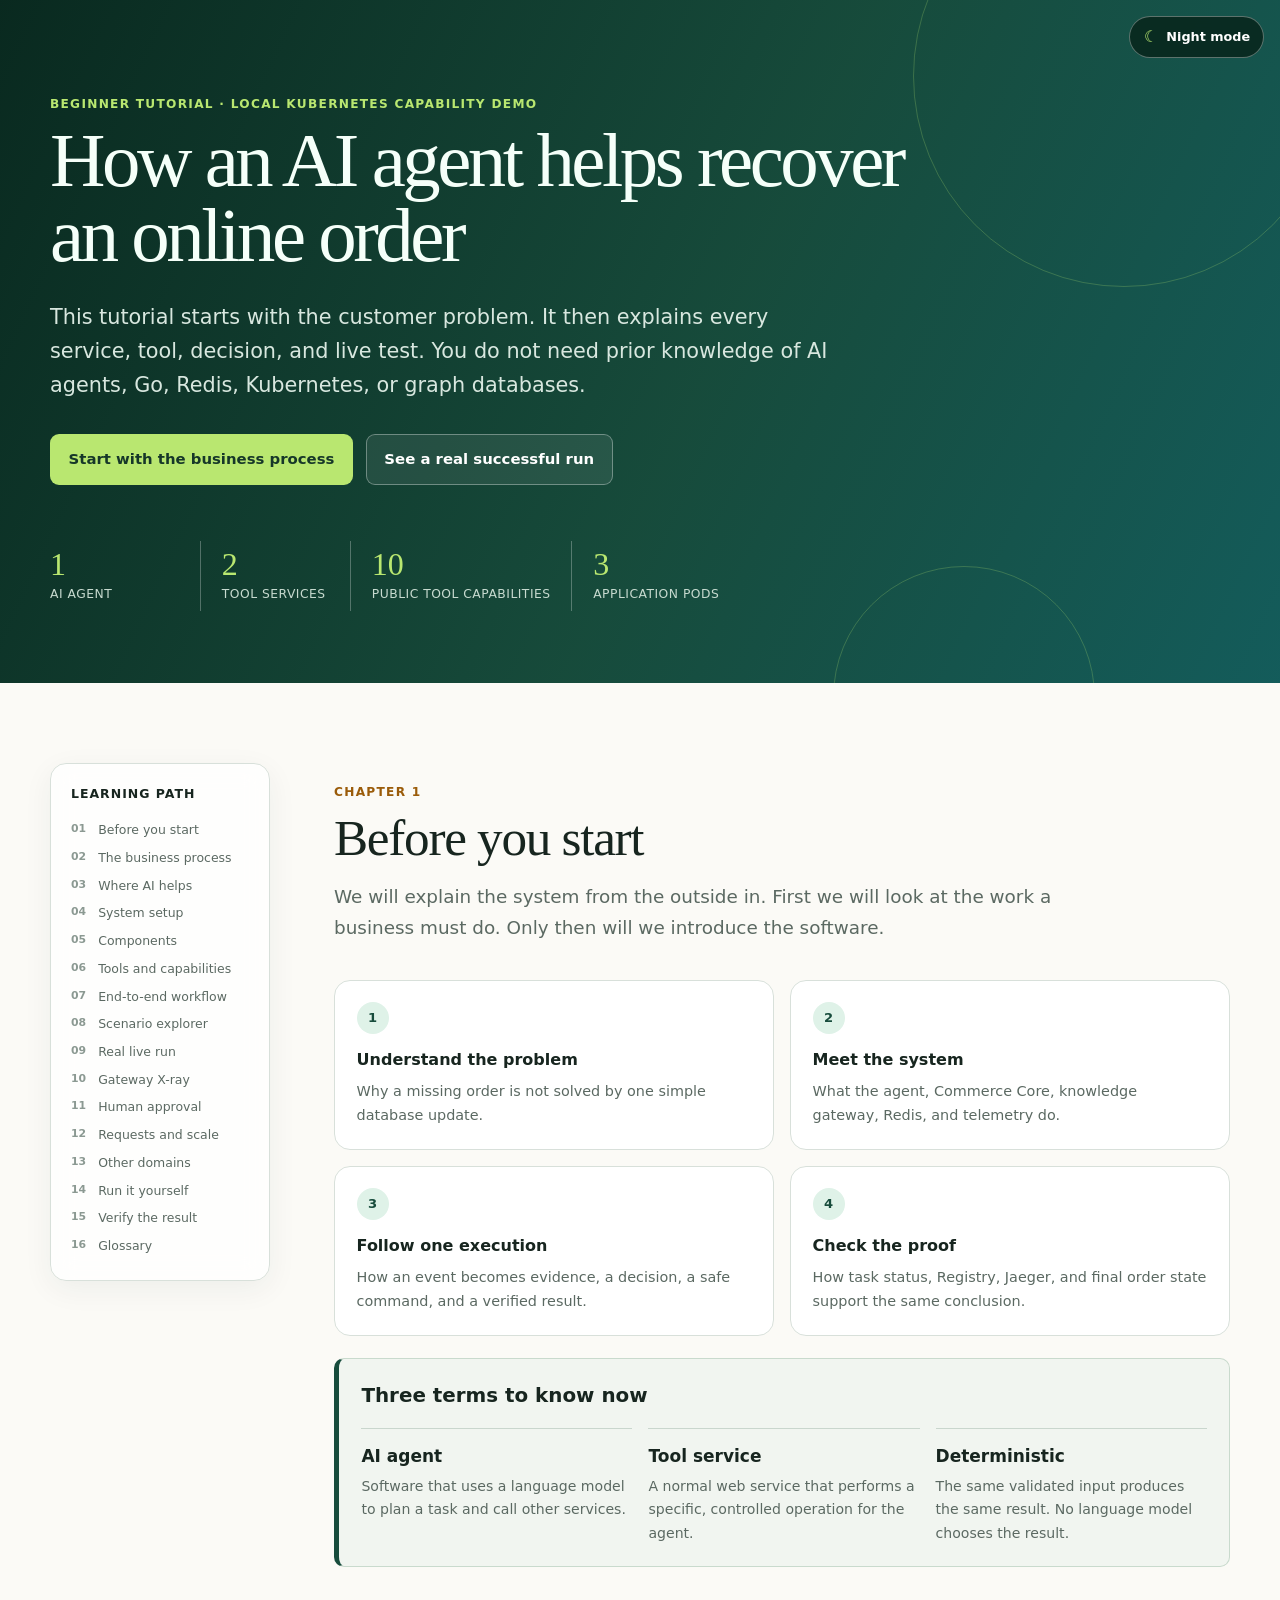
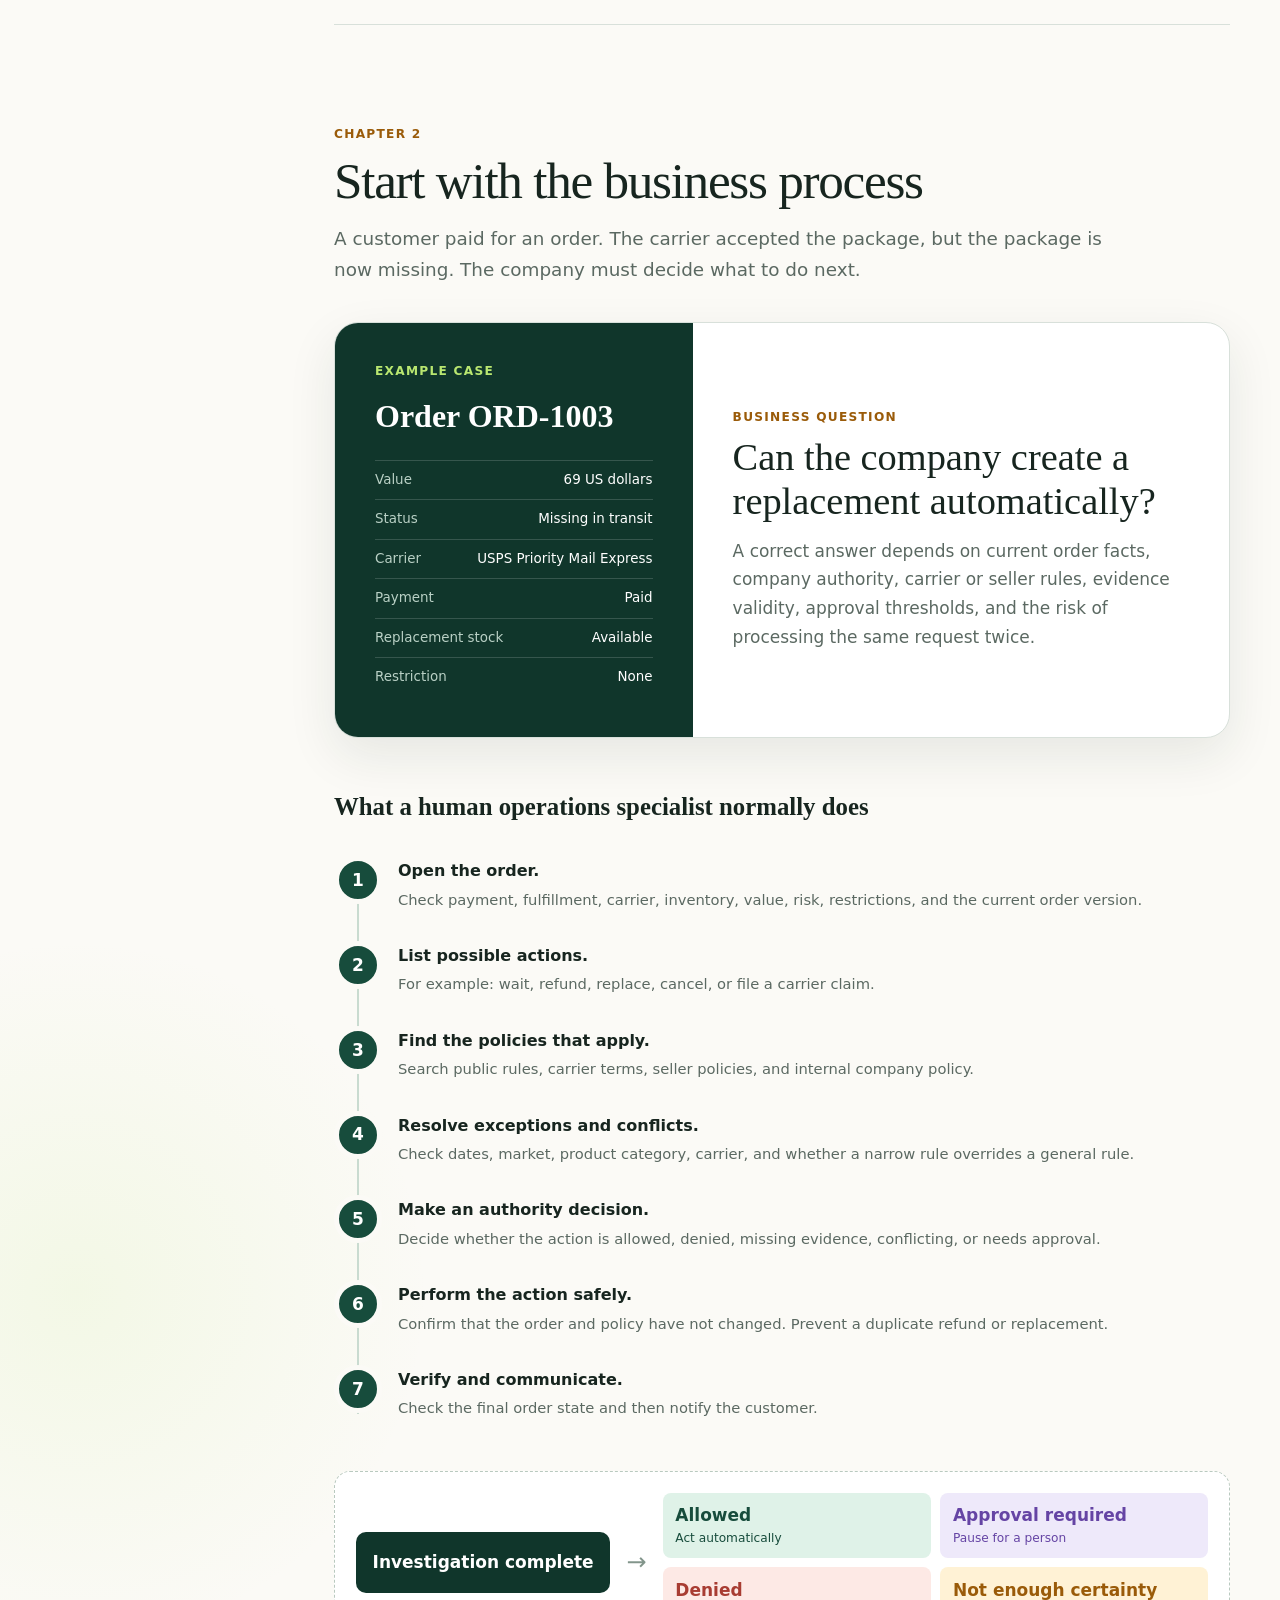
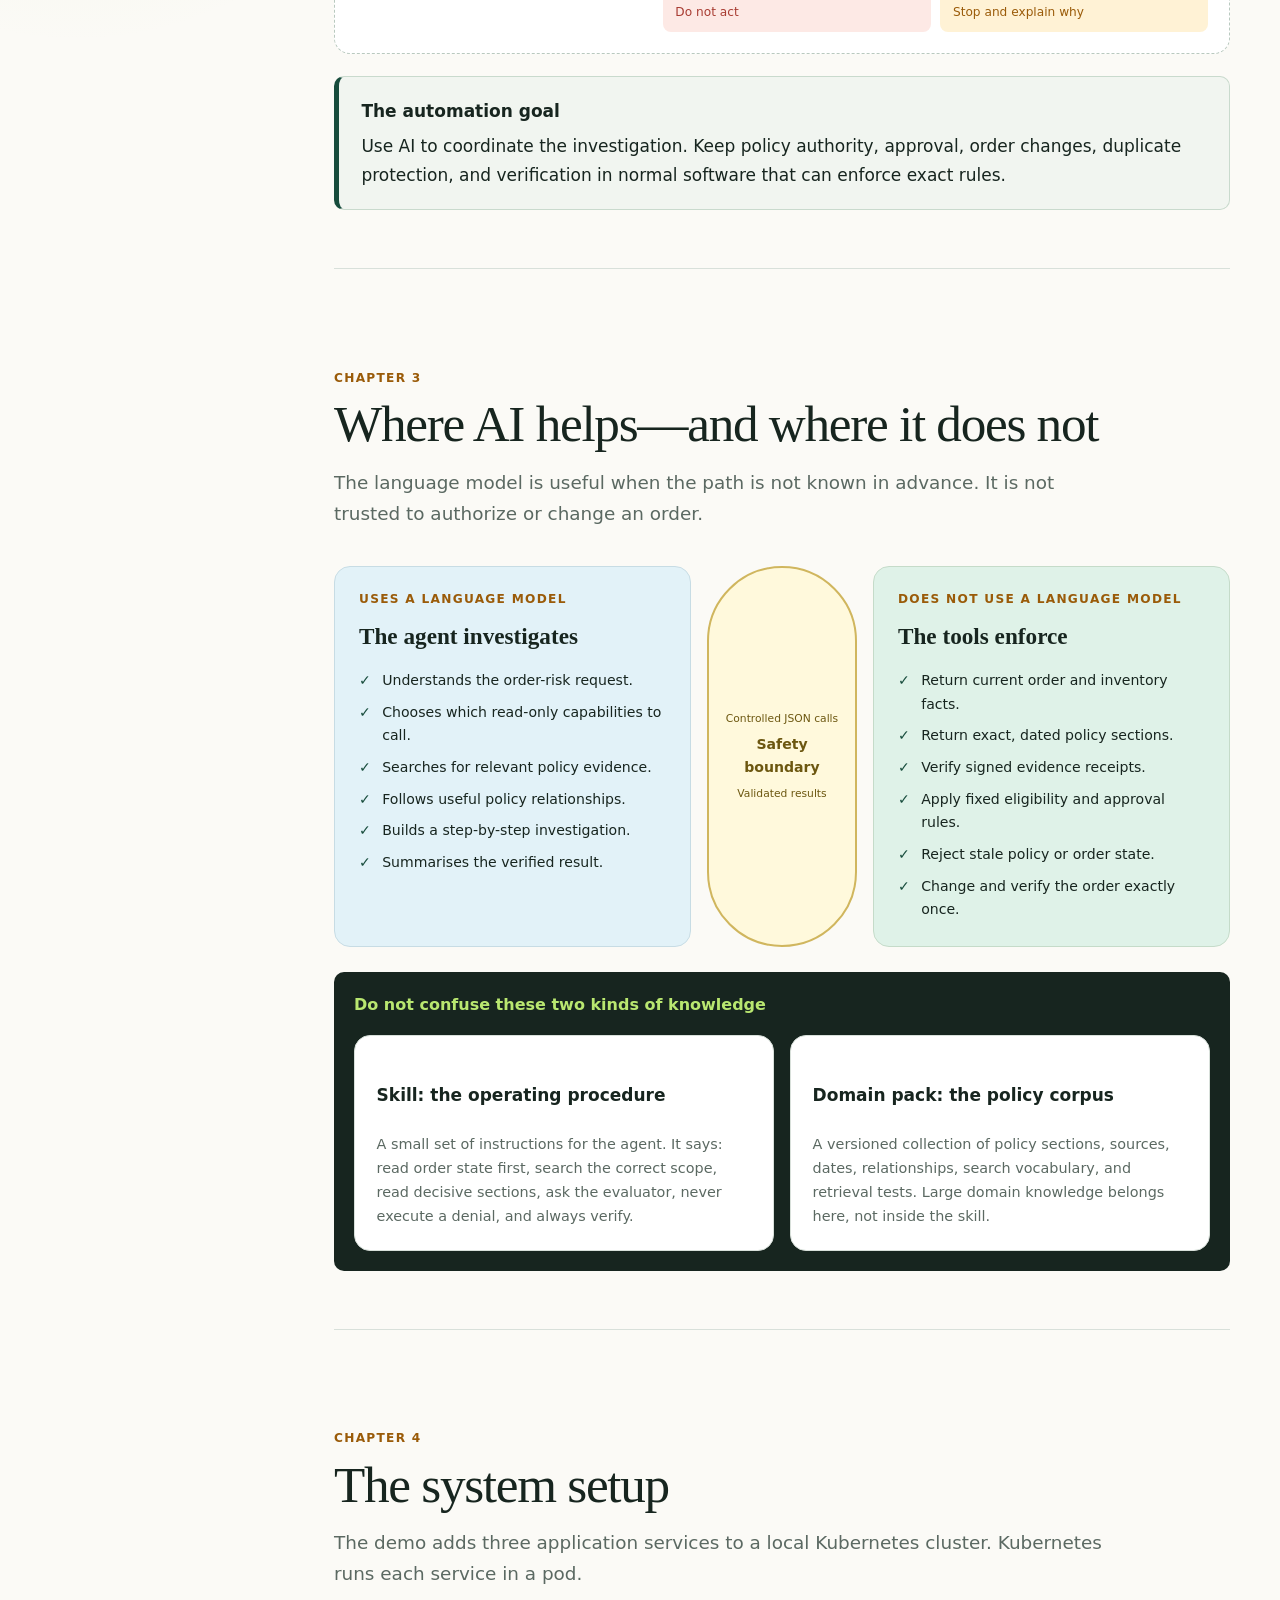
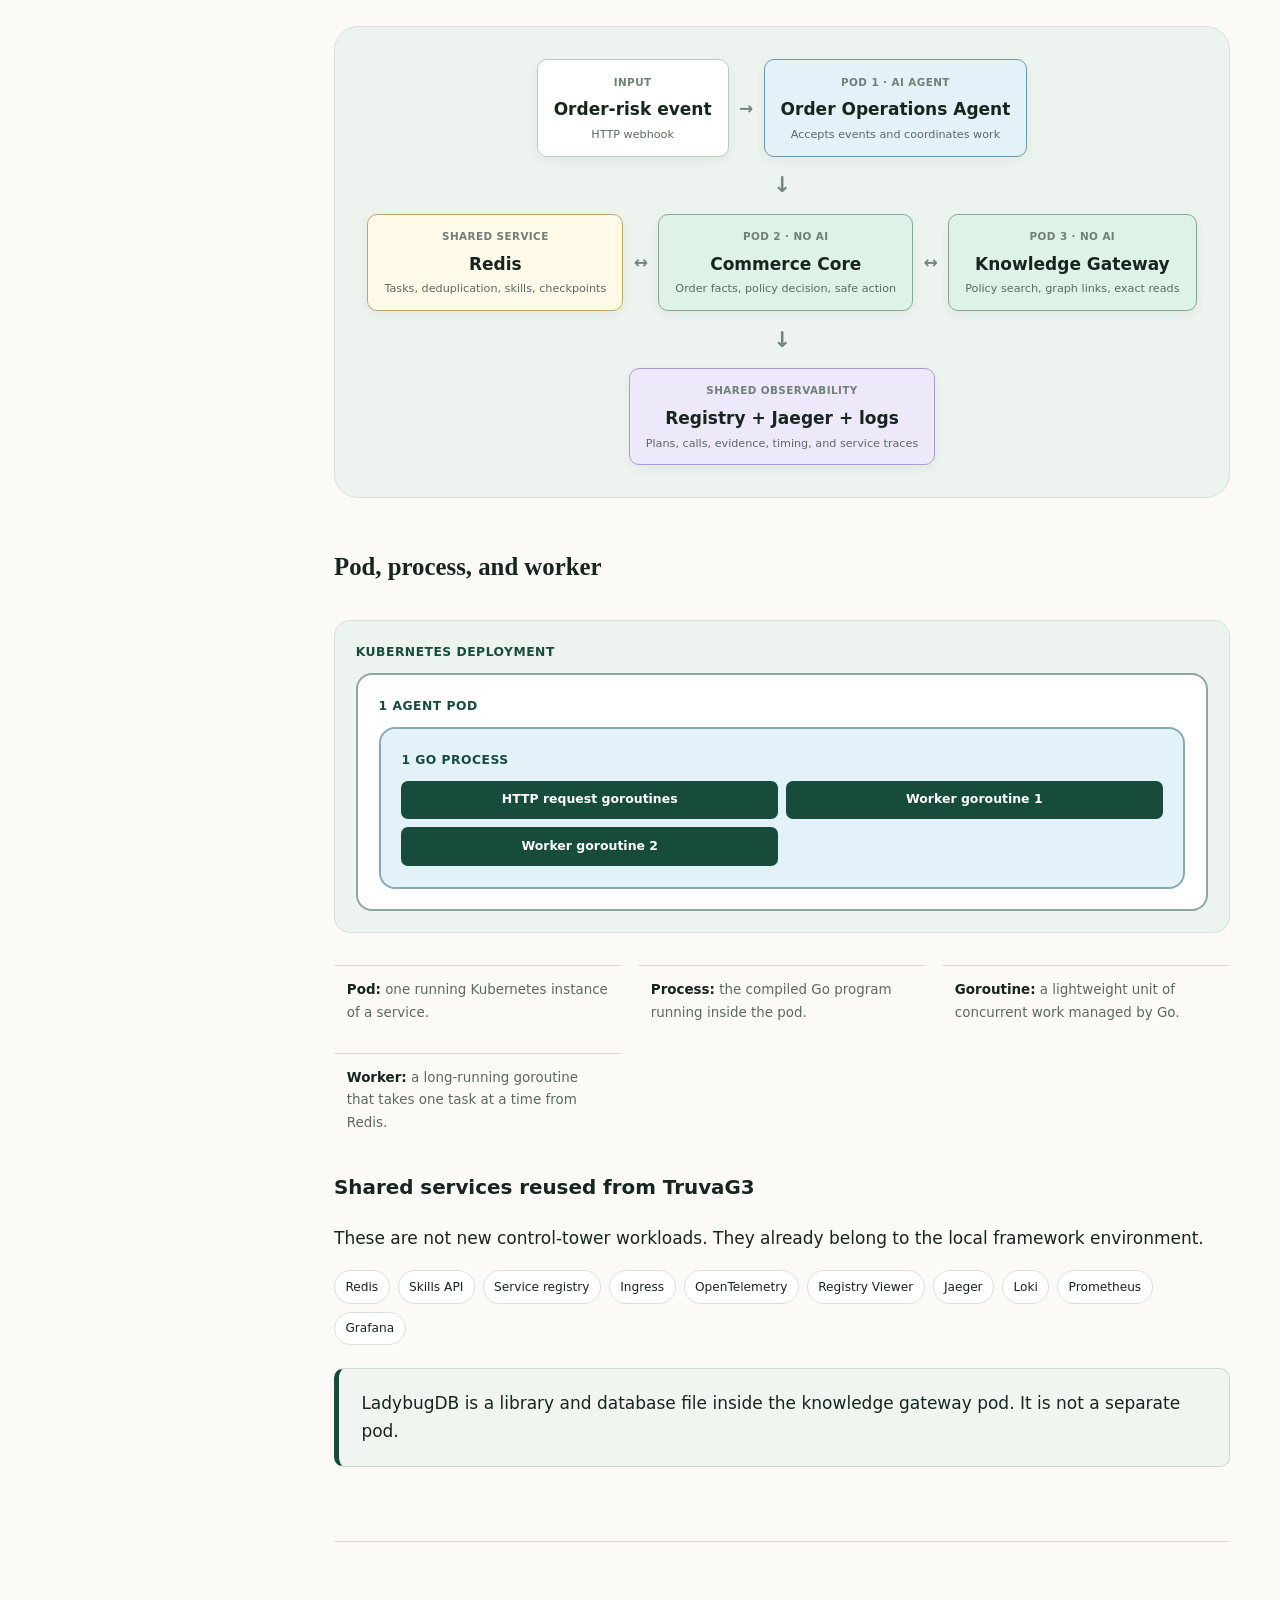
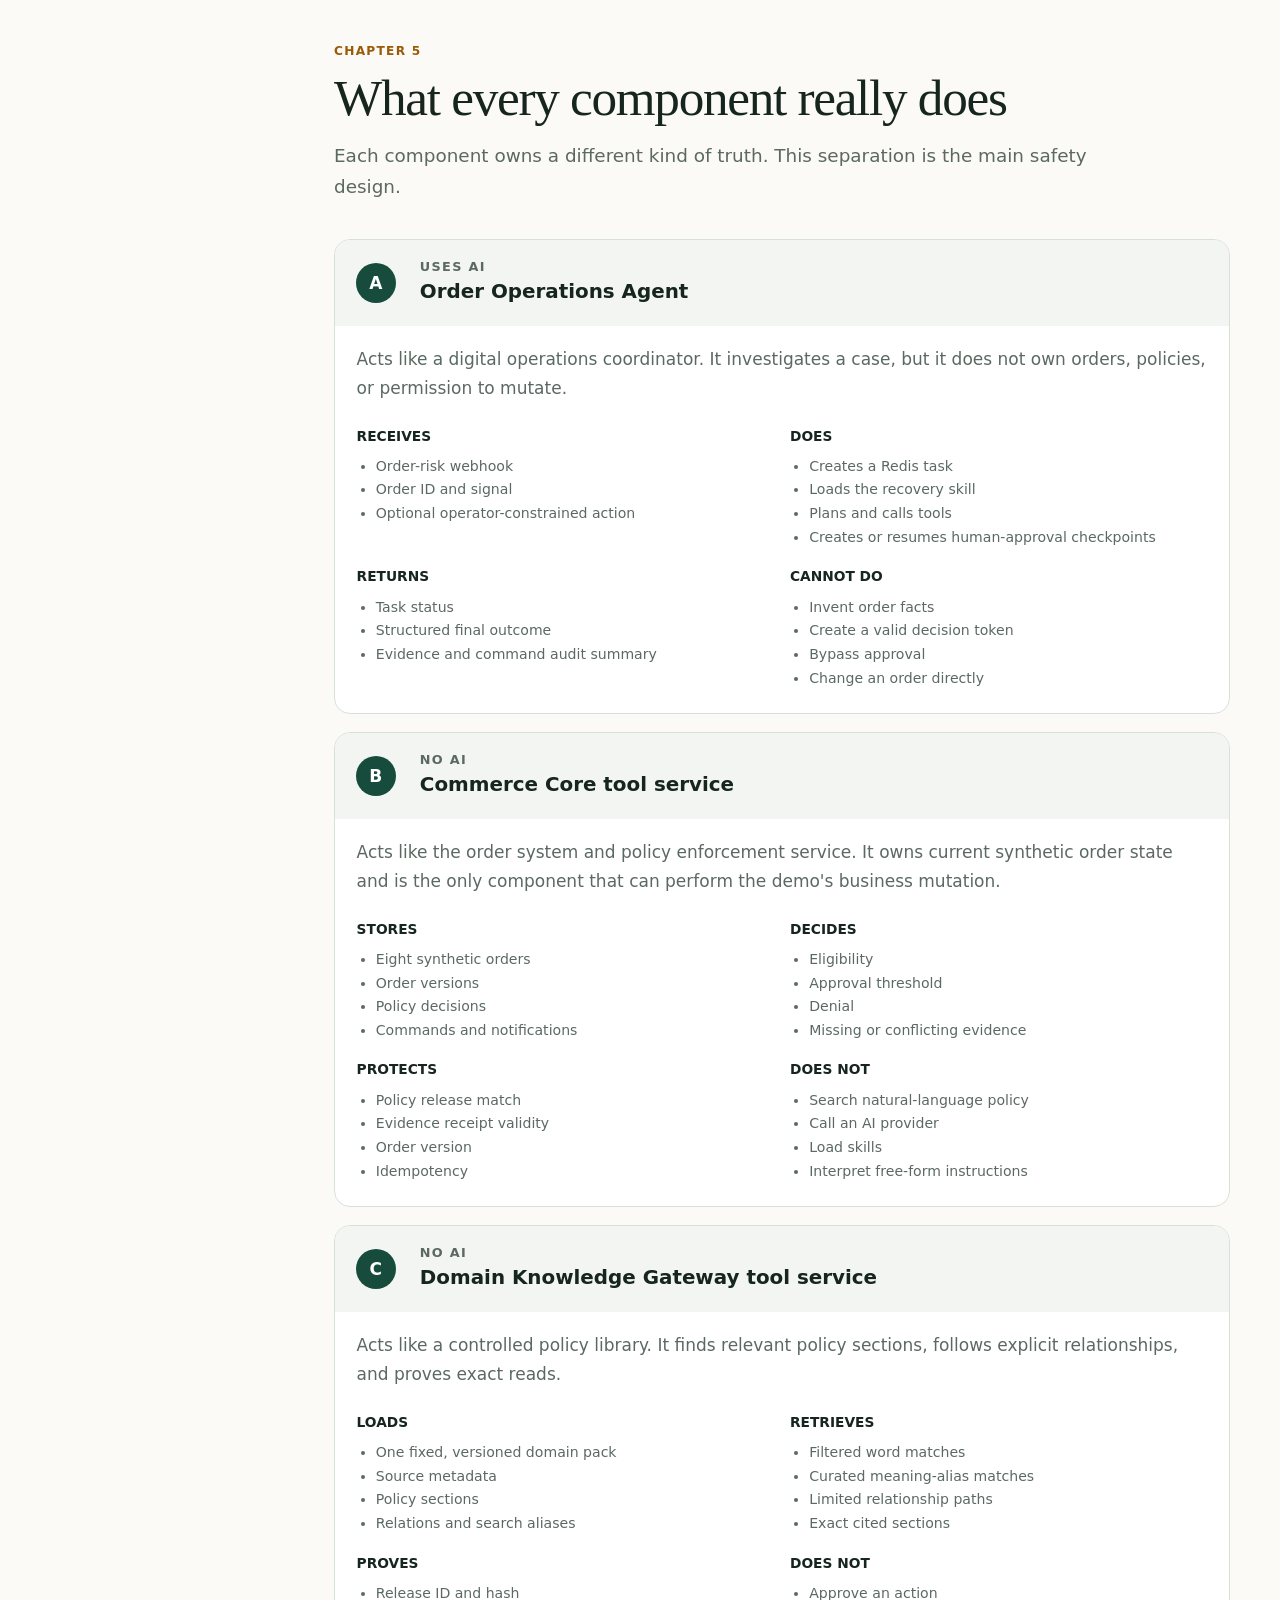
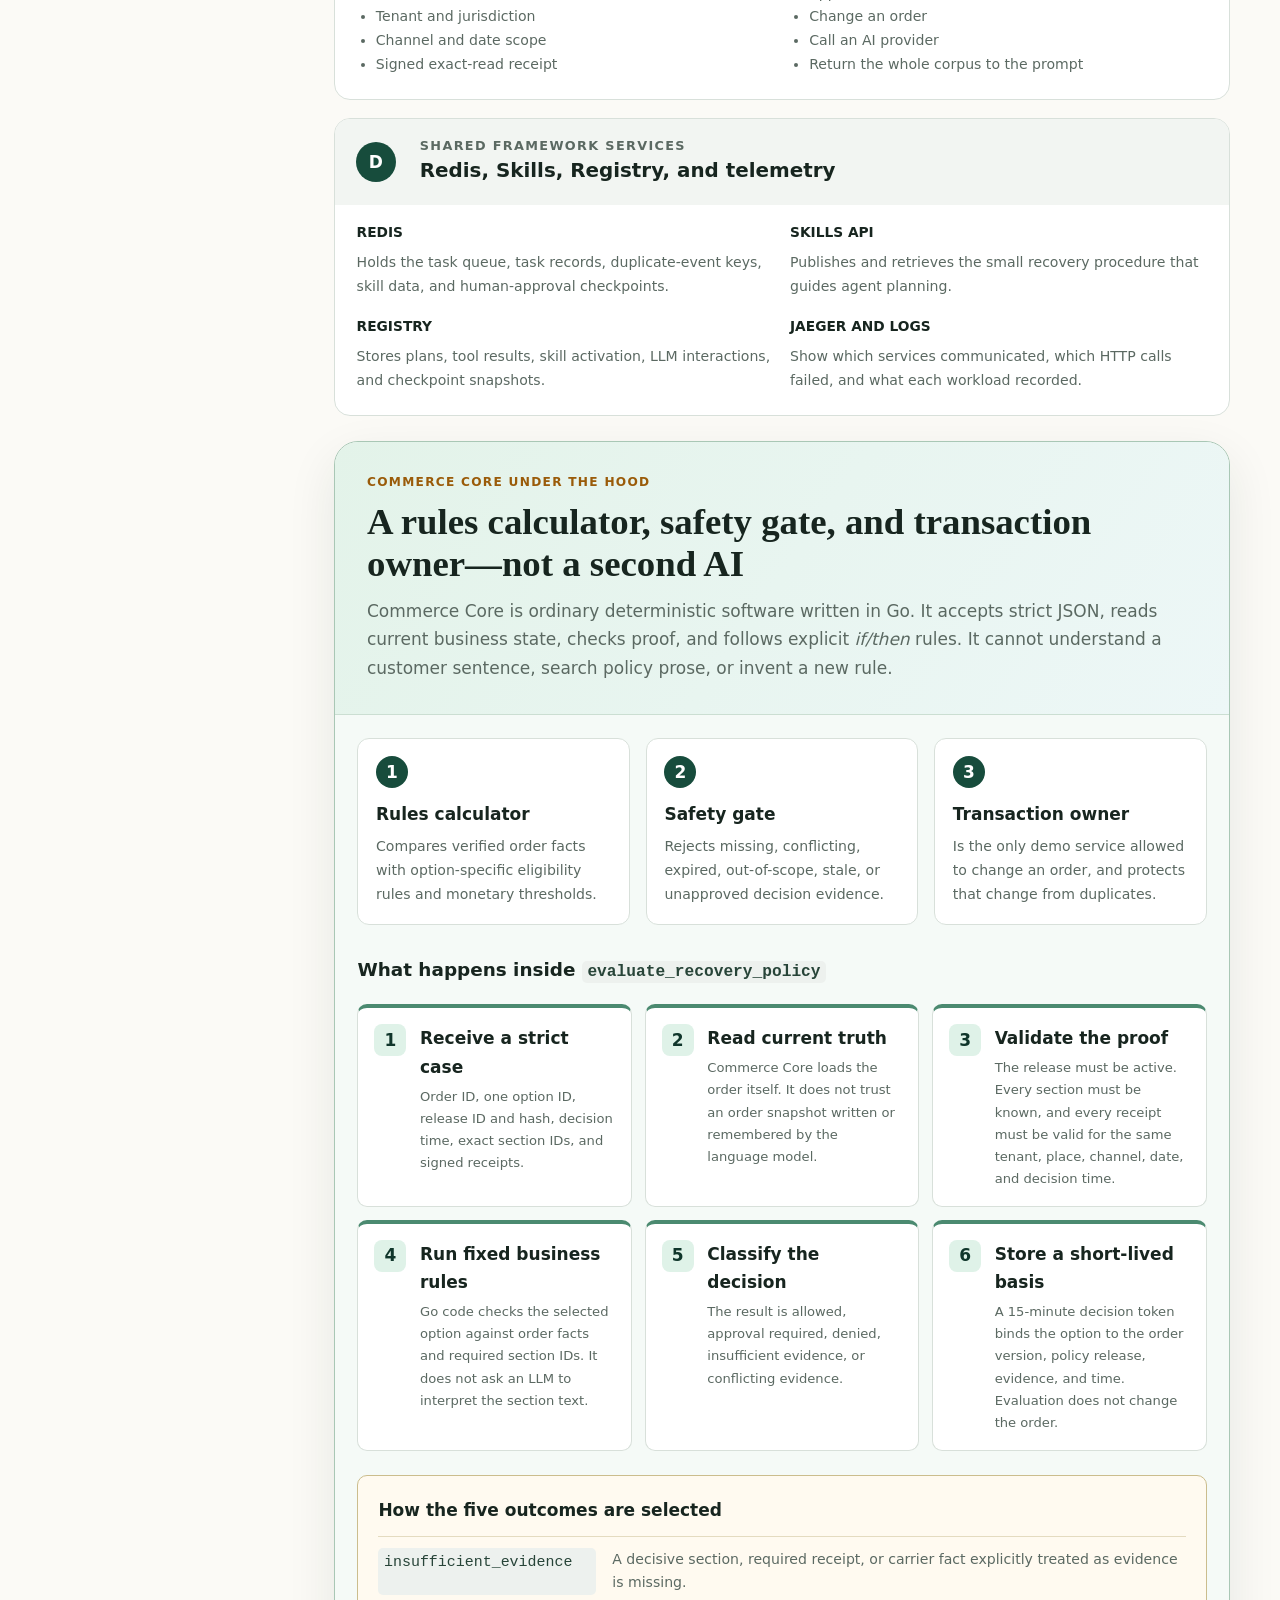
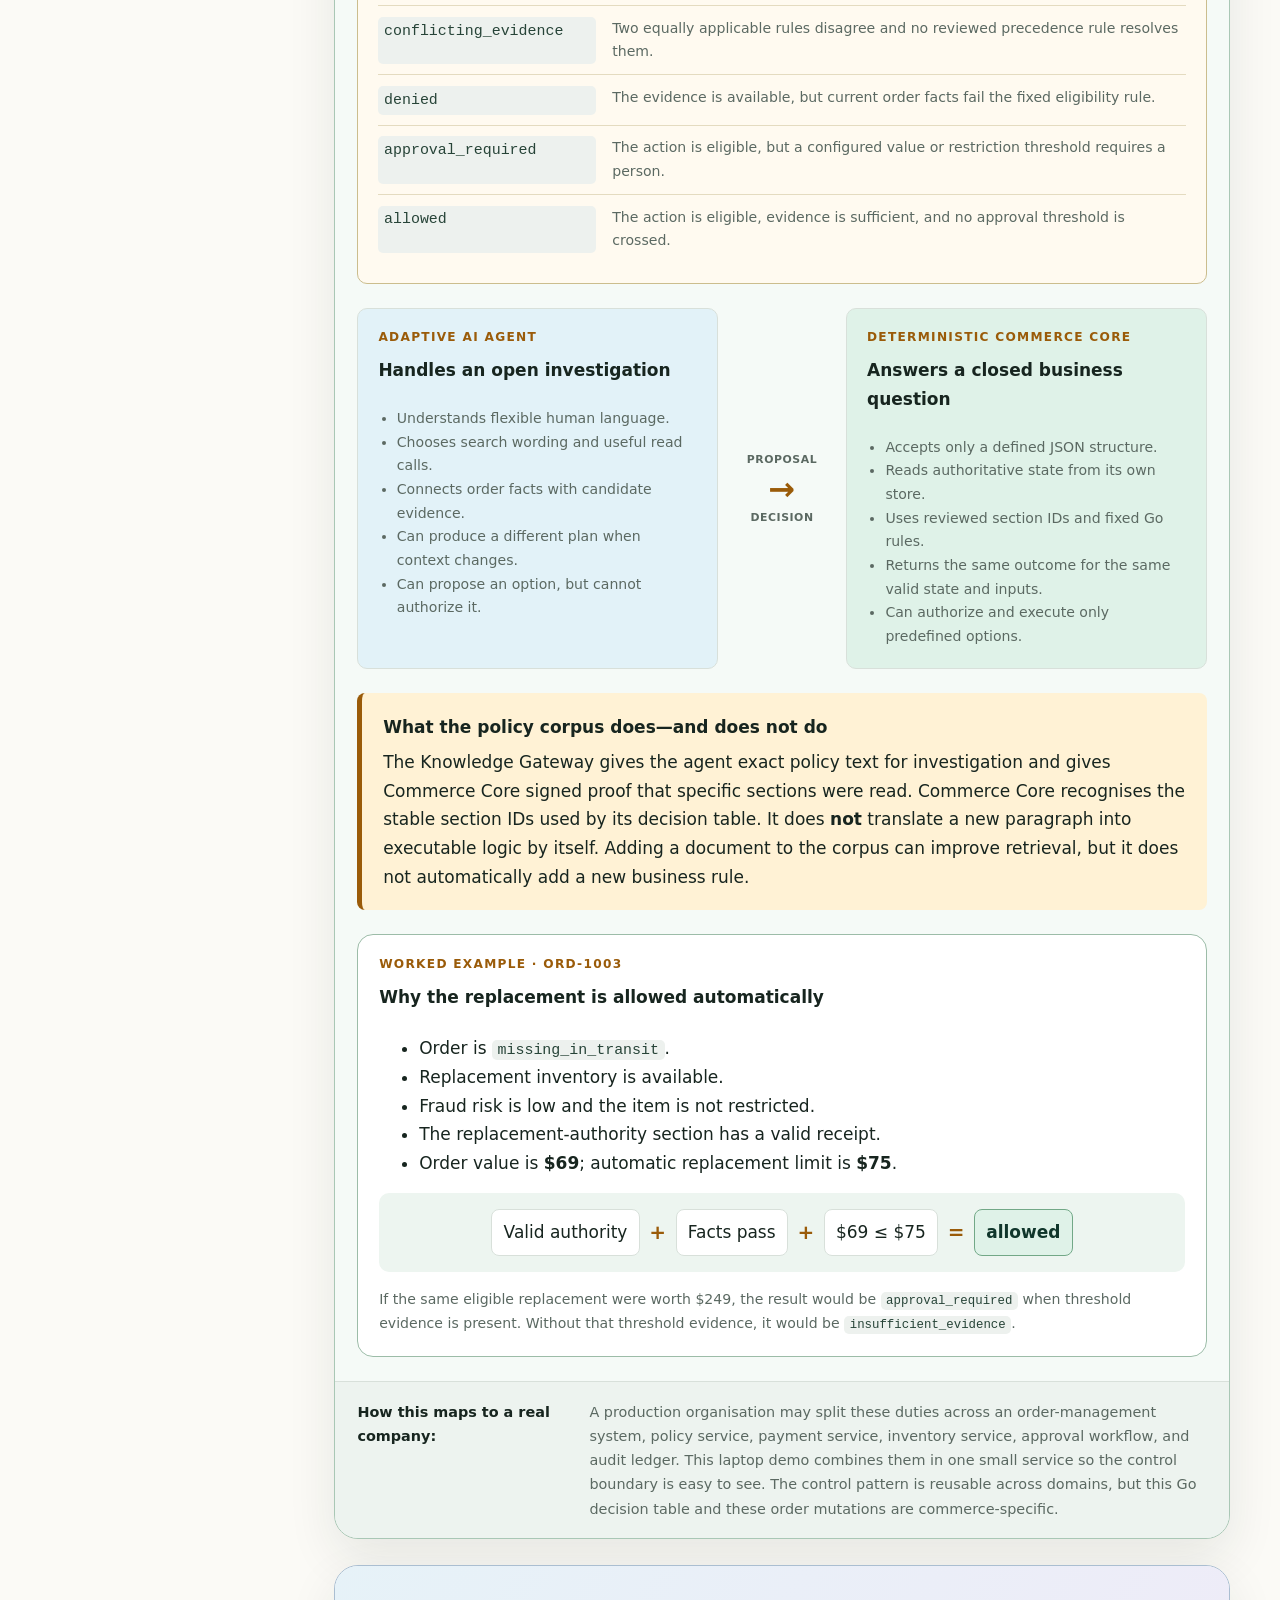
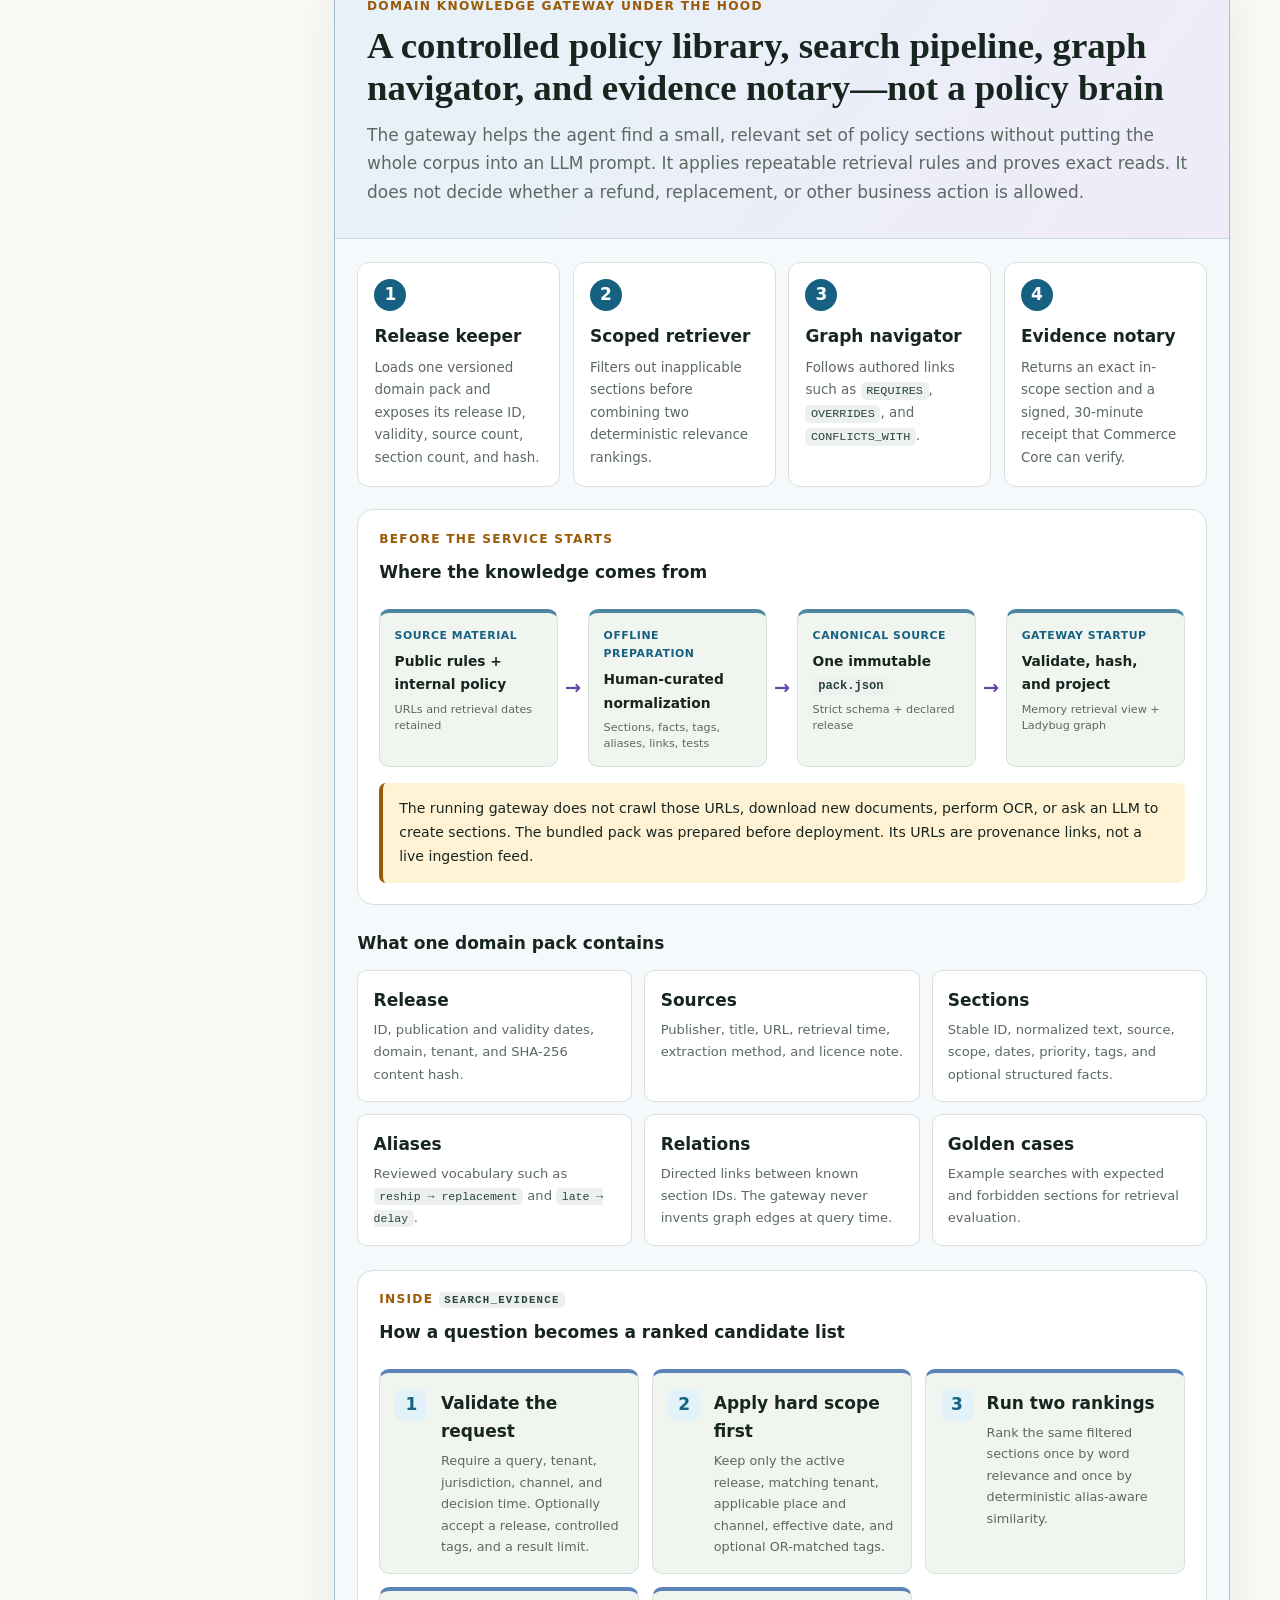
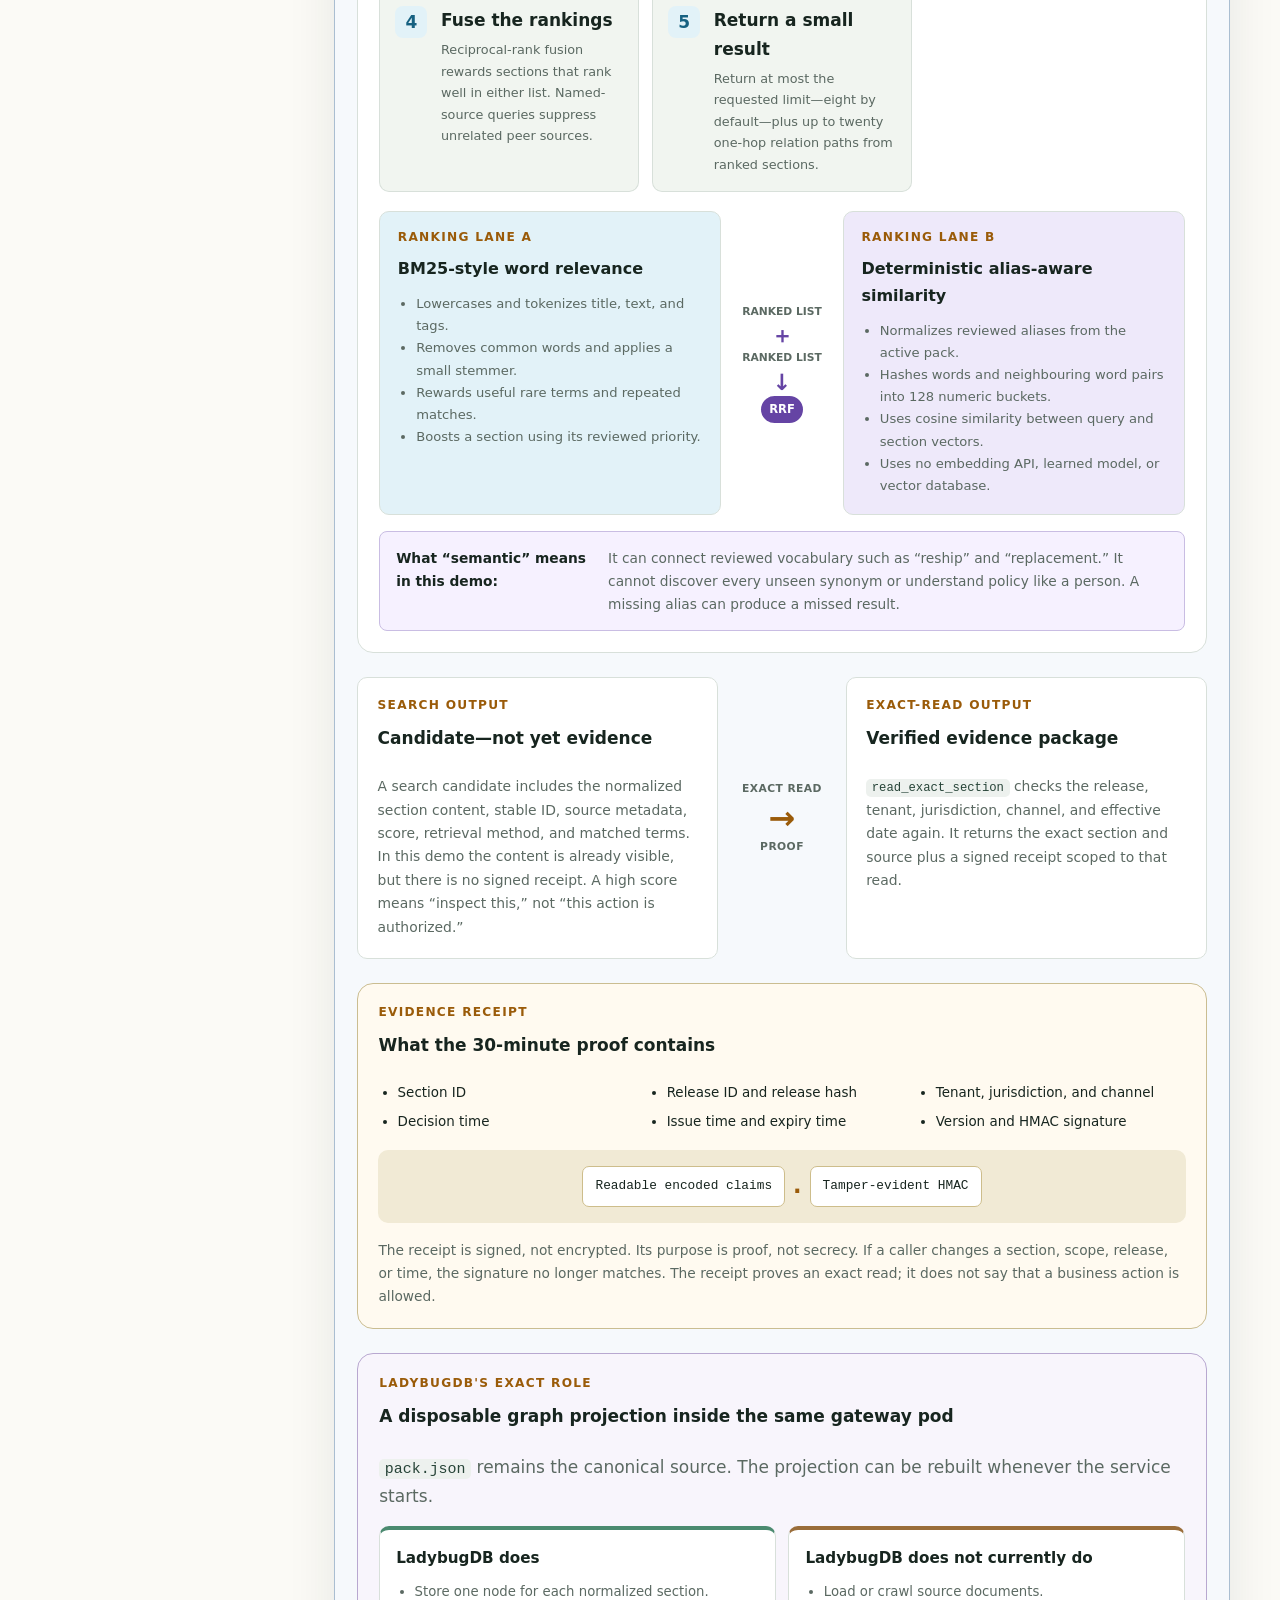
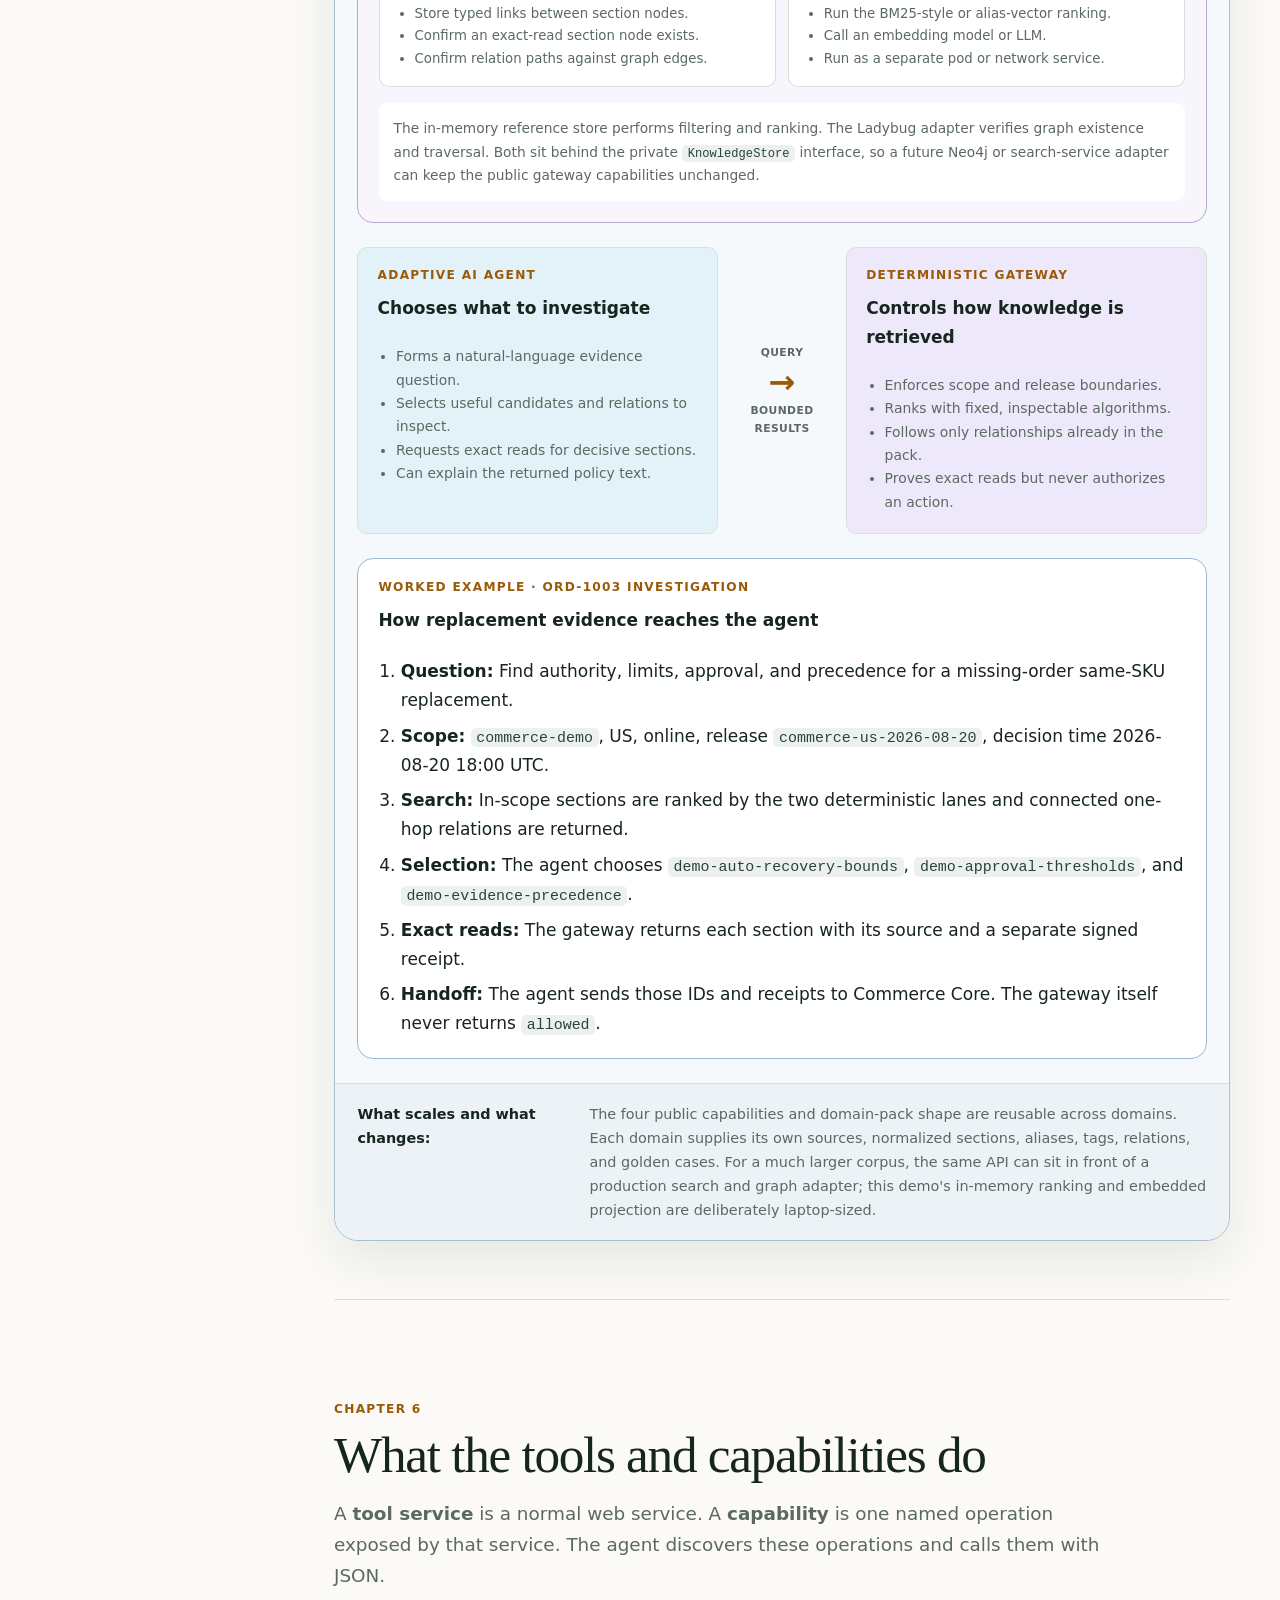
<file: agentic-commerce/docs/tutorial/index.html>
<!doctype html>
<html lang="en">
<head>
  <meta charset="utf-8">
  <meta name="viewport" content="width=device-width, initial-scale=1">
  <meta name="description" content="A beginner-friendly tutorial for the TruvaG3 Agentic Commerce Control Tower capability demo.">
  <title>Agentic Commerce Control Tower — Beginner Tutorial</title>
  <script>
    (function () {
      var theme = "";
      try {
        theme = localStorage.getItem("agentic-commerce-tutorial-theme") || "";
      } catch (error) {
        theme = "";
      }
      if (theme !== "light" && theme !== "dark") {
        theme = window.matchMedia && window.matchMedia("(prefers-color-scheme: dark)").matches
          ? "dark"
          : "light";
      }
      document.documentElement.setAttribute("data-theme", theme);
    })();
  </script>
  <link rel="icon" href="data:,">
  <link rel="stylesheet" href="tutorial.css">
  <script src="tutorial.js?v=2" defer></script>
</head>
<body>
  <a class="skip-link" href="#main-content">Skip to the tutorial</a>

  <header class="hero">
    <div class="hero-inner">
      <button id="theme-toggle" class="theme-toggle" type="button" aria-pressed="false">
        <span class="theme-icon theme-moon" aria-hidden="true">☾</span>
        <span class="theme-icon theme-sun" aria-hidden="true">☀</span>
        <span id="theme-toggle-label">Night mode</span>
      </button>
      <p class="eyebrow">Beginner tutorial · Local Kubernetes capability demo</p>
      <h1>How an AI agent helps recover an online order</h1>
      <p class="hero-summary">
        This tutorial starts with the customer problem. It then explains every
        service, tool, decision, and live test. You do not need prior knowledge
        of AI agents, Go, Redis, Kubernetes, or graph databases.
      </p>
      <div class="hero-actions">
        <a class="button primary" href="#business-process">Start with the business process</a>
        <a class="button secondary" href="#live-run">See a real successful run</a>
      </div>
      <ul class="hero-facts" aria-label="Tutorial scope">
        <li><strong>1</strong><span>AI agent</span></li>
        <li><strong>2</strong><span>tool services</span></li>
        <li><strong>10</strong><span>public tool capabilities</span></li>
        <li><strong>3</strong><span>application pods</span></li>
      </ul>
    </div>
  </header>

  <div class="page-shell">
    <aside class="lesson-nav" aria-label="Tutorial chapters">
      <p class="lesson-nav-title">Learning path</p>
      <ol>
        <li><a href="#before-you-start">Before you start</a></li>
        <li><a href="#business-process">The business process</a></li>
        <li><a href="#automation-boundary">Where AI helps</a></li>
        <li><a href="#system-setup">System setup</a></li>
        <li><a href="#components">Components</a></li>
        <li><a href="#tools">Tools and capabilities</a></li>
        <li><a href="#workflow">End-to-end workflow</a></li>
        <li><a href="#scenarios">Scenario explorer</a></li>
        <li><a href="#live-run">Real live run</a></li>
        <li><a href="gateway-xray.html">Gateway X-ray</a></li>
        <li><a href="#human-approval">Human approval</a></li>
        <li><a href="#scale">Requests and scale</a></li>
        <li><a href="#other-domains">Other domains</a></li>
        <li><a href="#hands-on">Run it yourself</a></li>
        <li><a href="#observability">Verify the result</a></li>
        <li><a href="#glossary">Glossary</a></li>
      </ol>
    </aside>

    <main id="main-content">
      <section id="before-you-start" class="chapter intro-chapter">
        <p class="chapter-number">Chapter 1</p>
        <h2>Before you start</h2>
        <p class="lead">
          We will explain the system from the outside in. First we will look at
          the work a business must do. Only then will we introduce the software.
        </p>

        <div class="learning-grid">
          <article>
            <span class="learning-number">1</span>
            <h3>Understand the problem</h3>
            <p>Why a missing order is not solved by one simple database update.</p>
          </article>
          <article>
            <span class="learning-number">2</span>
            <h3>Meet the system</h3>
            <p>What the agent, Commerce Core, knowledge gateway, Redis, and telemetry do.</p>
          </article>
          <article>
            <span class="learning-number">3</span>
            <h3>Follow one execution</h3>
            <p>How an event becomes evidence, a decision, a safe command, and a verified result.</p>
          </article>
          <article>
            <span class="learning-number">4</span>
            <h3>Check the proof</h3>
            <p>How task status, Registry, Jaeger, and final order state support the same conclusion.</p>
          </article>
        </div>

        <div class="plain-note">
          <h3>Three terms to know now</h3>
          <dl class="starter-terms">
            <div>
              <dt>AI agent</dt>
              <dd>Software that uses a language model to plan a task and call other services.</dd>
            </div>
            <div>
              <dt>Tool service</dt>
              <dd>A normal web service that performs a specific, controlled operation for the agent.</dd>
            </div>
            <div>
              <dt>Deterministic</dt>
              <dd>The same validated input produces the same result. No language model chooses the result.</dd>
            </div>
          </dl>
        </div>
      </section>

      <section id="business-process" class="chapter">
        <p class="chapter-number">Chapter 2</p>
        <h2>Start with the business process</h2>
        <p class="lead">
          A customer paid for an order. The carrier accepted the package, but
          the package is now missing. The company must decide what to do next.
        </p>

        <article class="story-card" aria-labelledby="story-title">
          <div class="story-order">
            <p class="mini-label">Example case</p>
            <h3 id="story-title">Order ORD-1003</h3>
            <dl>
              <div><dt>Value</dt><dd>69 US dollars</dd></div>
              <div><dt>Status</dt><dd>Missing in transit</dd></div>
              <div><dt>Carrier</dt><dd>USPS Priority Mail Express</dd></div>
              <div><dt>Payment</dt><dd>Paid</dd></div>
              <div><dt>Replacement stock</dt><dd>Available</dd></div>
              <div><dt>Restriction</dt><dd>None</dd></div>
            </dl>
          </div>
          <div class="story-question">
            <p class="mini-label">Business question</p>
            <p class="big-question">Can the company create a replacement automatically?</p>
            <p>
              A correct answer depends on current order facts, company authority,
              carrier or seller rules, evidence validity, approval thresholds,
              and the risk of processing the same request twice.
            </p>
          </div>
        </article>

        <h3 class="section-heading">What a human operations specialist normally does</h3>
        <ol class="business-timeline">
          <li>
            <span class="timeline-number">1</span>
            <div><strong>Open the order.</strong><p>Check payment, fulfillment, carrier, inventory, value, risk, restrictions, and the current order version.</p></div>
          </li>
          <li>
            <span class="timeline-number">2</span>
            <div><strong>List possible actions.</strong><p>For example: wait, refund, replace, cancel, or file a carrier claim.</p></div>
          </li>
          <li>
            <span class="timeline-number">3</span>
            <div><strong>Find the policies that apply.</strong><p>Search public rules, carrier terms, seller policies, and internal company policy.</p></div>
          </li>
          <li>
            <span class="timeline-number">4</span>
            <div><strong>Resolve exceptions and conflicts.</strong><p>Check dates, market, product category, carrier, and whether a narrow rule overrides a general rule.</p></div>
          </li>
          <li>
            <span class="timeline-number">5</span>
            <div><strong>Make an authority decision.</strong><p>Decide whether the action is allowed, denied, missing evidence, conflicting, or needs approval.</p></div>
          </li>
          <li>
            <span class="timeline-number">6</span>
            <div><strong>Perform the action safely.</strong><p>Confirm that the order and policy have not changed. Prevent a duplicate refund or replacement.</p></div>
          </li>
          <li>
            <span class="timeline-number">7</span>
            <div><strong>Verify and communicate.</strong><p>Check the final order state and then notify the customer.</p></div>
          </li>
        </ol>

        <div class="decision-road" role="img" aria-label="The business process can end in automatic action, human approval, denial, or safe abstention">
          <div class="decision-start">Investigation complete</div>
          <div class="road-arrow" aria-hidden="true">→</div>
          <div class="decision-branches">
            <div class="branch good"><strong>Allowed</strong><span>Act automatically</span></div>
            <div class="branch human"><strong>Approval required</strong><span>Pause for a person</span></div>
            <div class="branch stop"><strong>Denied</strong><span>Do not act</span></div>
            <div class="branch caution"><strong>Not enough certainty</strong><span>Stop and explain why</span></div>
          </div>
        </div>

        <div class="key-message">
          <strong>The automation goal</strong>
          <p>
            Use AI to coordinate the investigation. Keep policy authority,
            approval, order changes, duplicate protection, and verification in
            normal software that can enforce exact rules.
          </p>
        </div>
      </section>

      <section id="automation-boundary" class="chapter">
        <p class="chapter-number">Chapter 3</p>
        <h2>Where AI helps—and where it does not</h2>
        <p class="lead">
          The language model is useful when the path is not known in advance.
          It is not trusted to authorize or change an order.
        </p>

        <div class="boundary-visual">
          <article class="boundary-side ai-side">
            <p class="mini-label">Uses a language model</p>
            <h3>The agent investigates</h3>
            <ul class="check-list">
              <li>Understands the order-risk request.</li>
              <li>Chooses which read-only capabilities to call.</li>
              <li>Searches for relevant policy evidence.</li>
              <li>Follows useful policy relationships.</li>
              <li>Builds a step-by-step investigation.</li>
              <li>Summarises the verified result.</li>
            </ul>
          </article>

          <div class="boundary-gate" aria-label="Deterministic control boundary">
            <span>Controlled JSON calls</span>
            <strong>Safety boundary</strong>
            <span>Validated results</span>
          </div>

          <article class="boundary-side rules-side">
            <p class="mini-label">Does not use a language model</p>
            <h3>The tools enforce</h3>
            <ul class="check-list">
              <li>Return current order and inventory facts.</li>
              <li>Return exact, dated policy sections.</li>
              <li>Verify signed evidence receipts.</li>
              <li>Apply fixed eligibility and approval rules.</li>
              <li>Reject stale policy or order state.</li>
              <li>Change and verify the order exactly once.</li>
            </ul>
          </article>
        </div>

        <div class="do-not-confuse">
          <h3>Do not confuse these two kinds of knowledge</h3>
          <div class="compare-grid">
            <article>
              <h4>Skill: the operating procedure</h4>
              <p>
                A small set of instructions for the agent. It says: read order
                state first, search the correct scope, read decisive sections,
                ask the evaluator, never execute a denial, and always verify.
              </p>
            </article>
            <article>
              <h4>Domain pack: the policy corpus</h4>
              <p>
                A versioned collection of policy sections, sources, dates,
                relationships, search vocabulary, and retrieval tests. Large
                domain knowledge belongs here, not inside the skill.
              </p>
            </article>
          </div>
        </div>
      </section>

      <section id="system-setup" class="chapter">
        <p class="chapter-number">Chapter 4</p>
        <h2>The system setup</h2>
        <p class="lead">
          The demo adds three application services to a local Kubernetes
          cluster. Kubernetes runs each service in a pod.
        </p>

        <div class="system-map" role="img" aria-label="Order events enter the agent. The agent uses Redis and calls Commerce Core and Domain Knowledge Gateway. All three send telemetry to Registry and Jaeger.">
          <div class="map-row entrance-row">
            <div class="map-node external"><span class="node-type">Input</span><strong>Order-risk event</strong><small>HTTP webhook</small></div>
            <span class="map-arrow" aria-hidden="true">→</span>
            <div class="map-node agent-node"><span class="node-type">Pod 1 · AI agent</span><strong>Order Operations Agent</strong><small>Accepts events and coordinates work</small></div>
          </div>
          <div class="map-connector" aria-hidden="true">↓</div>
          <div class="map-row service-row">
            <div class="map-node shared-node"><span class="node-type">Shared service</span><strong>Redis</strong><small>Tasks, deduplication, skills, checkpoints</small></div>
            <span class="map-arrow two-way" aria-hidden="true">↔</span>
            <div class="map-node tool-node"><span class="node-type">Pod 2 · No AI</span><strong>Commerce Core</strong><small>Order facts, policy decision, safe action</small></div>
            <span class="map-arrow two-way" aria-hidden="true">↔</span>
            <div class="map-node tool-node"><span class="node-type">Pod 3 · No AI</span><strong>Knowledge Gateway</strong><small>Policy search, graph links, exact reads</small></div>
          </div>
          <div class="map-connector" aria-hidden="true">↓</div>
          <div class="map-row telemetry-row">
            <div class="map-node observe-node"><span class="node-type">Shared observability</span><strong>Registry + Jaeger + logs</strong><small>Plans, calls, evidence, timing, and service traces</small></div>
          </div>
        </div>

        <h3 class="section-heading">Pod, process, and worker</h3>
        <div class="containment-diagram" role="img" aria-label="A Kubernetes deployment creates an agent pod. The pod runs one Go process. The process contains HTTP handlers and two task worker goroutines.">
          <div class="containment deployment-box">
            <span>Kubernetes Deployment</span>
            <div class="containment pod-box">
              <span>1 agent pod</span>
              <div class="containment process-box">
                <span>1 Go process</span>
                <div class="goroutine-grid">
                  <div>HTTP request goroutines</div>
                  <div>Worker goroutine 1</div>
                  <div>Worker goroutine 2</div>
                </div>
              </div>
            </div>
          </div>
        </div>
        <ul class="simple-definitions">
          <li><strong>Pod:</strong> one running Kubernetes instance of a service.</li>
          <li><strong>Process:</strong> the compiled Go program running inside the pod.</li>
          <li><strong>Goroutine:</strong> a lightweight unit of concurrent work managed by Go.</li>
          <li><strong>Worker:</strong> a long-running goroutine that takes one task at a time from Redis.</li>
        </ul>

        <div class="shared-services">
          <h3>Shared services reused from TruvaG3</h3>
          <p>
            These are not new control-tower workloads. They already belong to
            the local framework environment.
          </p>
          <ul class="tag-list">
            <li>Redis</li><li>Skills API</li><li>Service registry</li><li>Ingress</li>
            <li>OpenTelemetry</li><li>Registry Viewer</li><li>Jaeger</li>
            <li>Loki</li><li>Prometheus</li><li>Grafana</li>
          </ul>
          <p class="small-note">
            LadybugDB is a library and database file inside the knowledge
            gateway pod. It is not a separate pod.
          </p>
        </div>
      </section>

      <section id="components" class="chapter">
        <p class="chapter-number">Chapter 5</p>
        <h2>What every component really does</h2>
        <p class="lead">
          Each component owns a different kind of truth. This separation is the
          main safety design.
        </p>

        <div class="component-stack">
          <article class="component-card agent-component">
            <div class="component-heading">
              <span class="component-index">A</span>
              <div><p class="mini-label">Uses AI</p><h3>Order Operations Agent</h3></div>
            </div>
            <p class="component-purpose">
              Acts like a digital operations coordinator. It investigates a
              case, but it does not own orders, policies, or permission to mutate.
            </p>
            <div class="component-columns">
              <div><h4>Receives</h4><ul><li>Order-risk webhook</li><li>Order ID and signal</li><li>Optional operator-constrained action</li></ul></div>
              <div><h4>Does</h4><ul><li>Creates a Redis task</li><li>Loads the recovery skill</li><li>Plans and calls tools</li><li>Creates or resumes human-approval checkpoints</li></ul></div>
              <div><h4>Returns</h4><ul><li>Task status</li><li>Structured final outcome</li><li>Evidence and command audit summary</li></ul></div>
              <div><h4>Cannot do</h4><ul><li>Invent order facts</li><li>Create a valid decision token</li><li>Bypass approval</li><li>Change an order directly</li></ul></div>
            </div>
          </article>

          <article class="component-card commerce-component">
            <div class="component-heading">
              <span class="component-index">B</span>
              <div><p class="mini-label">No AI</p><h3>Commerce Core tool service</h3></div>
            </div>
            <p class="component-purpose">
              Acts like the order system and policy enforcement service. It owns
              current synthetic order state and is the only component that can
              perform the demo's business mutation.
            </p>
            <div class="component-columns">
              <div><h4>Stores</h4><ul><li>Eight synthetic orders</li><li>Order versions</li><li>Policy decisions</li><li>Commands and notifications</li></ul></div>
              <div><h4>Decides</h4><ul><li>Eligibility</li><li>Approval threshold</li><li>Denial</li><li>Missing or conflicting evidence</li></ul></div>
              <div><h4>Protects</h4><ul><li>Policy release match</li><li>Evidence receipt validity</li><li>Order version</li><li>Idempotency</li></ul></div>
              <div><h4>Does not</h4><ul><li>Search natural-language policy</li><li>Call an AI provider</li><li>Load skills</li><li>Interpret free-form instructions</li></ul></div>
            </div>
          </article>

          <article class="component-card gateway-component">
            <div class="component-heading">
              <span class="component-index">C</span>
              <div><p class="mini-label">No AI</p><h3>Domain Knowledge Gateway tool service</h3></div>
            </div>
            <p class="component-purpose">
              Acts like a controlled policy library. It finds relevant policy
              sections, follows explicit relationships, and proves exact reads.
            </p>
            <div class="component-columns">
              <div><h4>Loads</h4><ul><li>One fixed, versioned domain pack</li><li>Source metadata</li><li>Policy sections</li><li>Relations and search aliases</li></ul></div>
              <div><h4>Retrieves</h4><ul><li>Filtered word matches</li><li>Curated meaning-alias matches</li><li>Limited relationship paths</li><li>Exact cited sections</li></ul></div>
              <div><h4>Proves</h4><ul><li>Release ID and hash</li><li>Tenant and jurisdiction</li><li>Channel and date scope</li><li>Signed exact-read receipt</li></ul></div>
              <div><h4>Does not</h4><ul><li>Approve an action</li><li>Change an order</li><li>Call an AI provider</li><li>Return the whole corpus to the prompt</li></ul></div>
            </div>
          </article>

          <article class="component-card shared-component">
            <div class="component-heading">
              <span class="component-index">D</span>
              <div><p class="mini-label">Shared framework services</p><h3>Redis, Skills, Registry, and telemetry</h3></div>
            </div>
            <div class="component-columns">
              <div><h4>Redis</h4><p>Holds the task queue, task records, duplicate-event keys, skill data, and human-approval checkpoints.</p></div>
              <div><h4>Skills API</h4><p>Publishes and retrieves the small recovery procedure that guides agent planning.</p></div>
              <div><h4>Registry</h4><p>Stores plans, tool results, skill activation, LLM interactions, and checkpoint snapshots.</p></div>
              <div><h4>Jaeger and logs</h4><p>Show which services communicated, which HTTP calls failed, and what each workload recorded.</p></div>
            </div>
          </article>
        </div>

        <section id="commerce-core-explained" class="core-explainer" aria-labelledby="commerce-core-title">
          <div class="core-explainer-heading">
            <p class="mini-label">Commerce Core under the hood</p>
            <h3 id="commerce-core-title">A rules calculator, safety gate, and transaction owner—not a second AI</h3>
            <p>
              Commerce Core is ordinary deterministic software written in Go.
              It accepts strict JSON, reads current business state, checks proof,
              and follows explicit <em>if/then</em> rules. It cannot understand a
              customer sentence, search policy prose, or invent a new rule.
            </p>
          </div>

          <div class="core-role-grid">
            <article>
              <span class="core-role-number">1</span>
              <h4>Rules calculator</h4>
              <p>Compares verified order facts with option-specific eligibility rules and monetary thresholds.</p>
            </article>
            <article>
              <span class="core-role-number">2</span>
              <h4>Safety gate</h4>
              <p>Rejects missing, conflicting, expired, out-of-scope, stale, or unapproved decision evidence.</p>
            </article>
            <article>
              <span class="core-role-number">3</span>
              <h4>Transaction owner</h4>
              <p>Is the only demo service allowed to change an order, and protects that change from duplicates.</p>
            </article>
          </div>

          <h4 class="core-subheading">What happens inside <code>evaluate_recovery_policy</code></h4>
          <ol class="core-decision-pipeline" aria-label="Six deterministic stages inside Commerce Core policy evaluation">
            <li>
              <span>1</span>
              <div><strong>Receive a strict case</strong><p>Order ID, one option ID, release ID and hash, decision time, exact section IDs, and signed receipts.</p></div>
            </li>
            <li>
              <span>2</span>
              <div><strong>Read current truth</strong><p>Commerce Core loads the order itself. It does not trust an order snapshot written or remembered by the language model.</p></div>
            </li>
            <li>
              <span>3</span>
              <div><strong>Validate the proof</strong><p>The release must be active. Every section must be known, and every receipt must be valid for the same tenant, place, channel, date, and decision time.</p></div>
            </li>
            <li>
              <span>4</span>
              <div><strong>Run fixed business rules</strong><p>Go code checks the selected option against order facts and required section IDs. It does not ask an LLM to interpret the section text.</p></div>
            </li>
            <li>
              <span>5</span>
              <div><strong>Classify the decision</strong><p>The result is allowed, approval required, denied, insufficient evidence, or conflicting evidence.</p></div>
            </li>
            <li>
              <span>6</span>
              <div><strong>Store a short-lived basis</strong><p>A 15-minute decision token binds the option to the order version, policy release, evidence, and time. Evaluation does not change the order.</p></div>
            </li>
          </ol>

          <div class="core-outcome-logic">
            <h4>How the five outcomes are selected</h4>
            <div class="core-outcome-row"><code>insufficient_evidence</code><span>A decisive section, required receipt, or carrier fact explicitly treated as evidence is missing.</span></div>
            <div class="core-outcome-row"><code>conflicting_evidence</code><span>Two equally applicable rules disagree and no reviewed precedence rule resolves them.</span></div>
            <div class="core-outcome-row"><code>denied</code><span>The evidence is available, but current order facts fail the fixed eligibility rule.</span></div>
            <div class="core-outcome-row"><code>approval_required</code><span>The action is eligible, but a configured value or restriction threshold requires a person.</span></div>
            <div class="core-outcome-row"><code>allowed</code><span>The action is eligible, evidence is sufficient, and no approval threshold is crossed.</span></div>
          </div>

          <div class="core-ai-comparison">
            <article class="core-ai-side">
              <p class="mini-label">Adaptive AI agent</p>
              <h4>Handles an open investigation</h4>
              <ul>
                <li>Understands flexible human language.</li>
                <li>Chooses search wording and useful read calls.</li>
                <li>Connects order facts with candidate evidence.</li>
                <li>Can produce a different plan when context changes.</li>
                <li>Can propose an option, but cannot authorize it.</li>
              </ul>
            </article>
            <div class="core-comparison-rule" aria-hidden="true">
              <span>proposal</span><strong>→</strong><span>decision</span>
            </div>
            <article class="core-code-side">
              <p class="mini-label">Deterministic Commerce Core</p>
              <h4>Answers a closed business question</h4>
              <ul>
                <li>Accepts only a defined JSON structure.</li>
                <li>Reads authoritative state from its own store.</li>
                <li>Uses reviewed section IDs and fixed Go rules.</li>
                <li>Returns the same outcome for the same valid state and inputs.</li>
                <li>Can authorize and execute only predefined options.</li>
              </ul>
            </article>
          </div>

          <div class="core-policy-truth">
            <h4>What the policy corpus does—and does not do</h4>
            <p>
              The Knowledge Gateway gives the agent exact policy text for
              investigation and gives Commerce Core signed proof that specific
              sections were read. Commerce Core recognises the stable section
              IDs used by its decision table. It does <strong>not</strong>
              translate a new paragraph into executable logic by itself.
              Adding a document to the corpus can improve retrieval, but it does
              not automatically add a new business rule.
            </p>
          </div>

          <div class="core-worked-example">
            <div>
              <p class="mini-label">Worked example · ORD-1003</p>
              <h4>Why the replacement is allowed automatically</h4>
              <ul>
                <li>Order is <code>missing_in_transit</code>.</li>
                <li>Replacement inventory is available.</li>
                <li>Fraud risk is low and the item is not restricted.</li>
                <li>The replacement-authority section has a valid receipt.</li>
                <li>Order value is <strong>$69</strong>; automatic replacement limit is <strong>$75</strong>.</li>
              </ul>
            </div>
            <div class="core-equation" aria-label="For order ORD-1003, valid authority plus satisfied facts plus value below the threshold produces an allowed result">
              <span>Valid authority</span><b>+</b><span>Facts pass</span><b>+</b><span>$69 ≤ $75</span><b>=</b><strong>allowed</strong>
            </div>
            <p class="core-example-note">
              If the same eligible replacement were worth $249, the result
              would be <code>approval_required</code> when threshold evidence is
              present. Without that threshold evidence, it would be
              <code>insufficient_evidence</code>.
            </p>
          </div>

          <div class="core-reality-note">
            <strong>How this maps to a real company:</strong>
            <span>A production organisation may split these duties across an order-management system, policy service, payment service, inventory service, approval workflow, and audit ledger. This laptop demo combines them in one small service so the control boundary is easy to see. The control pattern is reusable across domains, but this Go decision table and these order mutations are commerce-specific.</span>
          </div>
        </section>

        <section id="knowledge-gateway-explained" class="gateway-explainer" aria-labelledby="knowledge-gateway-title">
          <div class="gateway-explainer-heading">
            <p class="mini-label">Domain Knowledge Gateway under the hood</p>
            <h3 id="knowledge-gateway-title">A controlled policy library, search pipeline, graph navigator, and evidence notary—not a policy brain</h3>
            <p>
              The gateway helps the agent find a small, relevant set of policy
              sections without putting the whole corpus into an LLM prompt. It
              applies repeatable retrieval rules and proves exact reads. It does
              not decide whether a refund, replacement, or other business action
              is allowed.
            </p>
          </div>

          <div class="gateway-role-grid">
            <article>
              <span class="gateway-role-number">1</span>
              <h4>Release keeper</h4>
              <p>Loads one versioned domain pack and exposes its release ID, validity, source count, section count, and hash.</p>
            </article>
            <article>
              <span class="gateway-role-number">2</span>
              <h4>Scoped retriever</h4>
              <p>Filters out inapplicable sections before combining two deterministic relevance rankings.</p>
            </article>
            <article>
              <span class="gateway-role-number">3</span>
              <h4>Graph navigator</h4>
              <p>Follows authored links such as <code>REQUIRES</code>, <code>OVERRIDES</code>, and <code>CONFLICTS_WITH</code>.</p>
            </article>
            <article>
              <span class="gateway-role-number">4</span>
              <h4>Evidence notary</h4>
              <p>Returns an exact in-scope section and a signed, 30-minute receipt that Commerce Core can verify.</p>
            </article>
          </div>

          <div class="gateway-origin">
            <p class="mini-label">Before the service starts</p>
            <h4>Where the knowledge comes from</h4>
            <div class="pack-lifecycle" role="img" aria-label="Public and internal documents are curated offline into a versioned pack JSON file. The gateway validates and hashes that pack, then creates an in-memory retrieval view and a LadybugDB graph projection.">
              <div><span>Source material</span><strong>Public rules + internal policy</strong><small>URLs and retrieval dates retained</small></div>
              <b aria-hidden="true">→</b>
              <div><span>Offline preparation</span><strong>Human-curated normalization</strong><small>Sections, facts, tags, aliases, links, tests</small></div>
              <b aria-hidden="true">→</b>
              <div><span>Canonical source</span><strong>One immutable <code>pack.json</code></strong><small>Strict schema + declared release</small></div>
              <b aria-hidden="true">→</b>
              <div><span>Gateway startup</span><strong>Validate, hash, and project</strong><small>Memory retrieval view + Ladybug graph</small></div>
            </div>
            <p class="gateway-honesty-note">
              The running gateway does not crawl those URLs, download new
              documents, perform OCR, or ask an LLM to create sections. The
              bundled pack was prepared before deployment. Its URLs are
              provenance links, not a live ingestion feed.
            </p>
          </div>

          <div class="pack-contents">
            <h4>What one domain pack contains</h4>
            <dl>
              <div><dt>Release</dt><dd>ID, publication and validity dates, domain, tenant, and SHA-256 content hash.</dd></div>
              <div><dt>Sources</dt><dd>Publisher, title, URL, retrieval time, extraction method, and licence note.</dd></div>
              <div><dt>Sections</dt><dd>Stable ID, normalized text, source, scope, dates, priority, tags, and optional structured facts.</dd></div>
              <div><dt>Aliases</dt><dd>Reviewed vocabulary such as <code>reship → replacement</code> and <code>late → delay</code>.</dd></div>
              <div><dt>Relations</dt><dd>Directed links between known section IDs. The gateway never invents graph edges at query time.</dd></div>
              <div><dt>Golden cases</dt><dd>Example searches with expected and forbidden sections for retrieval evaluation.</dd></div>
            </dl>
          </div>

          <div class="gateway-search-explained">
            <p class="mini-label">Inside <code>search_evidence</code></p>
            <h4>How a question becomes a ranked candidate list</h4>
            <ol class="gateway-search-pipeline">
              <li>
                <span>1</span>
                <div><strong>Validate the request</strong><p>Require a query, tenant, jurisdiction, channel, and decision time. Optionally accept a release, controlled tags, and a result limit.</p></div>
              </li>
              <li>
                <span>2</span>
                <div><strong>Apply hard scope first</strong><p>Keep only the active release, matching tenant, applicable place and channel, effective date, and optional OR-matched tags.</p></div>
              </li>
              <li>
                <span>3</span>
                <div><strong>Run two rankings</strong><p>Rank the same filtered sections once by word relevance and once by deterministic alias-aware similarity.</p></div>
              </li>
              <li>
                <span>4</span>
                <div><strong>Fuse the rankings</strong><p>Reciprocal-rank fusion rewards sections that rank well in either list. Named-source queries suppress unrelated peer sources.</p></div>
              </li>
              <li>
                <span>5</span>
                <div><strong>Return a small result</strong><p>Return at most the requested limit—eight by default—plus up to twenty one-hop relation paths from ranked sections.</p></div>
              </li>
            </ol>

            <div class="ranking-lanes" aria-label="The lexical and deterministic semantic rankings run over the same scoped sections and are combined by reciprocal-rank fusion">
              <article class="lexical-lane">
                <p class="mini-label">Ranking lane A</p>
                <h5>BM25-style word relevance</h5>
                <ul>
                  <li>Lowercases and tokenizes title, text, and tags.</li>
                  <li>Removes common words and applies a small stemmer.</li>
                  <li>Rewards useful rare terms and repeated matches.</li>
                  <li>Boosts a section using its reviewed priority.</li>
                </ul>
              </article>
              <div class="ranking-merge"><span>ranked list</span><strong>＋</strong><span>ranked list</span><b>↓</b><em>RRF</em></div>
              <article class="semantic-lane">
                <p class="mini-label">Ranking lane B</p>
                <h5>Deterministic alias-aware similarity</h5>
                <ul>
                  <li>Normalizes reviewed aliases from the active pack.</li>
                  <li>Hashes words and neighbouring word pairs into 128 numeric buckets.</li>
                  <li>Uses cosine similarity between query and section vectors.</li>
                  <li>Uses no embedding API, learned model, or vector database.</li>
                </ul>
              </article>
            </div>

            <div class="semantic-plain-note">
              <strong>What “semantic” means in this demo:</strong>
              <span>It can connect reviewed vocabulary such as “reship” and “replacement.” It cannot discover every unseen synonym or understand policy like a person. A missing alias can produce a missed result.</span>
            </div>
          </div>

          <div class="candidate-evidence-split">
            <article>
              <p class="mini-label">Search output</p>
              <h4>Candidate—not yet evidence</h4>
              <p>
                A search candidate includes the normalized section content,
                stable ID, source metadata, score, retrieval method, and matched
                terms. In this demo the content is already visible, but there is
                no signed receipt. A high score means “inspect this,” not “this
                action is authorized.”
              </p>
            </article>
            <div class="candidate-arrow" aria-hidden="true"><span>exact read</span><strong>→</strong><span>proof</span></div>
            <article>
              <p class="mini-label">Exact-read output</p>
              <h4>Verified evidence package</h4>
              <p>
                <code>read_exact_section</code> checks the release, tenant,
                jurisdiction, channel, and effective date again. It returns the
                exact section and source plus a signed receipt scoped to that
                read.
              </p>
            </article>
          </div>

          <div class="receipt-explainer">
            <div>
              <p class="mini-label">Evidence receipt</p>
              <h4>What the 30-minute proof contains</h4>
              <ul>
                <li>Section ID</li><li>Release ID and release hash</li>
                <li>Tenant, jurisdiction, and channel</li><li>Decision time</li>
                <li>Issue time and expiry time</li><li>Version and HMAC signature</li>
              </ul>
            </div>
            <div class="receipt-token" aria-label="The evidence receipt consists of a readable encoded claims payload and a tamper-evident HMAC signature">
              <span>Readable encoded claims</span><b>.</b><span>Tamper-evident HMAC</span>
            </div>
            <p>
              The receipt is signed, not encrypted. Its purpose is proof, not
              secrecy. If a caller changes a section, scope, release, or time,
              the signature no longer matches. The receipt proves an exact read;
              it does not say that a business action is allowed.
            </p>
          </div>

          <div class="ladybug-truth">
            <div class="ladybug-heading">
              <p class="mini-label">LadybugDB's exact role</p>
              <h4>A disposable graph projection inside the same gateway pod</h4>
              <p><code>pack.json</code> remains the canonical source. The projection can be rebuilt whenever the service starts.</p>
            </div>
            <div class="ladybug-columns">
              <article>
                <h5>LadybugDB does</h5>
                <ul>
                  <li>Store one node for each normalized section.</li>
                  <li>Store typed links between section nodes.</li>
                  <li>Confirm an exact-read section node exists.</li>
                  <li>Confirm relation paths against graph edges.</li>
                </ul>
              </article>
              <article>
                <h5>LadybugDB does not currently do</h5>
                <ul>
                  <li>Load or crawl source documents.</li>
                  <li>Run the BM25-style or alias-vector ranking.</li>
                  <li>Call an embedding model or LLM.</li>
                  <li>Run as a separate pod or network service.</li>
                </ul>
              </article>
            </div>
            <p class="ladybug-adapter-note">
              The in-memory reference store performs filtering and ranking. The
              Ladybug adapter verifies graph existence and traversal. Both sit
              behind the private <code>KnowledgeStore</code> interface, so a
              future Neo4j or search-service adapter can keep the public gateway
              capabilities unchanged.
            </p>
          </div>

          <div class="gateway-ai-comparison">
            <article class="gateway-agent-side">
              <p class="mini-label">Adaptive AI agent</p>
              <h4>Chooses what to investigate</h4>
              <ul>
                <li>Forms a natural-language evidence question.</li>
                <li>Selects useful candidates and relations to inspect.</li>
                <li>Requests exact reads for decisive sections.</li>
                <li>Can explain the returned policy text.</li>
              </ul>
            </article>
            <div class="gateway-comparison-rule" aria-hidden="true"><span>query</span><strong>→</strong><span>bounded results</span></div>
            <article class="gateway-service-side">
              <p class="mini-label">Deterministic gateway</p>
              <h4>Controls how knowledge is retrieved</h4>
              <ul>
                <li>Enforces scope and release boundaries.</li>
                <li>Ranks with fixed, inspectable algorithms.</li>
                <li>Follows only relationships already in the pack.</li>
                <li>Proves exact reads but never authorizes an action.</li>
              </ul>
            </article>
          </div>

          <div class="gateway-worked-example">
            <p class="mini-label">Worked example · ORD-1003 investigation</p>
            <h4>How replacement evidence reaches the agent</h4>
            <ol>
              <li><strong>Question:</strong> Find authority, limits, approval, and precedence for a missing-order same-SKU replacement.</li>
              <li><strong>Scope:</strong> <code>commerce-demo</code>, US, online, release <code>commerce-us-2026-08-20</code>, decision time 2026-08-20 18:00 UTC.</li>
              <li><strong>Search:</strong> In-scope sections are ranked by the two deterministic lanes and connected one-hop relations are returned.</li>
              <li><strong>Selection:</strong> The agent chooses <code>demo-auto-recovery-bounds</code>, <code>demo-approval-thresholds</code>, and <code>demo-evidence-precedence</code>.</li>
              <li><strong>Exact reads:</strong> The gateway returns each section with its source and a separate signed receipt.</li>
              <li><strong>Handoff:</strong> The agent sends those IDs and receipts to Commerce Core. The gateway itself never returns <code>allowed</code>.</li>
            </ol>
          </div>

          <div class="gateway-reality-note">
            <strong>What scales and what changes:</strong>
            <span>The four public capabilities and domain-pack shape are reusable across domains. Each domain supplies its own sources, normalized sections, aliases, tags, relations, and golden cases. For a much larger corpus, the same API can sit in front of a production search and graph adapter; this demo's in-memory ranking and embedded projection are deliberately laptop-sized.</span>
          </div>
        </section>
      </section>

      <section id="tools" class="chapter">
        <p class="chapter-number">Chapter 6</p>
        <h2>What the tools and capabilities do</h2>
        <p class="lead">
          A <strong>tool service</strong> is a normal web service. A
          <strong>capability</strong> is one named operation exposed by that
          service. The agent discovers these operations and calls them with JSON.
        </p>

        <div class="call-example" aria-label="The Order Operations Agent sends a get_order_context request to Commerce Core. Commerce Core reads the order without using AI or changing data, and returns structured order facts to the agent.">
          <article class="call-party agent-party">
            <p class="call-party-type">Caller · coordinates with AI</p>
            <h3>Order Operations Agent</h3>
            <div class="call-intent">
              <span>Intent</span>
              <strong>“Read order ORD-1003”</strong>
            </div>
            <div class="call-receives">
              <span>Receives</span>
              <p>Status, value, carrier, inventory, restrictions, and order version.</p>
            </div>
          </article>

          <div class="call-exchange">
            <div class="call-lane request-lane">
              <span class="lane-label">Request</span>
              <strong>POST JSON <span class="request-direction" aria-hidden="true"></span></strong>
              <code>capability: get_order_context</code>
              <code>order_id: ORD-1003</code>
            </div>
            <div class="call-lane response-lane">
              <span class="lane-label">Response</span>
              <strong><span class="response-direction" aria-hidden="true"></span> JSON result</strong>
              <span>Structured current order facts</span>
            </div>
          </div>

          <article class="call-party tool-party">
            <p class="call-party-type">Tool service · no AI</p>
            <h3>Commerce Core</h3>
            <p>Runs <code>get_order_context</code> and reads the current order record.</p>
            <ul>
              <li>Validates the order ID.</li>
              <li>Returns current business facts.</li>
              <li>Does not change any data.</li>
            </ul>
          </article>
        </div>

        <h3 class="tool-group-title">Commerce Core: six public capabilities</h3>
        <div class="capability-list">
          <details class="capability" open>
            <summary><code>get_order_context</code><span>Read current order truth</span></summary>
            <div class="capability-body">
              <p><strong>Why it exists:</strong> The agent must not invent order facts.</p>
              <p><strong>Input:</strong> <code>order_id</code>.</p>
              <p><strong>What it does:</strong> Reads the order from Commerce Core. Returns payment, fulfillment, carrier, value, inventory, risk, restrictions, tenant, jurisdiction, channel, and version.</p>
              <p><strong>Changes data?</strong> No. <strong>Uses AI?</strong> No.</p>
            </div>
          </details>

          <details class="capability">
            <summary><code>list_fulfillment_options</code><span>List permitted action choices</span></summary>
            <div class="capability-body">
              <p><strong>Why it exists:</strong> The model may choose only from actions that the business service exposes.</p>
              <p><strong>Input:</strong> <code>order_id</code>.</p>
              <p><strong>What it does:</strong> Uses current order state to return possible option IDs such as wait, cancel and refund, merchandise refund, same-SKU replacement, or carrier claim. It also states each option's preconditions and evidence channel.</p>
              <p><strong>Changes data?</strong> No. <strong>Uses AI?</strong> No.</p>
            </div>
          </details>

          <details class="capability important-capability">
            <summary><code>evaluate_recovery_policy</code><span>Make the authoritative policy decision</span></summary>
            <div class="capability-body">
              <p><strong>Why it exists:</strong> An LLM must not decide whether a business action is authorized.</p>
              <p><strong>Input:</strong> Order ID, one option ID, release ID and hash, decision time, exact section IDs, and one signed receipt for every section.</p>
              <ol>
                <li>Reads the current order from Commerce Core.</li>
                <li>Checks that the supplied policy release is active.</li>
                <li>Verifies every evidence receipt, scope, date, and section.</li>
                <li>Applies fixed Go rules for the selected option.</li>
                <li>Applies refund or replacement approval thresholds.</li>
                <li>Returns one outcome and a short-lived decision token. Only an eligible decision can execute.</li>
              </ol>
              <p><strong>Possible outcomes:</strong> <code>allowed</code>, <code>approval_required</code>, <code>denied</code>, <code>insufficient_evidence</code>, or <code>conflicting_evidence</code>.</p>
              <p><strong>Changes data?</strong> It stores a short-lived decision, but does not change the order. <strong>Uses AI?</strong> No.</p>
            </div>
          </details>

          <details class="capability important-capability">
            <summary><code>execute_recovery_command</code><span>Apply one guarded business change</span></summary>
            <div class="capability-body">
              <p><strong>Why it exists:</strong> A decision must be checked again at the last possible moment.</p>
              <p><strong>Input:</strong> Decision token, duplicate-protection (idempotency) key, and—when required—checkpoint reference and runtime-generated approval proof.</p>
              <ol>
                <li>Returns the original result if the same idempotency key already completed.</li>
                <li>Checks that the decision was eligible.</li>
                <li>Checks the active policy release.</li>
                <li>Checks human approval for approval-class decisions.</li>
                <li>Checks the current order version and decision expiry.</li>
                <li>Revalidates evidence and recalculates the policy outcome.</li>
                <li>Applies the option-specific mutation and increases the order version.</li>
              </ol>
              <p><strong>Changes data?</strong> Yes. This is the only public mutation capability. <strong>Uses AI?</strong> No.</p>
            </div>
          </details>

          <details class="capability">
            <summary><code>verify_order_outcome</code><span>Check the business result</span></summary>
            <div class="capability-body">
              <p><strong>Why it exists:</strong> HTTP success does not prove that the expected order state exists.</p>
              <p><strong>Input:</strong> Order ID and command ID.</p>
              <p><strong>What it does:</strong> Reads the order and checks action-specific fulfillment, payment, carrier-claim, command, and recovery postconditions.</p>
              <p><strong>Output:</strong> <code>verified=true</code> only when the expected state is present.</p>
              <p><strong>Changes data?</strong> No. <strong>Uses AI?</strong> No.</p>
            </div>
          </details>

          <details class="capability">
            <summary><code>send_synthetic_notification</code><span>Record communication after verification</span></summary>
            <div class="capability-body">
              <p><strong>Why it exists:</strong> Customer communication must not claim success before the business result is verified.</p>
              <p><strong>Input:</strong> Order ID, command ID, channel, and a customer-safe message.</p>
              <p><strong>What it does:</strong> Confirms the command postconditions and stores a local notification record. It does not send a real email or message.</p>
              <p><strong>Changes data?</strong> Adds a synthetic audit record. <strong>Uses AI?</strong> No.</p>
            </div>
          </details>
        </div>

        <h3 class="tool-group-title">Knowledge Gateway: four public capabilities</h3>
        <div class="capability-list">
          <details class="capability">
            <summary><code>get_release_info</code><span>Identify the active policy release</span></summary>
            <div class="capability-body">
              <p><strong>Why it exists:</strong> Every decision must identify the exact policy snapshot it used.</p>
              <p><strong>Input:</strong> Optional release ID; otherwise use the active release.</p>
              <p><strong>Output:</strong> Release ID, content hash, domain, tenant, validity dates, source count, and section count.</p>
              <p><strong>Changes data?</strong> No. <strong>Uses AI?</strong> No.</p>
            </div>
          </details>

          <details class="capability important-capability">
            <summary><code>search_evidence</code><span>Find relevant policy sections</span></summary>
            <div class="capability-body">
              <p><strong>Why it exists:</strong> The corpus can be much larger than an agent prompt or skill.</p>
              <p><strong>Input:</strong> Natural-language query, tenant, jurisdiction, channel, decision time, optional release and tags, and a result limit.</p>
              <ol>
                <li>Filters by tenant, release, jurisdiction, channel, and effective date.</li>
                <li>Ranks the remaining sections using BM25-style word relevance.</li>
                <li>Also ranks them using alias-aware hashed vectors and cosine similarity.</li>
                <li>Combines the two lists using reciprocal-rank fusion.</li>
              </ol>
              <p><strong>Output:</strong> Ranked candidate objects with normalized section content, IDs, source metadata, scores, retrieval methods, matched terms, optional relation paths, and warnings.</p>
              <p><strong>Important:</strong> Search candidates are not yet authorization evidence. The agent must read decisive sections exactly.</p>
              <p><strong>Changes data?</strong> No. <strong>Uses AI?</strong> No.</p>
            </div>
          </details>

          <details class="capability">
            <summary><code>traverse_relations</code><span>Follow explicit policy links</span></summary>
            <div class="capability-body">
              <p><strong>Why it exists:</strong> A useful answer may depend on an exception, prerequisite, authority, conflict, or procedure connected to the first section.</p>
              <p><strong>Input:</strong> Starting section IDs, scope, decision time, optional relation types, maximum depth, and result limit.</p>
              <p><strong>What it does:</strong> Follows typed graph relationships. The agent's plan guard fixes the demo to one hop and at most twenty paths.</p>
              <p><strong>Output:</strong> Paths containing source section, relation type, target section, and depth.</p>
              <p><strong>Changes data?</strong> No. <strong>Uses AI?</strong> No.</p>
            </div>
          </details>

          <details class="capability important-capability">
            <summary><code>read_exact_section</code><span>Read and prove one decisive section</span></summary>
            <div class="capability-body">
              <p><strong>Why it exists:</strong> A ranked search candidate—even one containing section text—is not a safe decision basis without scoped proof.</p>
              <p><strong>Input:</strong> Exact section ID, tenant, jurisdiction, channel, decision time, and optional release ID.</p>
              <p><strong>What it does:</strong> Checks scope and effective dates, returns the normalized section and source, and signs a receipt bound to that exact read.</p>
              <p><strong>Receipt lifetime:</strong> Thirty minutes in this demo.</p>
              <p><strong>Changes data?</strong> No business change. <strong>Uses AI?</strong> No.</p>
            </div>
          </details>
        </div>

        <div class="retrieval-explainer">
          <div class="retrieval-copy">
            <p class="mini-label">How a large corpus is reduced safely</p>
            <h3>This is more than a simple word search</h3>
            <p>
              The gateway removes out-of-scope sections first. It then combines
              exact word matches with curated meaning aliases, follows declared
              policy relationships, and returns a small candidate list. The
              agent must still read every decisive section exactly. Finally,
              Commerce Core—not search—decides whether action is authorized.
            </p>
          </div>
          <ol class="retrieval-funnel" aria-label="Five stages reduce a large policy corpus to a verified deterministic decision">
            <li><span>Large corpus</span><strong>Many documents and sections</strong></li>
            <li><span>Scope filter</span><strong>Right tenant, place, channel, date, and release</strong></li>
            <li><span>Hybrid rank</span><strong>Word matches plus curated meaning aliases</strong></li>
            <li><span>Exact evidence</span><strong>Full sections, sources, hashes, and signed receipts</strong></li>
            <li><span>Policy code</span><strong>One governed decision</strong></li>
          </ol>
          <div class="corpus-reality">
            <article>
              <h4>What this demo contains</h4>
              <p>
                The commerce pack is about 26 KB: seven sources and eighteen
                normalized sections. Its source records include FTC, eCFR,
                USPS, FedEx, Target, and Walmart public material, plus one
                synthetic internal recovery standard. The included text is a
                curated demo snapshot; it is not a live legal feed.
              </p>
            </article>
            <article>
              <h4>What “2–10 MB” means</h4>
              <p>
                It was an early local-demo sizing guide, not a real-world upper
                limit. A production corpus can be far larger. The gateway API
                can stay the same while its storage adapter moves from embedded
                LadybugDB to a larger graph or search service.
              </p>
            </article>
            <article>
              <h4>What “semantic” means here</h4>
              <p>
                This local version does not call an embedding model. Domain-pack
                authors provide deterministic aliases that connect related
                wording. This makes tests repeatable, but it is not a general
                vector search system.
              </p>
            </article>
          </div>
        </div>

        <div class="internal-controls">
          <h3>Hidden controls used only by the demo</h3>
          <p>
            The setup script and paired tests need controlled ways to reset
            state, prove the normal no-AI path, simulate a state change, and
            switch domain packs. These capabilities are marked internal, so the
            agent cannot discover or choose them.
          </p>
          <ul>
            <li><code>process_normal_order</code> — checks a healthy order without an agent or LLM.</li>
            <li><code>manage_demo_state</code> — resets or deliberately changes synthetic Commerce state.</li>
            <li><code>manage_demo_domain_pack</code> — activates an allow-listed bundled domain pack.</li>
          </ul>
        </div>
      </section>

      <section id="workflow" class="chapter">
        <p class="chapter-number">Chapter 7</p>
        <h2>Follow the workflow from event to verified result</h2>
        <p class="lead">
          Use the Previous and Next buttons, or select any numbered step. The
          selected step shows which component acts, what data enters, and what
          result leaves.
        </p>

        <div class="workflow-explorer">
          <ol id="workflow-steps" class="workflow-steps" aria-label="Workflow steps">
            <li><button class="workflow-step" type="button" data-workflow-step="0" aria-pressed="true"><span>1</span>Submit</button></li>
            <li><button class="workflow-step" type="button" data-workflow-step="1" aria-pressed="false"><span>2</span>Queue</button></li>
            <li><button class="workflow-step" type="button" data-workflow-step="2" aria-pressed="false"><span>3</span>Guide</button></li>
            <li><button class="workflow-step" type="button" data-workflow-step="3" aria-pressed="false"><span>4</span>State</button></li>
            <li><button class="workflow-step" type="button" data-workflow-step="4" aria-pressed="false"><span>5</span>Search</button></li>
            <li><button class="workflow-step" type="button" data-workflow-step="5" aria-pressed="false"><span>6</span>Exact read</button></li>
            <li><button class="workflow-step" type="button" data-workflow-step="6" aria-pressed="false"><span>7</span>Decide</button></li>
            <li><button class="workflow-step" type="button" data-workflow-step="7" aria-pressed="false"><span>8</span>Approve?</button></li>
            <li><button class="workflow-step" type="button" data-workflow-step="8" aria-pressed="false"><span>9</span>Execute</button></li>
            <li><button class="workflow-step" type="button" data-workflow-step="9" aria-pressed="false"><span>10</span>Verify</button></li>
            <li><button class="workflow-step" type="button" data-workflow-step="10" aria-pressed="false"><span>11</span>Record</button></li>
          </ol>

          <div id="workflow-detail" class="workflow-detail" aria-live="polite">
            <div class="workflow-detail-header">
              <span id="workflow-actor" class="actor-badge">Caller → Agent webhook</span>
              <span id="workflow-count">Step 1 of 11</span>
            </div>
            <h3 id="workflow-title">Submit an order-risk event</h3>
            <p id="workflow-explanation">A caller sends a small JSON event with a unique event ID, order ID, risk signal, requested option, and decision time.</p>
            <dl class="workflow-io">
              <div><dt>Input</dt><dd id="workflow-input">Order-risk JSON</dd></div>
              <div><dt>Output</dt><dd id="workflow-output">HTTP 202, task ID, and status URL</dd></div>
              <div><dt>Why it matters</dt><dd id="workflow-why">The caller does not need to keep a connection open while the investigation runs.</dd></div>
            </dl>
          </div>

          <div class="workflow-controls">
            <button id="workflow-previous" class="button secondary" type="button" disabled>Previous step</button>
            <button id="workflow-next" class="button primary" type="button">Next step</button>
          </div>
        </div>

        <noscript>
          <p class="plain-note">JavaScript is disabled. The complete static workflow is available in <a href="03-evidence-to-action.md">Part 3 of the Markdown tutorial</a>.</p>
        </noscript>

        <h3 class="section-heading">The decision creates a fixed branch</h3>
        <div class="outcome-grid">
          <article class="outcome allowed"><h4>Allowed</h4><p>Execute automatically, then verify and notify.</p></article>
          <article class="outcome approval"><h4>Approval required</h4><p>Pause before execution. Continue only after a valid human decision.</p></article>
          <article class="outcome denied"><h4>Denied</h4><p>Remove the execution chain. Report the reason. Do not mutate.</p></article>
          <article class="outcome uncertain"><h4>Insufficient or conflicting evidence</h4><p>Stop safely. Report the exact uncertainty. Do not guess.</p></article>
        </div>
      </section>

      <section id="scenarios" class="chapter">
        <p class="chapter-number">Chapter 8</p>
        <h2>Explore the scenarios</h2>
        <p class="lead">
          Each scenario changes one important fact. Select a scenario to see the
          business story, expected system behaviour, and captured live evidence.
        </p>

        <div class="scenario-explorer">
        <div id="scenario-controls" class="scenario-controls" role="group" aria-label="Choose a scenario">
          <button type="button" data-scenario="normal" aria-pressed="true">Normal order</button>
          <button type="button" data-scenario="automatic" aria-pressed="false">Automatic recovery</button>
          <button type="button" data-scenario="approval" aria-pressed="false">Approval</button>
          <button type="button" data-scenario="denied" aria-pressed="false">Denied</button>
          <button type="button" data-scenario="insufficient" aria-pressed="false">Missing evidence</button>
          <button type="button" data-scenario="conflict" aria-pressed="false">Conflicting evidence</button>
          <button type="button" data-scenario="duplicate" aria-pressed="false">Duplicate event</button>
          <button type="button" data-scenario="state-change" aria-pressed="false">State changed</button>
          <button type="button" data-scenario="policy-change" aria-pressed="false">Policy changed</button>
          <button type="button" data-scenario="reapproval" aria-pressed="false">Fresh reapproval</button>
          <button type="button" data-scenario="other-domain" aria-pressed="false">IT domain</button>
        </div>

        <article id="scenario-detail" class="scenario-detail" aria-live="polite">
          <div class="scenario-topline">
            <span id="scenario-level">Start here</span>
            <span id="scenario-mutation" class="mutation-badge no">No mutation needed</span>
          </div>
          <h3 id="scenario-title">A healthy order stays on the normal path</h3>
          <p id="scenario-story">ORD-1000 is confirmed, paid, and already has reserved inventory.</p>
          <div class="scenario-grid">
            <div><h4>System behaviour</h4><p id="scenario-behaviour">The setup driver calls the deterministic normal-order capability directly. The agent and LLM are not invoked.</p></div>
            <div><h4>Expected result</h4><p id="scenario-result"><code>normal_order_confirmed</code></p></div>
            <div><h4>What this teaches</h4><p id="scenario-learning">AI should not be added to a business path that already has a clear deterministic answer.</p></div>
            <div><h4>Captured evidence</h4><p id="scenario-evidence">Direct result for ORD-1000: <code>agent_invoked=false</code>, <code>llm_invoked=false</code>.</p></div>
          </div>
        </article>
        </div>
      </section>

      <section id="live-run" class="chapter">
        <p class="chapter-number">Chapter 9</p>
        <h2>A real automatic-recovery run</h2>
        <p class="lead">
          This section uses one execution captured from the local Kind cluster.
          Sensitive receipts and tokens are not copied here.
        </p>

        <div class="evidence-identifiers">
          <div><span>Task</span><code>order-event-demo-automatic-recovery-1787446133-56209</code></div>
          <div><span>Registry request</span><code>order-operations-1787446133236523689</code></div>
          <div><span>Jaeger trace</span><code>f3952cb932773e34bedaff89cd2df4b5</code></div>
        </div>

        <h3 class="section-heading">How it was triggered</h3>
        <div class="trigger-flow">
          <div><strong>1</strong><span><code>./setup.sh demo</code></span></div>
          <span aria-hidden="true">→</span>
          <div><strong>2</strong><span>Script resets synthetic state</span></div>
          <span aria-hidden="true">→</span>
          <div><strong>3</strong><span>Script adds a unique event ID</span></div>
          <span aria-hidden="true">→</span>
          <div><strong>4</strong><span>HTTP POST to the agent webhook</span></div>
          <span aria-hidden="true">→</span>
          <div><strong>5</strong><span>Script polls the task result</span></div>
        </div>

        <div class="code-pair">
          <div>
            <h4>Submitted event</h4>
            <pre><code>{
  "order_id": "ORD-1003",
  "signal": "package is missing in transit",
  "requested_option_id": "same-sku-replacement",
  "decision_time": "2026-08-20T18:00:00Z"
}</code></pre>
          </div>
          <div>
            <h4>Final business result</h4>
            <pre><code>{
  "terminal_outcome": "recovered",
  "policy_outcome": "allowed",
  "order_id": "ORD-1003",
  "verified": true,
  "final_order_version": 2
}</code></pre>
          </div>
        </div>

        <h3 class="section-heading">The eleven recorded tool steps</h3>
        <div class="table-wrap">
          <table class="execution-table">
            <thead><tr><th>Step</th><th>Service</th><th>Capability</th><th>What happened</th></tr></thead>
            <tbody>
              <tr><td>1</td><td>Commerce Core</td><td><code>get_order_context</code></td><td>Read missing order at version 1, value 69 USD, inventory available, low risk, not restricted.</td></tr>
              <tr><td>2</td><td>Commerce Core</td><td><code>list_fulfillment_options</code></td><td>Confirmed that same-SKU replacement was a bounded option.</td></tr>
              <tr><td>3</td><td>Knowledge Gateway</td><td><code>get_release_info</code></td><td>Pinned release <code>commerce-us-2026-08-20</code> and its content hash.</td></tr>
              <tr><td>4</td><td>Knowledge Gateway</td><td><code>search_evidence</code></td><td>Filtered and ranked replacement authority, limits, approval, and precedence evidence.</td></tr>
              <tr><td>5</td><td>Knowledge Gateway</td><td><code>read_exact_section</code></td><td>Read <code>demo-auto-recovery-bounds</code> and issued a scoped receipt.</td></tr>
              <tr><td>6</td><td>Knowledge Gateway</td><td><code>read_exact_section</code></td><td>Read <code>demo-approval-thresholds</code> and issued a scoped receipt.</td></tr>
              <tr><td>7</td><td>Knowledge Gateway</td><td><code>read_exact_section</code></td><td>Read <code>demo-evidence-precedence</code> and issued a scoped receipt.</td></tr>
              <tr><td>8</td><td>Commerce Core</td><td><code>evaluate_recovery_policy</code></td><td>Verified evidence and returned <code>allowed</code>; approval was not required.</td></tr>
              <tr><td>9</td><td>Commerce Core</td><td><code>execute_recovery_command</code></td><td>Revalidated the basis and created the replacement exactly once.</td></tr>
              <tr><td>10</td><td>Commerce Core</td><td><code>verify_order_outcome</code></td><td>Confirmed version 2 and <code>fulfillment_status=replacement_created</code>.</td></tr>
              <tr><td>11</td><td>Commerce Core</td><td><code>send_synthetic_notification</code></td><td>Recorded a local notification after verification.</td></tr>
            </tbody>
          </table>
        </div>

        <div class="live-proof-grid">
          <article><span class="proof-value">8</span><h4>Skill version</h4><p>One activation and five verified content loads.</p></article>
          <article><span class="proof-value">11</span><h4>Tool steps</h4><p>All required read, decision, command, verification, and notification steps.</p></article>
          <article><span class="proof-value">126</span><h4>Jaeger spans</h4><p>Across the agent and both tool services.</p></article>
          <article><span class="proof-value">0</span><h4>Error spans</h4><p>No unexpected error in this successful run.</p></article>
        </div>

        <div class="result-chain" role="img" aria-label="Order version 1 was evaluated as allowed, changed once, verified at version 2, and then notified">
          <div><span>Before</span><strong>Order version 1</strong><small>missing_in_transit</small></div>
          <span aria-hidden="true">→</span>
          <div><span>Decision</span><strong>allowed</strong><small>approval_required=false</small></div>
          <span aria-hidden="true">→</span>
          <div><span>Command</span><strong>completed once</strong><small>replayed=false</small></div>
          <span aria-hidden="true">→</span>
          <div><span>After</span><strong>Order version 2</strong><small>replacement_created</small></div>
        </div>
      </section>

      <section id="human-approval" class="chapter">
        <p class="chapter-number">Chapter 10</p>
        <h2>Human approval and changes during the wait</h2>
        <p class="lead">
          A high-value action pauses immediately before execution. The worker is
          released. The checkpoint is stored in Redis while a person decides.
        </p>

        <div class="approval-flow" role="img" aria-label="Eligible high-value decision pauses at a checkpoint. Reject and expiry stop. Approval causes fresh validation. Current basis executes; changed basis stops and replans.">
          <div class="approval-node">Eligible high-value decision</div>
          <span aria-hidden="true">→</span>
          <div class="approval-node checkpoint">Persist checkpoint before execute</div>
          <div class="approval-split">
            <div><strong>Reject, abort, or expire</strong><span>Finish without command</span></div>
            <div><strong>Approve</strong><span>Resume and revalidate</span></div>
          </div>
          <div class="approval-split second">
            <div><strong>Policy or order changed</strong><span>HTTP 409 · replan required</span></div>
            <div><strong>Everything still current</strong><span>Execute, verify, notify</span></div>
          </div>
        </div>

        <div class="approval-evidence">
          <article>
            <h3>Successful approval</h3>
            <p>Initial request <code>order-operations-1787431818524531555</code></p>
            <p>Checkpoint <code>cp-171eded2-66d8-42</code></p>
            <p>Resume request <code>order-operations-1787431933621096526</code></p>
            <p><strong>Result:</strong> approved, executed, verified, and notified at order version 2.</p>
          </article>
          <article>
            <h3>Order state changed</h3>
            <p>Resume request <code>order-operations-1787455319493659830</code></p>
            <p><strong>Result:</strong> <code>state_changed_during_hitl</code>, HTTP 409, checkpoint aborted, no recovery.</p>
          </article>
          <article>
            <h3>Policy changed</h3>
            <p>Resume request <code>order-operations-1787455389634165126</code></p>
            <p><strong>Result:</strong> <code>policy_changed_during_hitl</code>, HTTP 409, checkpoint aborted, no recovery.</p>
          </article>
        </div>

        <div class="privacy-note">
          <h3>The approval proof is not an LLM instruction</h3>
          <p>
            The agent runtime creates a proof from the approved checkpoint,
            decision token, and duplicate-protection identity. Commerce Core verifies it.
            The raw proof is sent only to the guarded command call. New Registry,
            checkpoint, LLM debug, trace, and log records redact or omit it.
          </p>
        </div>
      </section>

      <section id="scale" class="chapter">
        <p class="chapter-number">Chapter 11</p>
        <h2>Multiple requests, workers, and scale</h2>
        <p class="lead">
          A pod is a service instance. A worker is a goroutine inside the agent
          pod. They are not the same thing.
        </p>

        <div class="scale-explorer">
          <div class="scale-controls">
            <label for="pod-count">Agent pods <output id="pod-count-value">1</output></label>
            <input id="pod-count" type="range" min="1" max="10" value="1">
            <label for="worker-count">Workers in each pod <output id="worker-count-value">2</output></label>
            <input id="worker-count" type="range" min="1" max="20" value="2">
            <label for="event-count">Events arriving together <output id="event-count-value">100</output></label>
            <input id="event-count" type="range" min="1" max="200" value="100">
          </div>
          <div class="scale-result" aria-live="polite">
            <div><span id="active-tasks">2</span><strong>active top-level tasks</strong></div>
            <div><span id="queued-tasks">98</span><strong>tasks waiting in Redis</strong></div>
            <p id="scale-formula">1 pod × 2 workers = 2 task slots</p>
          </div>
        </div>

        <div class="scale-warning">
          <h3>Important demo limit</h3>
          <p>
            The calculator explains the worker model. It does not mean that the
            complete demo is ready for ten agent pods. Commerce Core currently
            keeps order state in the memory of one pod. Safe horizontal scaling
            needs a shared transactional database with order-version and
            duplicate-protection constraints.
          </p>
        </div>

        <div class="chat-commerce-compare">
          <article><h3>Travel Chat Agent</h3><p>Each normal chat runs directly in a lightweight Go request handler. Its live response connection stays open. There is no application task queue for normal chat.</p></article>
          <article><h3>Order Operations Agent</h3><p>The webhook returns HTTP 202. Redis holds the task. A fixed worker pool controls how many slow investigations run at once.</p></article>
        </div>
      </section>

      <section id="other-domains" class="chapter">
        <p class="chapter-number">Chapter 12</p>
        <h2>Can the same pattern work in another domain?</h2>
        <p class="lead">
          The complete commerce solution is commerce-specific. The framework
          pattern and knowledge gateway are reusable.
        </p>

        <div class="reuse-diagram">
          <div class="reuse-column stays">
            <h3>Stays the same</h3>
            <ul><li>Redis tasks and human approval</li><li>Skills lifecycle</li><li>Service discovery</li><li>Gateway capability contract</li><li>Search, filtering, exact reads, and traversal</li><li>Registry and Jaeger</li></ul>
          </div>
          <div class="reuse-arrow" aria-hidden="true">+</div>
          <div class="reuse-column changes">
            <h3>New for each domain</h3>
            <ul><li>Business event and objective</li><li>Domain pack</li><li>Transaction tool</li><li>Deterministic policy rules</li><li>Mutation and verification</li><li>Procedure skill and agent prompt</li></ul>
          </div>
        </div>

        <article class="it-proof">
          <div>
            <p class="mini-label">Live portability proof</p>
            <h3>Commerce policy → IT access policy</h3>
            <p>
              The same running knowledge-gateway pod activated the IT pack
              without a rebuild or restart.
            </p>
          </div>
          <div class="it-relation">
            <code>departed-user-revocation</code>
            <span>IMPLEMENTED_BY →</span>
            <code>offboarding-verification</code>
          </div>
          <dl>
            <div><dt>Release</dt><dd><code>it-access-2026-08-20</code></dd></div>
            <div><dt>Domain</dt><dd><code>it-access-governance</code></dd></div>
            <div><dt>Restart count</dt><dd>0 during switch and restoration</dd></div>
          </dl>
        </article>

        <p class="plain-note">
          This direct gateway test proves the reusable knowledge contract. It
          does not claim that the demo includes a full IT agent or an IT account
          mutation service.
        </p>
      </section>

      <section id="hands-on" class="chapter">
        <p class="chapter-number">Chapter 13</p>
        <h2>Run the demo yourself</h2>
        <p class="lead">
          Run commands from a terminal in the
          <code>truva-g3-domain-examples/agentic-commerce</code> directory. Use this example's
          setup script for every deployment operation.
        </p>

        <div class="prerequisites">
          <h3>Before the first run</h3>
          <ul>
            <li>Docker or Podman is running.</li>
            <li><code>kind</code>, <code>kubectl</code>, <code>curl</code>, and <code>jq</code> are installed.</li>
            <li>The agent's <code>.env</code> contains one supported AI provider key.</li>
          </ul>
        </div>

        <div class="command-steps">
          <article>
            <span>1</span><div><h3>See available commands</h3><pre><code>./setup.sh help</code></pre></div>
          </article>
          <article>
            <span>2</span><div><h3>Bootstrap the framework workspace once</h3><pre><code>cd ../../truva-g3/examples/travel-chat-agent
./setup.sh full-deploy
cd ../../../truva-g3-domain-examples/agentic-commerce
./setup.sh help</code></pre><p>The framework repository owns the cluster and shared infrastructure; this repository installs only the domain workloads.</p></div>
          </article>
          <article>
            <span>3</span><div><h3>Deploy the three application services</h3><pre><code>./setup.sh deploy</code></pre></div>
          </article>
          <article>
            <span>4</span><div><h3>Check pods, skills, and smoke tests</h3><pre><code>./setup.sh status
./setup.sh skills-check
./setup.sh test</code></pre></div>
          </article>
          <article>
            <span>5</span><div><h3>Run the default outcome demonstration</h3><pre><code>./setup.sh demo</code></pre><p>This resets synthetic Commerce state, runs five outcome classes, and leaves the approval checkpoint pending for a person.</p></div>
          </article>
          <article>
            <span>6</span><div><h3>Run deterministic evaluations</h3><pre><code>./setup.sh eval
./setup.sh domain-conformance</code></pre></div>
          </article>
        </div>

        <div class="manual-event">
          <h3>Submit one event manually</h3>
          <pre><code>jq --arg event_id "tutorial-auto-$(date +%s)" \
  '.event_id = $event_id' scenarios/automatic-recovery.json |
  curl -sS -X POST \
    http://agentic-commerce.localhost/webhook/order-risk \
    -H 'Content-Type: application/json' \
    --data-binary @-</code></pre>
          <p>
            The HTTP 202 response contains a <code>task_id</code> and
            <code>status_url</code>. Use the status URL to poll until the task is
            complete or pending approval.
          </p>
        </div>
      </section>

      <section id="observability" class="chapter">
        <p class="chapter-number">Chapter 14</p>
        <h2>How to verify a live result</h2>
        <p class="lead">
          Do not trust only the final agent sentence. Check four views of the
          same execution.
        </p>

        <div class="proof-layers">
          <article><span>1</span><h3>Task API</h3><p>Shows the caller-visible status, final outcome, policy outcome, and request ID.</p></article>
          <article><span>2</span><h3>Registry</h3><p>Shows skill version, plans, resolved tool calls, results, LLM records, and checkpoints.</p></article>
          <article><span>3</span><h3>Jaeger</h3><p>Shows that the agent and tools actually communicated and records expected HTTP errors.</p></article>
          <article><span>4</span><h3>Commerce state</h3><p>Shows whether the order changed, which command changed it, and whether it changed only once.</p></article>
        </div>

        <div class="observe-links">
          <a class="button primary" href="http://registry.localhost/">Open Registry Viewer</a>
        </div>

        <div class="known-limits">
          <h3>Known Registry Viewer limitations</h3>
          <p>
            The business behaviours passed, but some presentation fields are
            still inaccurate or incomplete. In particular, do not rely on the
            displayed combined duration, zero DAG step durations, implied
            cross-phase parallelism, or automatic joining of a human-approval
            interruption with its resume execution.
          </p>
          <p>
            The LLM Calls view contains the raw synthesis draft. The structured
            task result and governed application response are authoritative.
          </p>
          <a href="../audits/OBSERVABILITY_AUDIT_AGENTIC_COMMERCE_2026-08-21.md">Read the detailed observability audit</a>
        </div>

        <div class="honest-boundaries">
          <h3>What the demo does not prove</h3>
          <ul>
            <li>Production traffic capacity or service-level targets.</li>
            <li>Durable Commerce state across pod restarts.</li>
            <li>Authentication, tenant authorization, backup, or disaster recovery.</li>
            <li>A continuously updated legal or policy corpus.</li>
            <li>Provider embeddings or the deferred fifty-case evaluation.</li>
            <li>A real refund, replacement shipment, carrier claim, or customer message.</li>
          </ul>
        </div>
      </section>

      <section id="glossary" class="chapter glossary-chapter">
        <p class="chapter-number">Chapter 15</p>
        <h2>Glossary</h2>
        <p class="lead">Use this section when you meet an unfamiliar term.</p>
        <dl class="glossary">
          <div><dt>AI</dt><dd>Artificial intelligence. In this demo, the AI component is a large language model used by the agent.</dd></div>
          <div><dt>AI agent</dt><dd>Software that gives a language model an objective, instructions, and controlled tools.</dd></div>
          <div><dt>API</dt><dd>Application Programming Interface. A defined way for software services to call each other.</dd></div>
          <div><dt>Capability</dt><dd>One named operation exposed by a tool service, such as reading an order or evaluating policy.</dd></div>
          <div><dt>Checkpoint</dt><dd>Saved execution state created before a sensitive step so a person can approve, reject, or abort it.</dd></div>
          <div><dt>Deterministic</dt><dd>Produces the same result from the same validated input without model judgement.</dd></div>
          <div><dt>Domain pack</dt><dd>A versioned collection of normalized policy sections, sources, dates, graph relations, search aliases, and tests.</dd></div>
          <div><dt>Corpus</dt><dd>The full collection of documents or policy sections that the gateway can search.</dd></div>
          <div><dt>Event</dt><dd>A small message saying that something happened and may need work, such as an order becoming missing in transit.</dd></div>
          <div><dt>Evidence receipt</dt><dd>A short-lived signed statement proving that one exact policy section was read in a particular release and scope.</dd></div>
          <div><dt>Graph database</dt><dd>A database that stores records and named relationships between them. The demo uses it for links such as “requires” and “overrides”.</dd></div>
          <div><dt>Goroutine</dt><dd>A lightweight unit of concurrent work managed by the Go programming language runtime.</dd></div>
          <div><dt>HITL</dt><dd>Human in the loop. The workflow pauses before a sensitive action and waits for a person.</dd></div>
          <div><dt>Idempotency</dt><dd>A safety property that makes a repeated request return the original result instead of applying the business action again.</dd></div>
          <div><dt>Jaeger</dt><dd>A trace viewer that shows calls across services.</dd></div>
          <div><dt>JSON</dt><dd>A structured text format used for requests and responses between services.</dd></div>
          <div><dt>Kind</dt><dd>A tool that runs a local Kubernetes cluster using containers.</dd></div>
          <div><dt>Kubernetes</dt><dd>A platform that runs and manages containerised services.</dd></div>
          <div><dt>LadybugDB</dt><dd>The embedded graph database library used for the gateway's disposable section-and-relation projection. It is not a separate service and does not currently perform relevance ranking.</dd></div>
          <div><dt>LLM</dt><dd>Large language model. It helps the agent plan and summarise.</dd></div>
          <div><dt>Mutation</dt><dd>A business data change. Creating a replacement and increasing the order version is the main mutation in this demo.</dd></div>
          <div><dt>Pod</dt><dd>One running Kubernetes instance of a service.</dd></div>
          <div><dt>Policy release</dt><dd>An immutable, identified snapshot of policy knowledge and deterministic thresholds.</dd></div>
          <div><dt>Redis</dt><dd>A shared data service used here for discovery, tasks, deduplication, skills, and checkpoints.</dd></div>
          <div><dt>Registry</dt><dd>The stored execution record containing plans, steps, skills, LLM interactions, and HITL snapshots.</dd></div>
          <div><dt>Scope</dt><dd>The limits that decide where evidence applies, such as tenant, country, sales channel, and date.</dd></div>
          <div><dt>Skill</dt><dd>A small operating procedure injected into agent planning. It is not the large domain corpus.</dd></div>
          <div><dt>Tool service</dt><dd>A normal web service that exposes controlled capabilities to an agent.</dd></div>
          <div><dt>Trace</dt><dd>A connected record of calls made across services during one execution.</dd></div>
          <div><dt>Webhook</dt><dd>An HTTP address that accepts an event from another system.</dd></div>
          <div><dt>Worker</dt><dd>A long-running goroutine inside the agent process that takes queued tasks from Redis.</dd></div>
        </dl>
      </section>

      <section class="chapter continue-reading">
        <h2>Continue reading</h2>
        <p>
          This page is the beginner path. The Markdown chapters provide more
          detail, and the implementation and audit documents remain the source
          of truth.
        </p>
        <div class="reference-links">
          <a href="README.md">Detailed tutorial chapters</a>
          <a href="gateway-xray.html">Domain Knowledge Gateway X-ray</a>
          <a href="../../contracts/tool-capabilities.md">Tool capability contract</a>
          <a href="../../scenarios/README.md">Manual scenario runbook</a>
          <a href="../../../solution-blueprints/AGENTIC_COMMERCE_CONTROL_TOWER.md">Control Tower blueprint</a>
          <a href="../../../solution-blueprints/ENTERPRISE_KNOWLEDGE_FOUNDRY.md">Knowledge Foundry research</a>
        </div>
      </section>
    </main>
  </div>

  <footer class="site-footer">
    <p>Agentic Commerce Control Tower capability demo · TruvaG3</p>
    <p>This is an educational local demo. It is not legal advice or a production commerce system.</p>
  </footer>
</body>
</html>
</file>
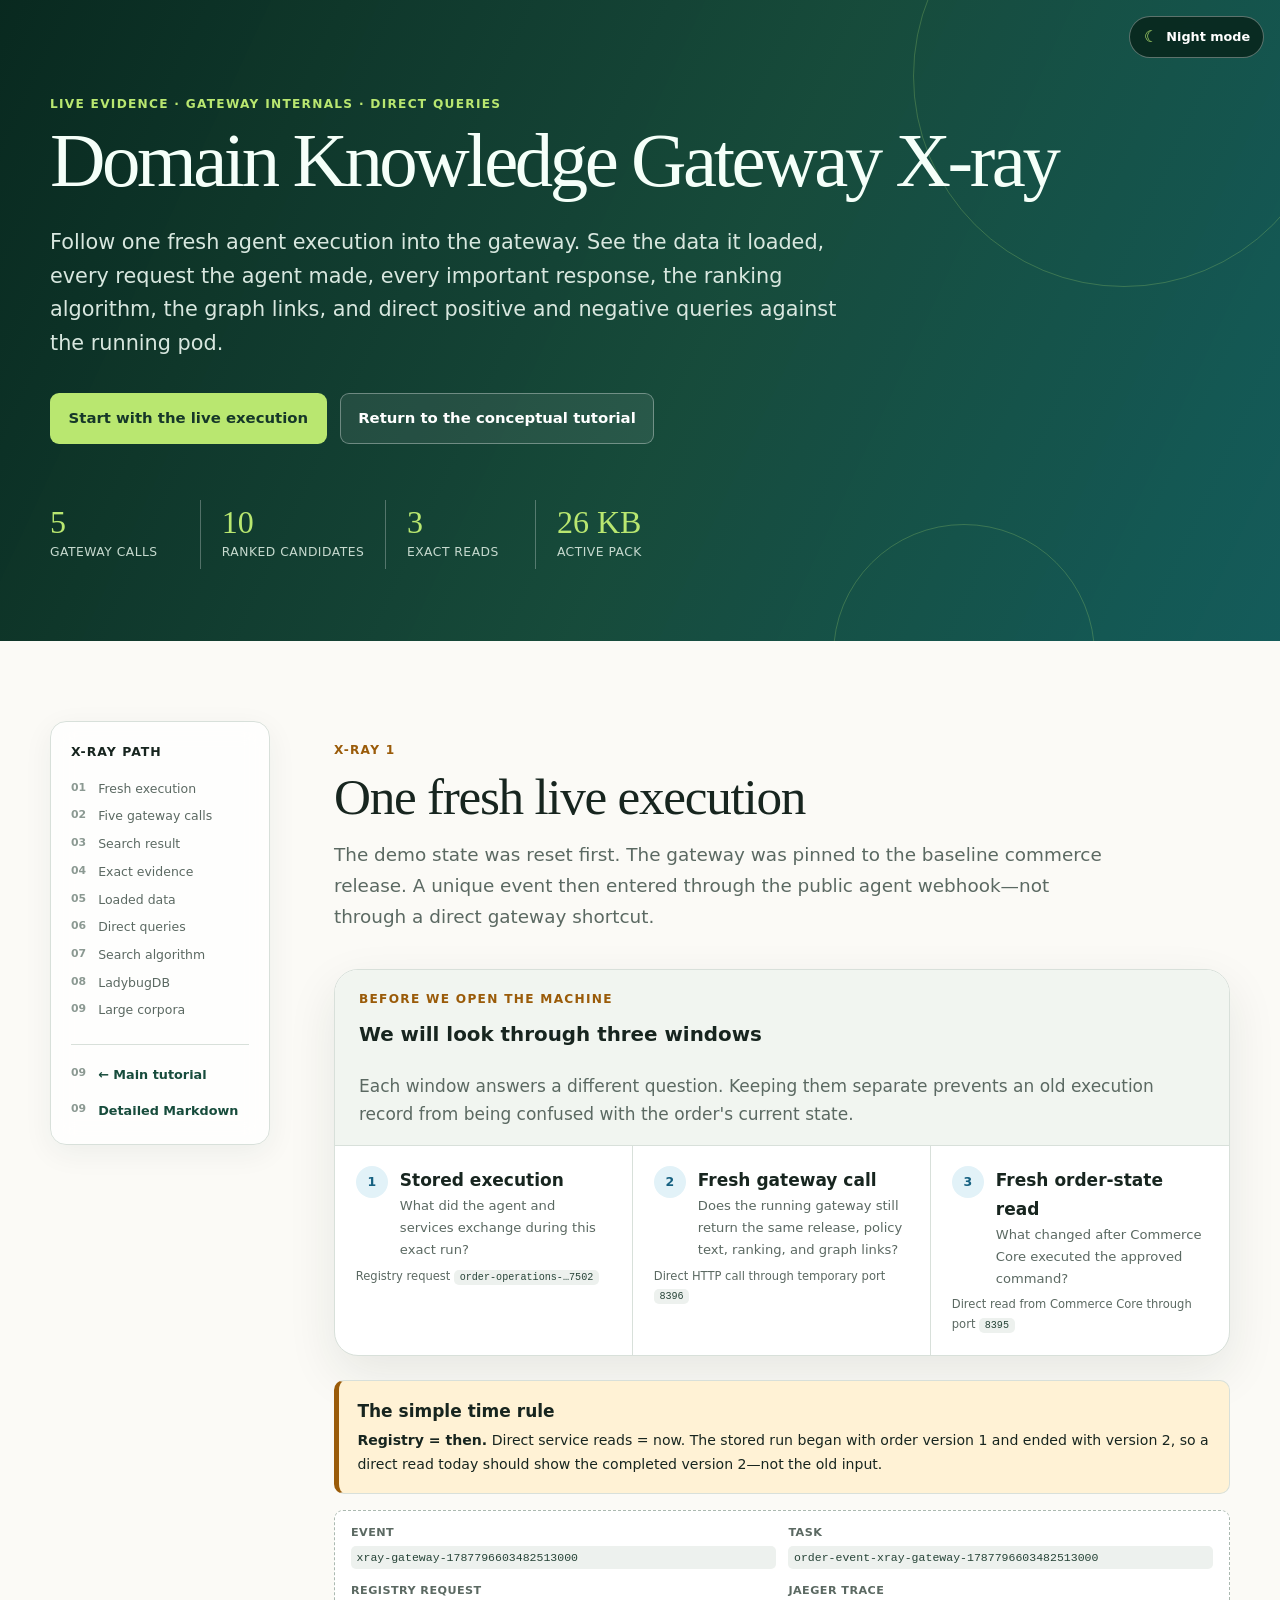
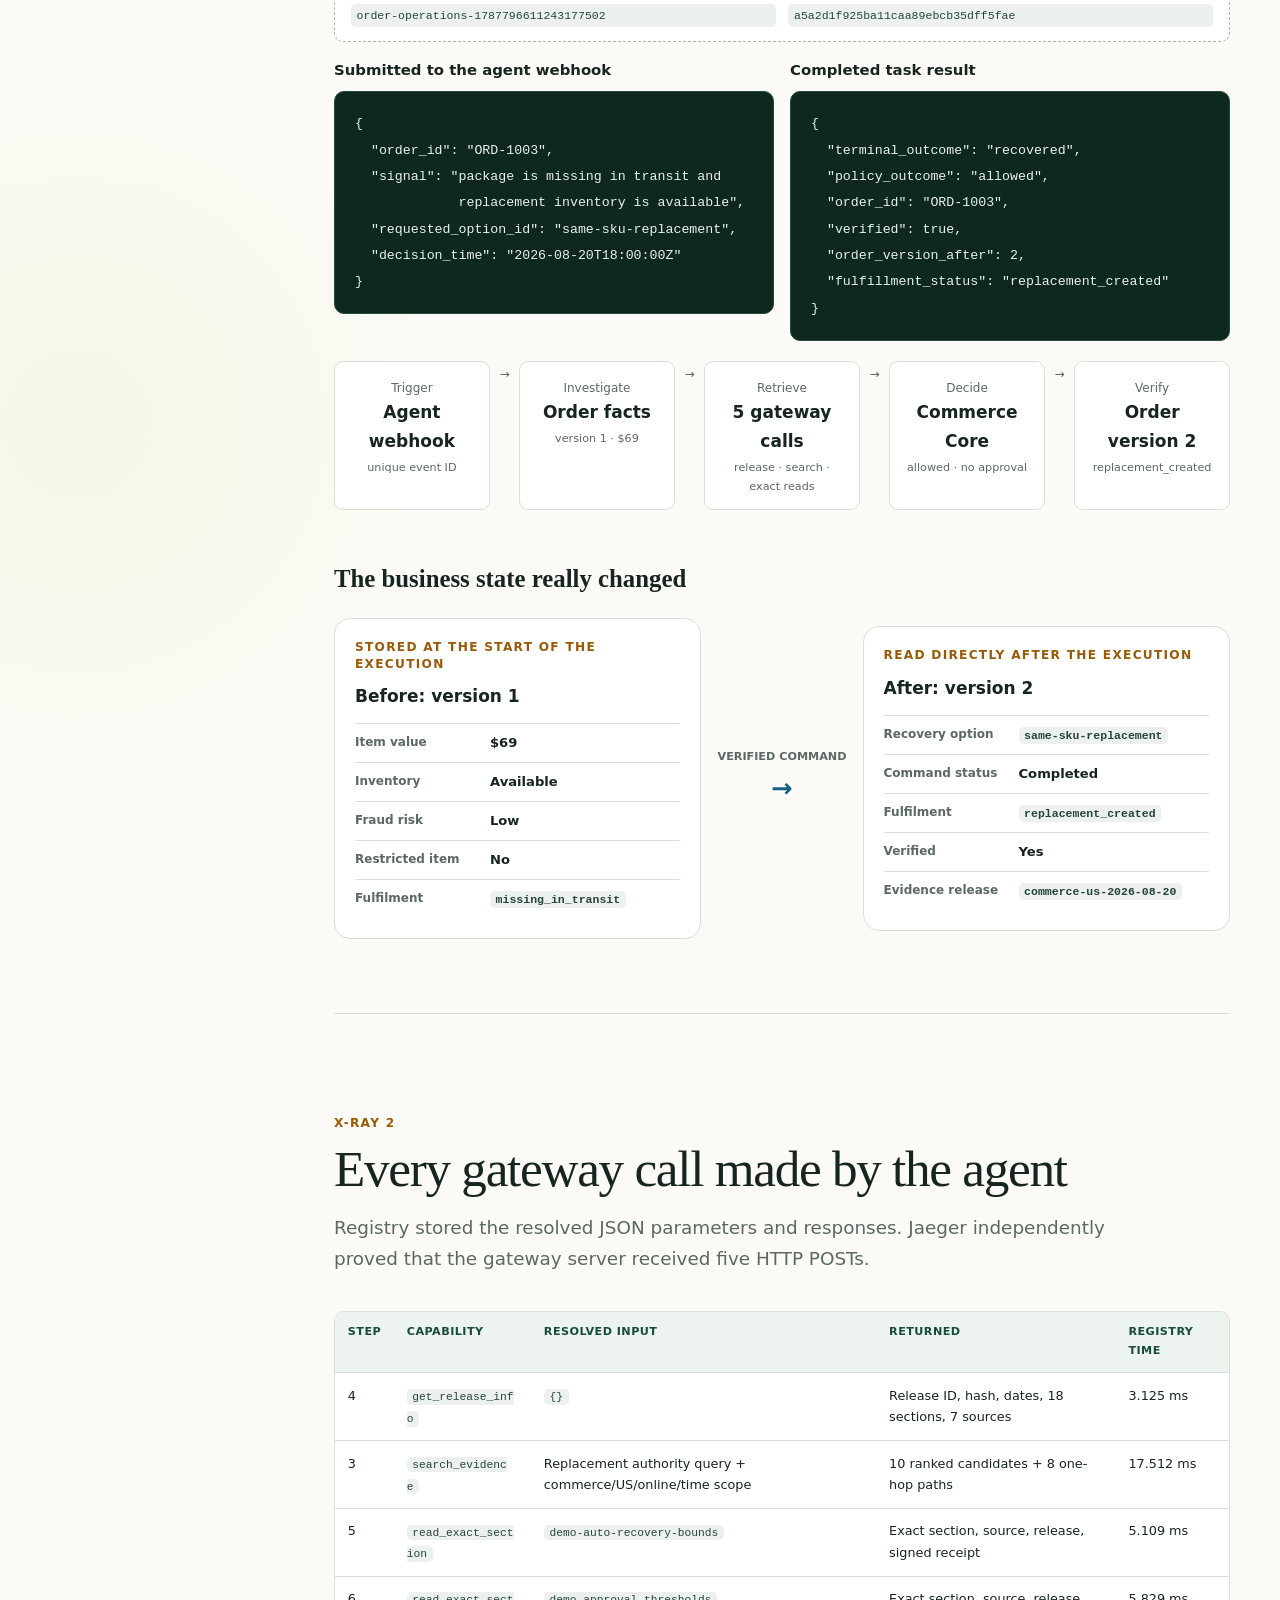
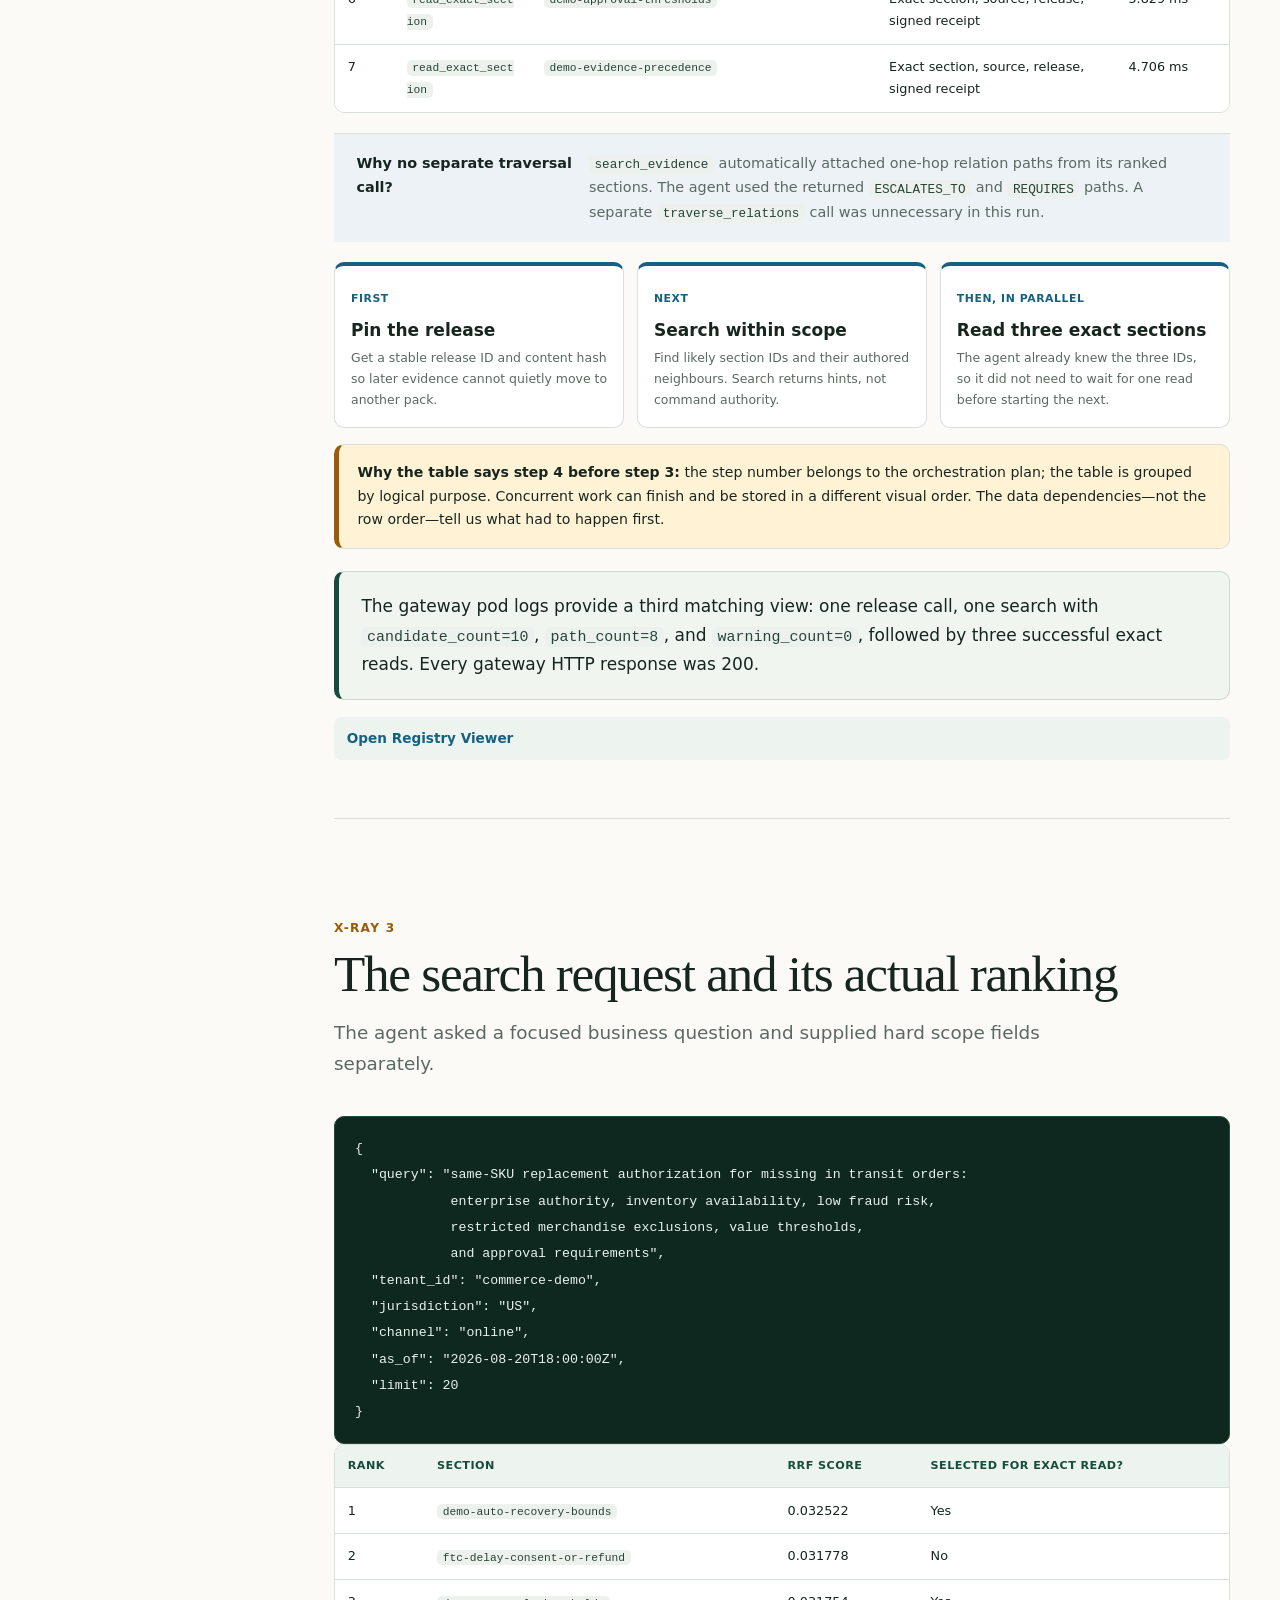
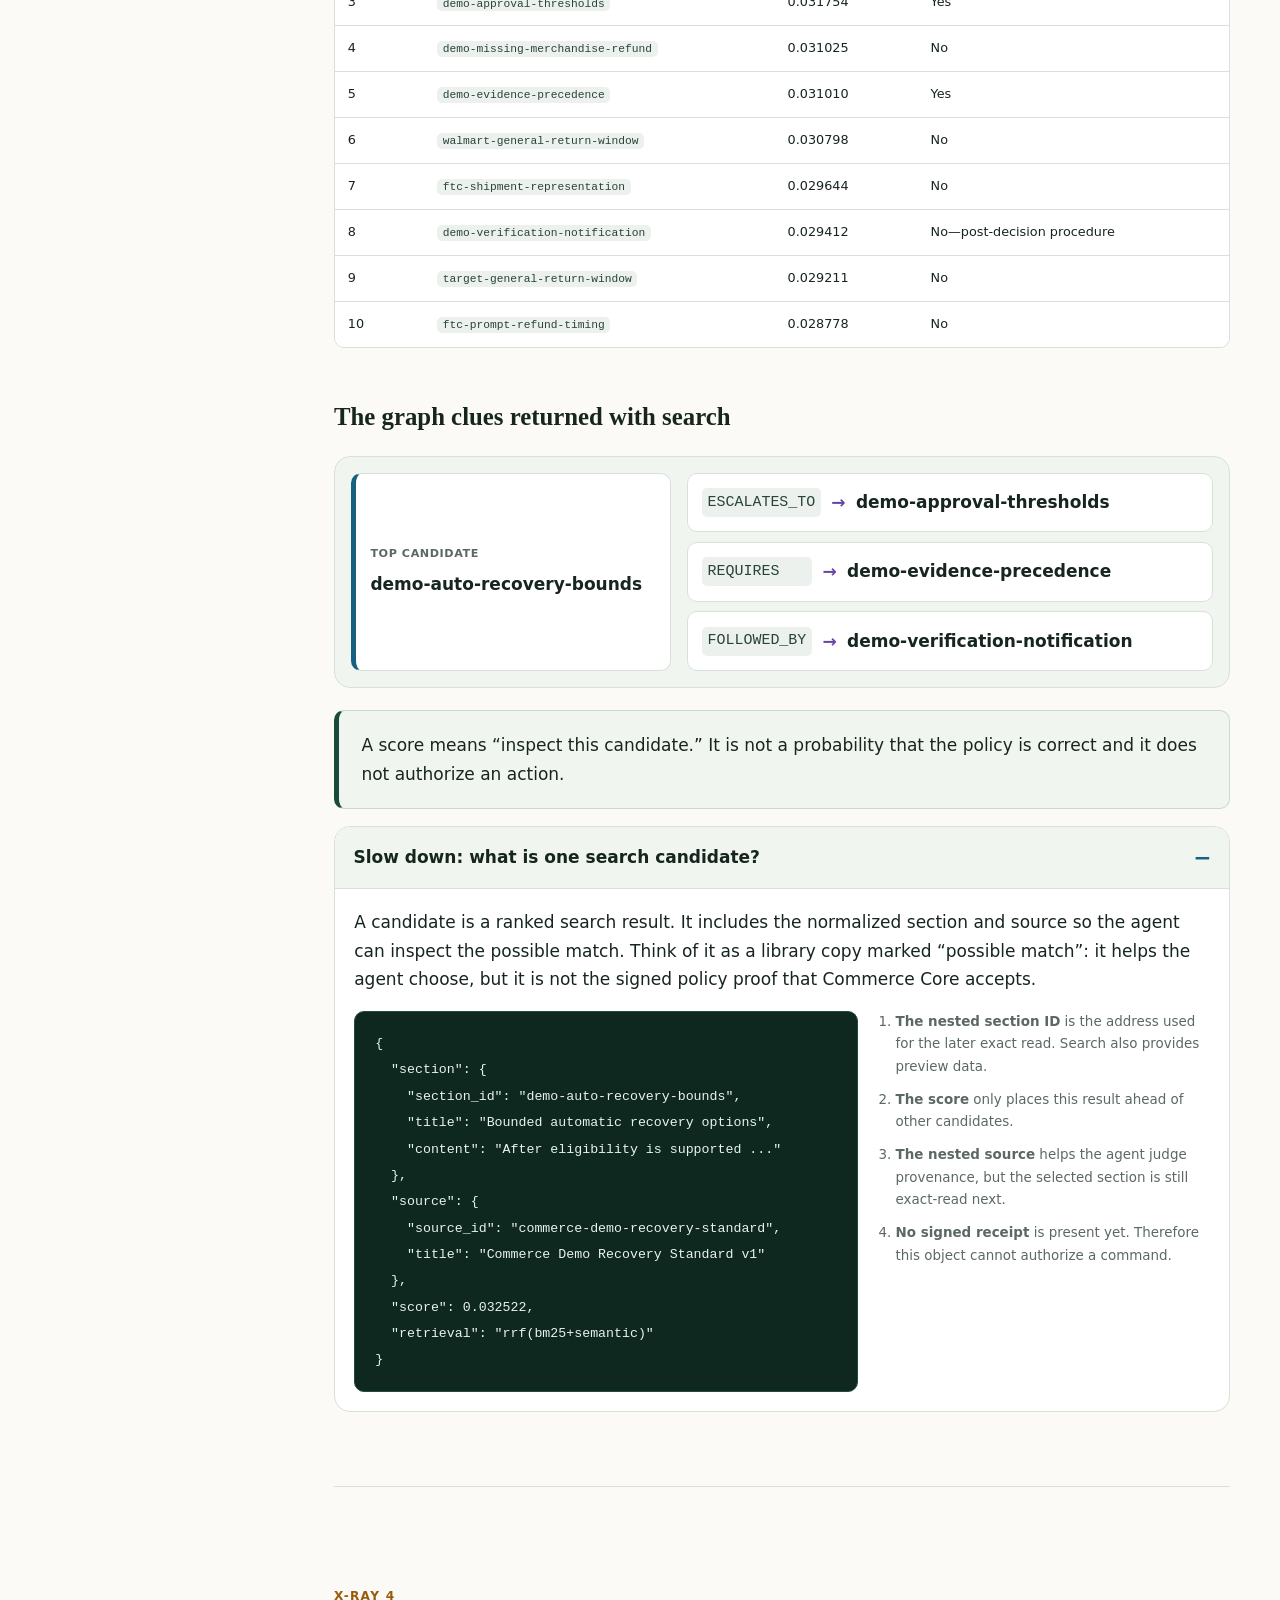
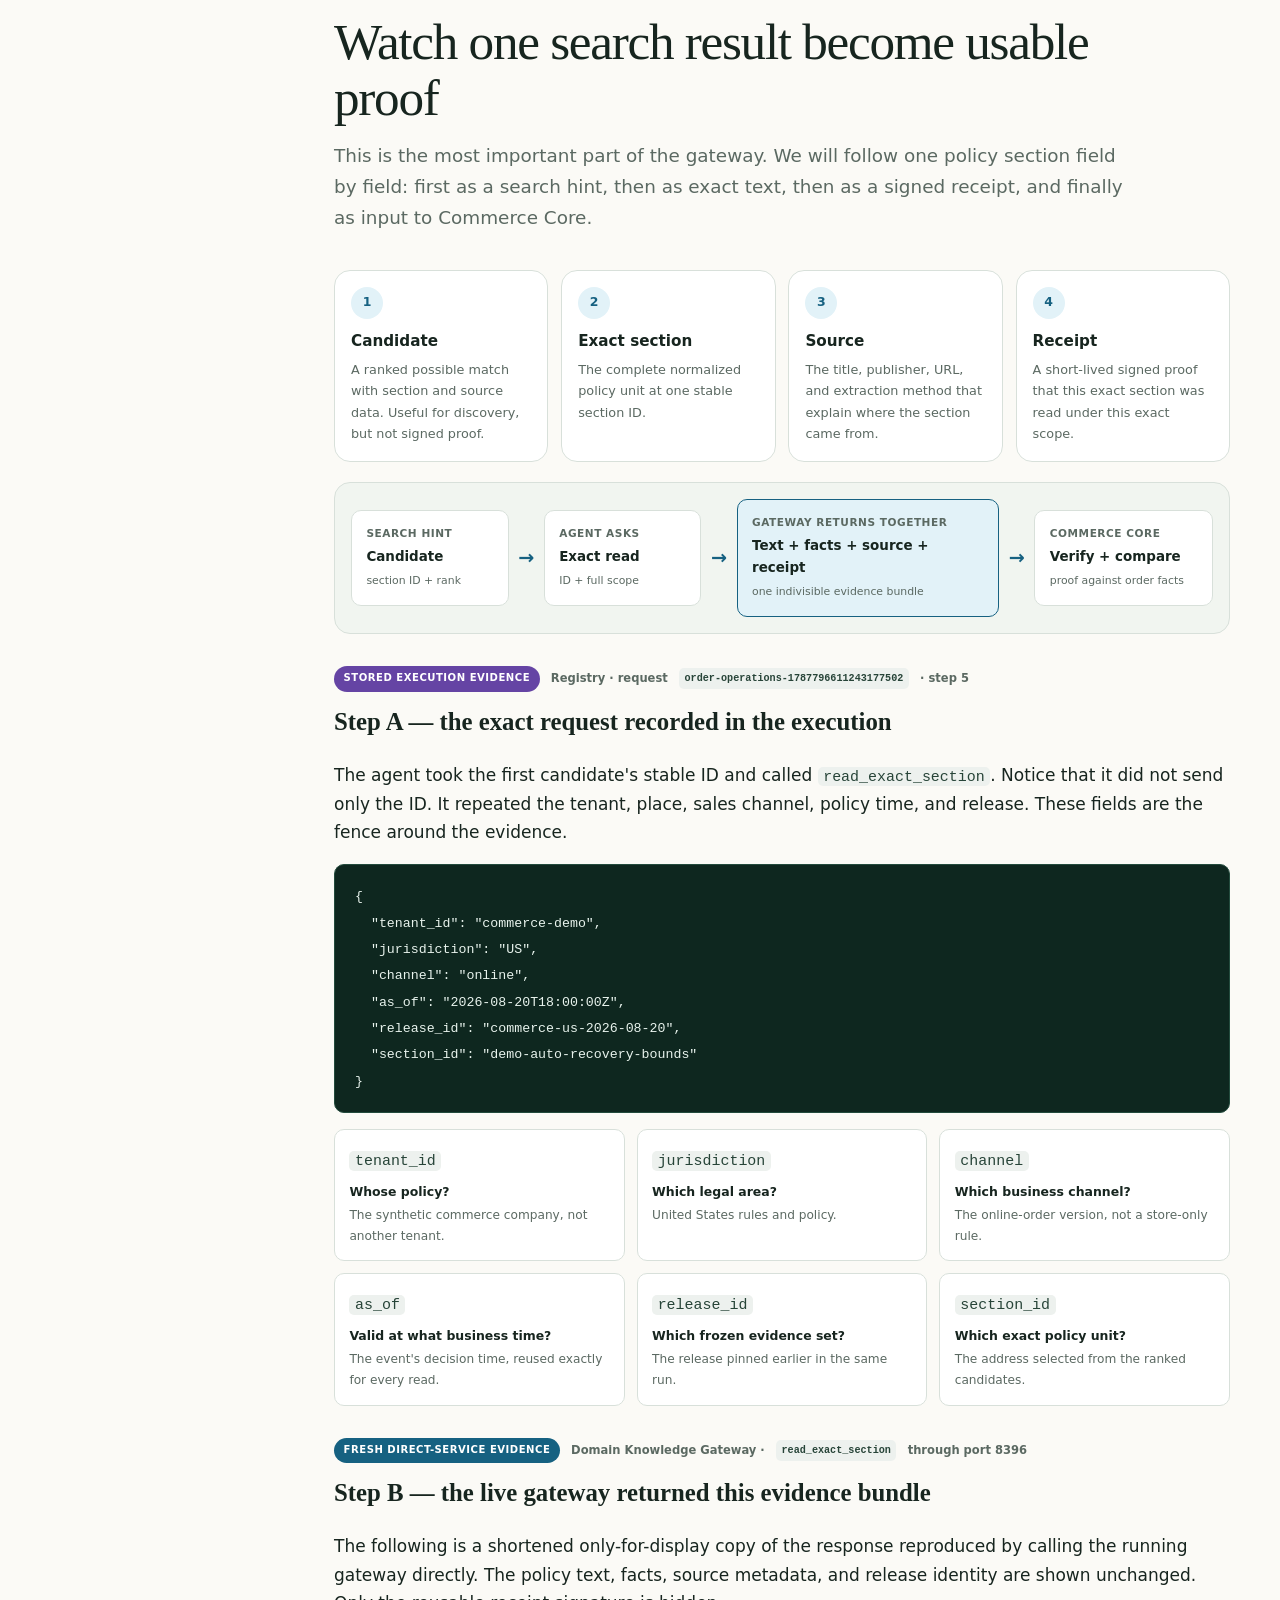
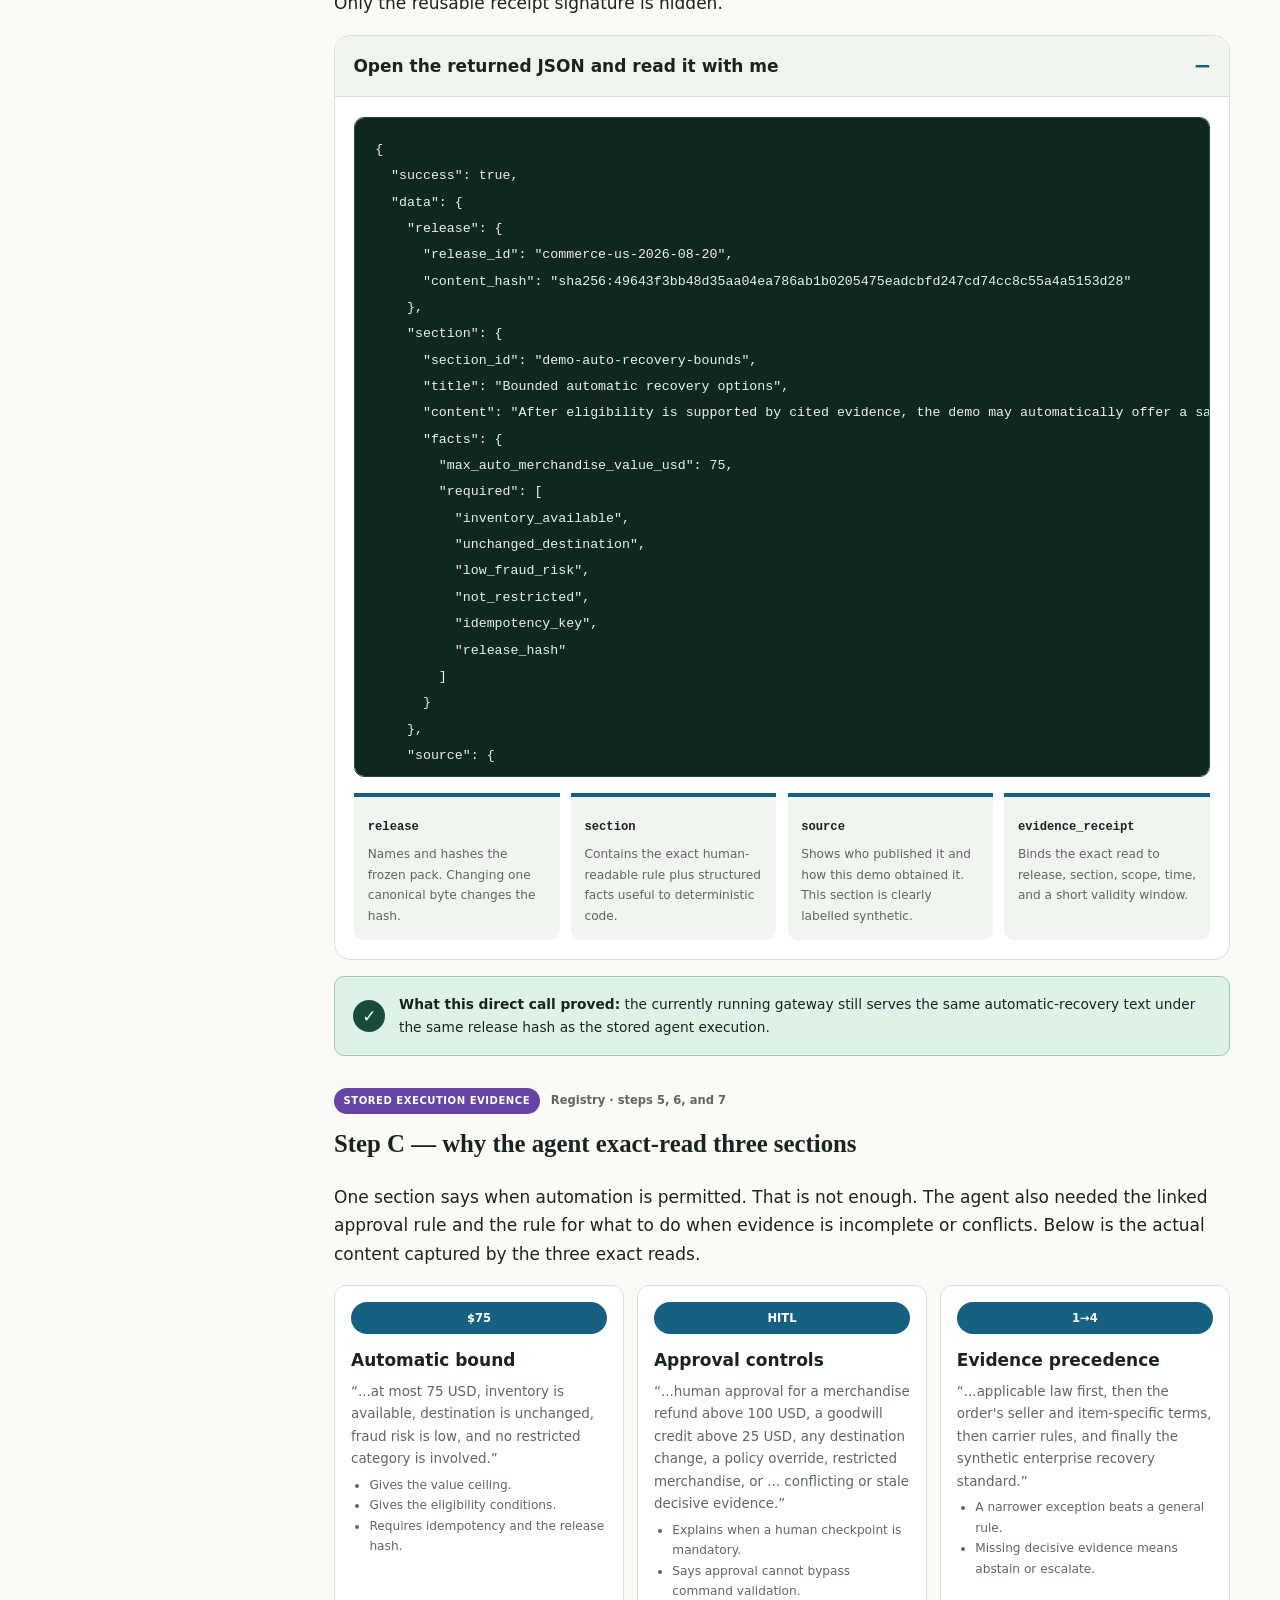
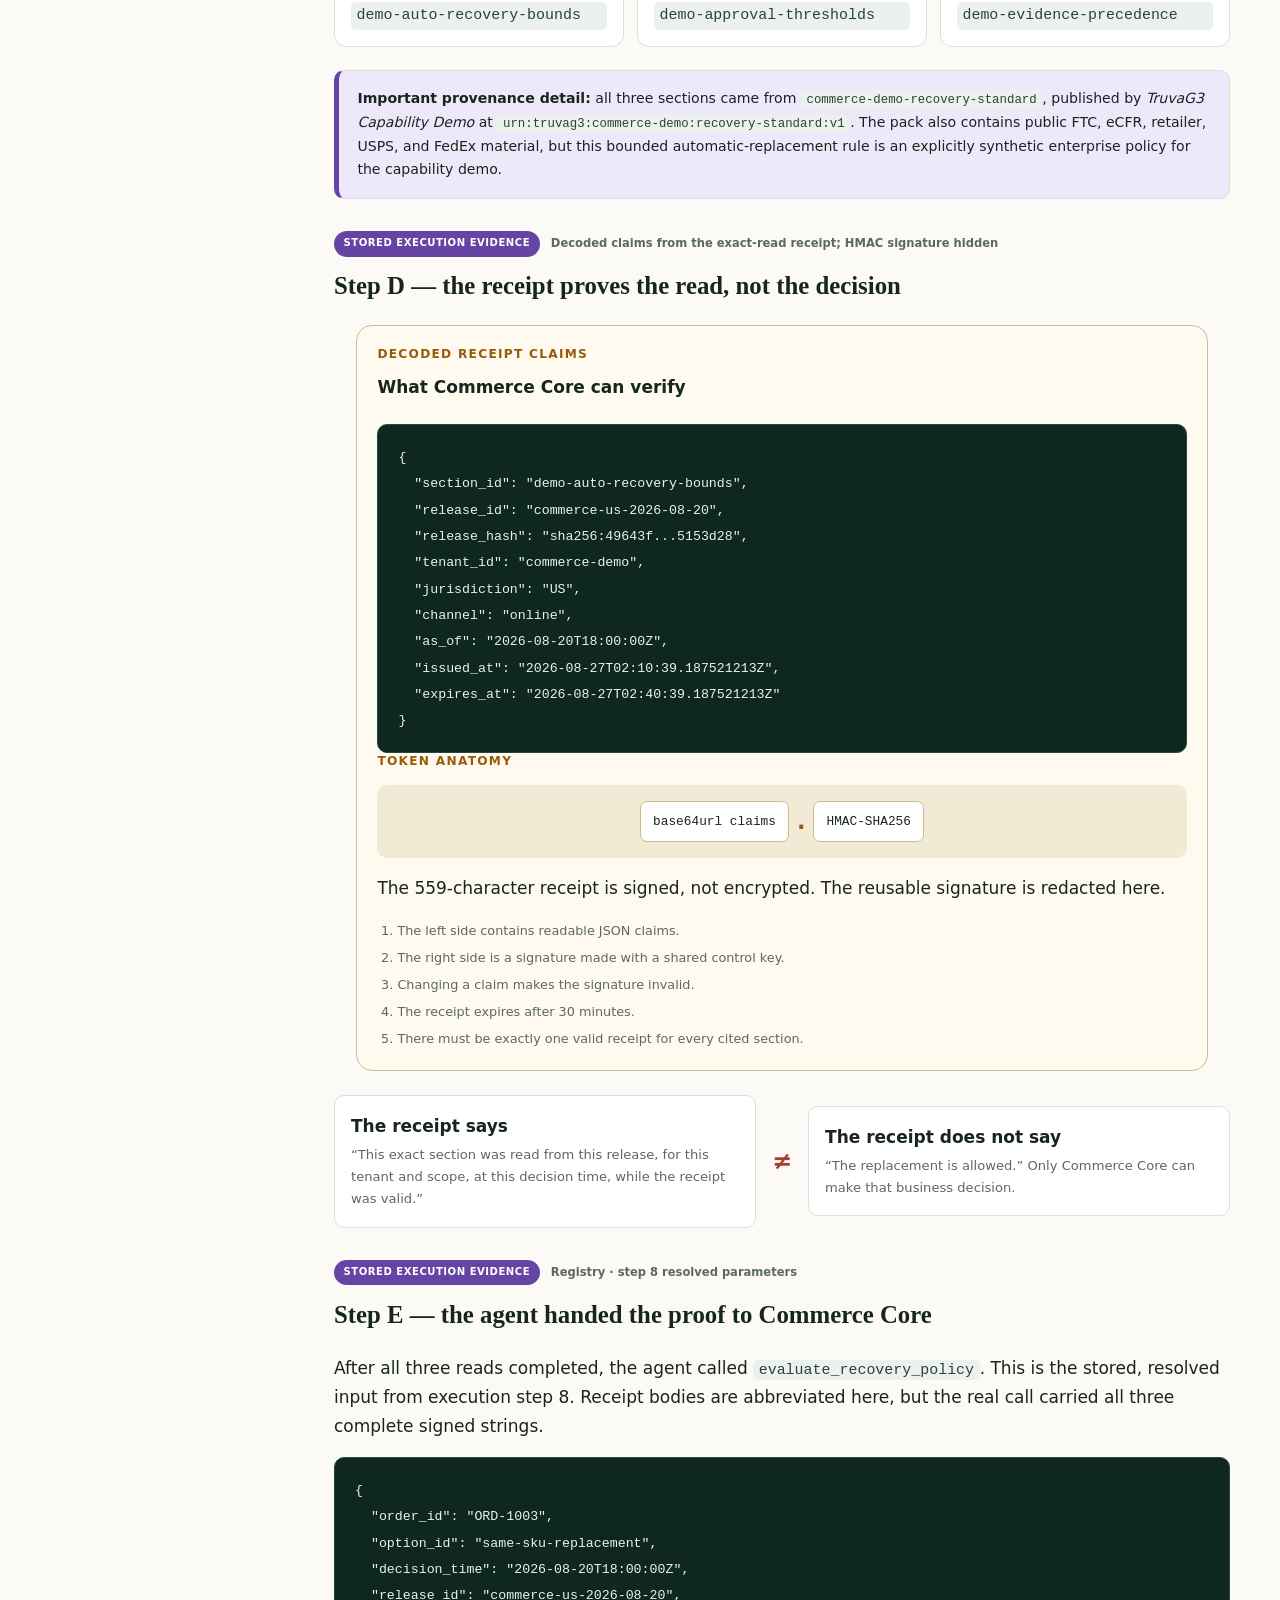
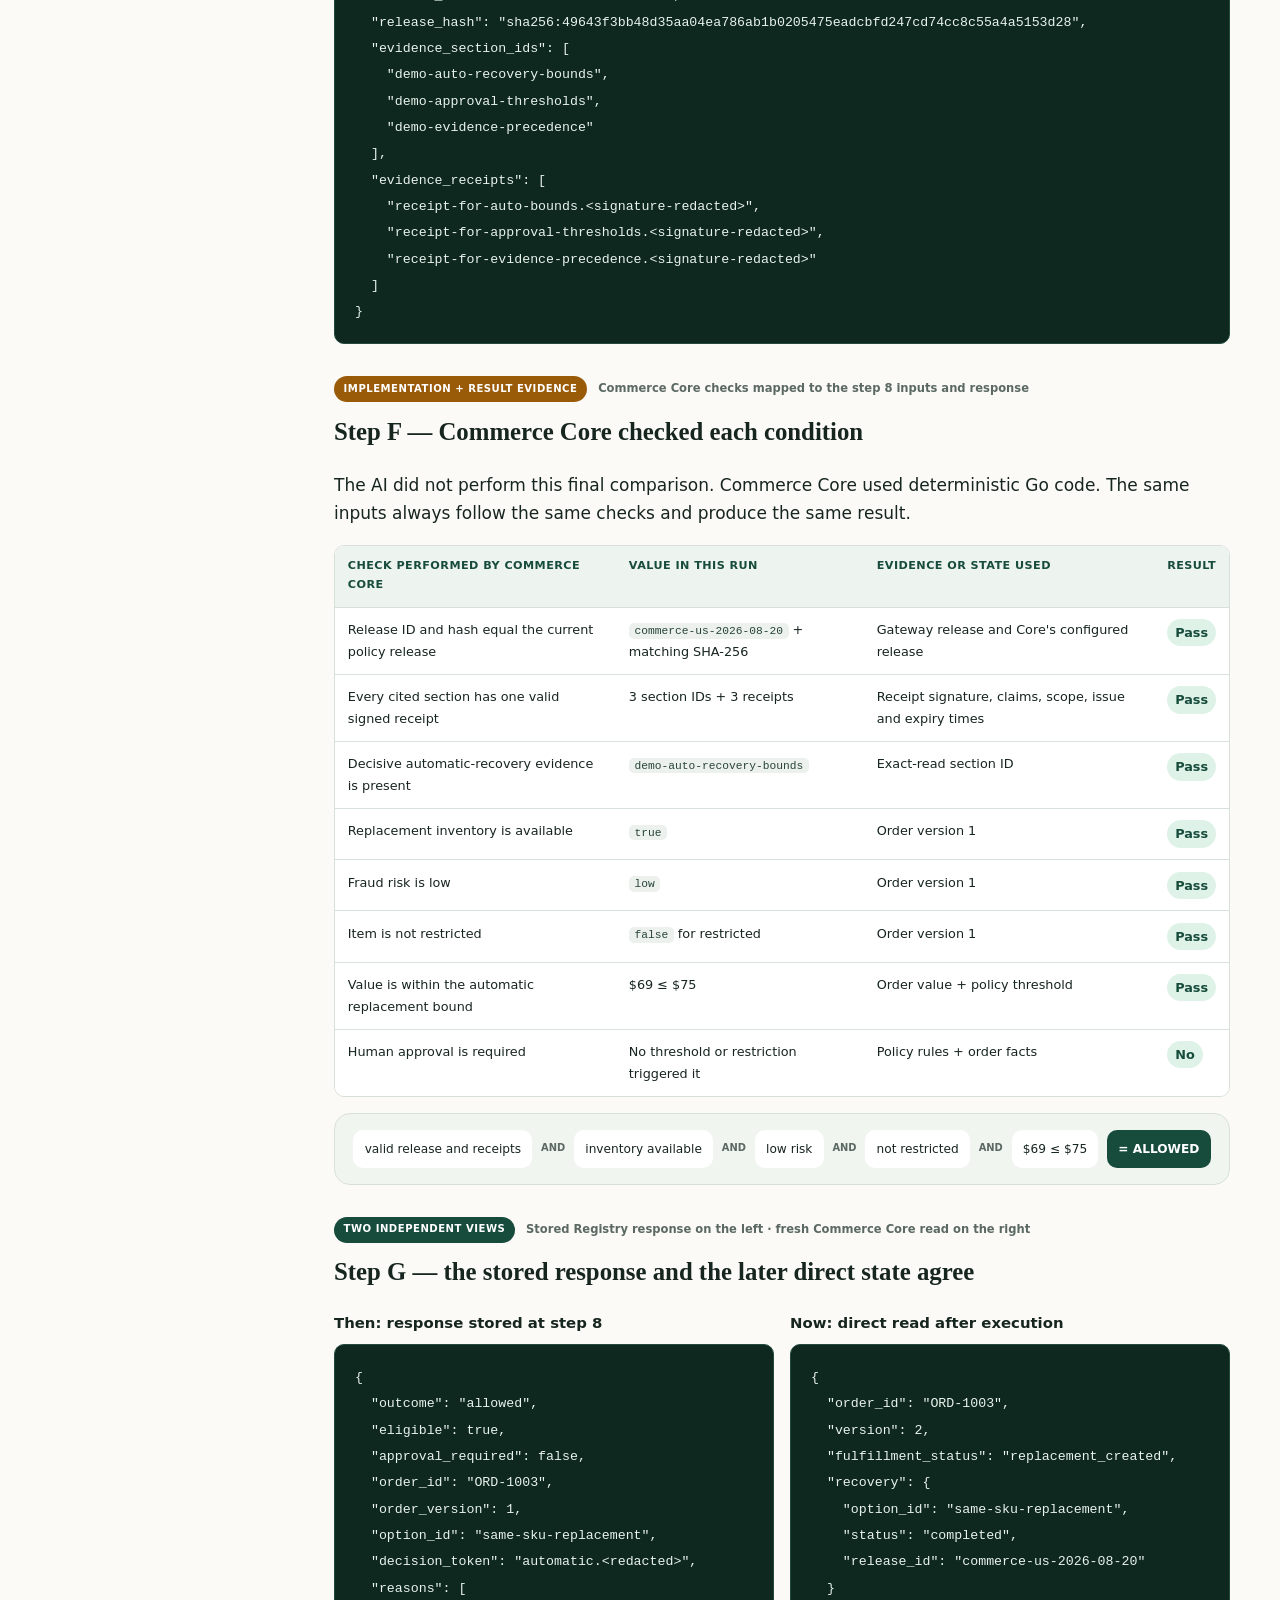
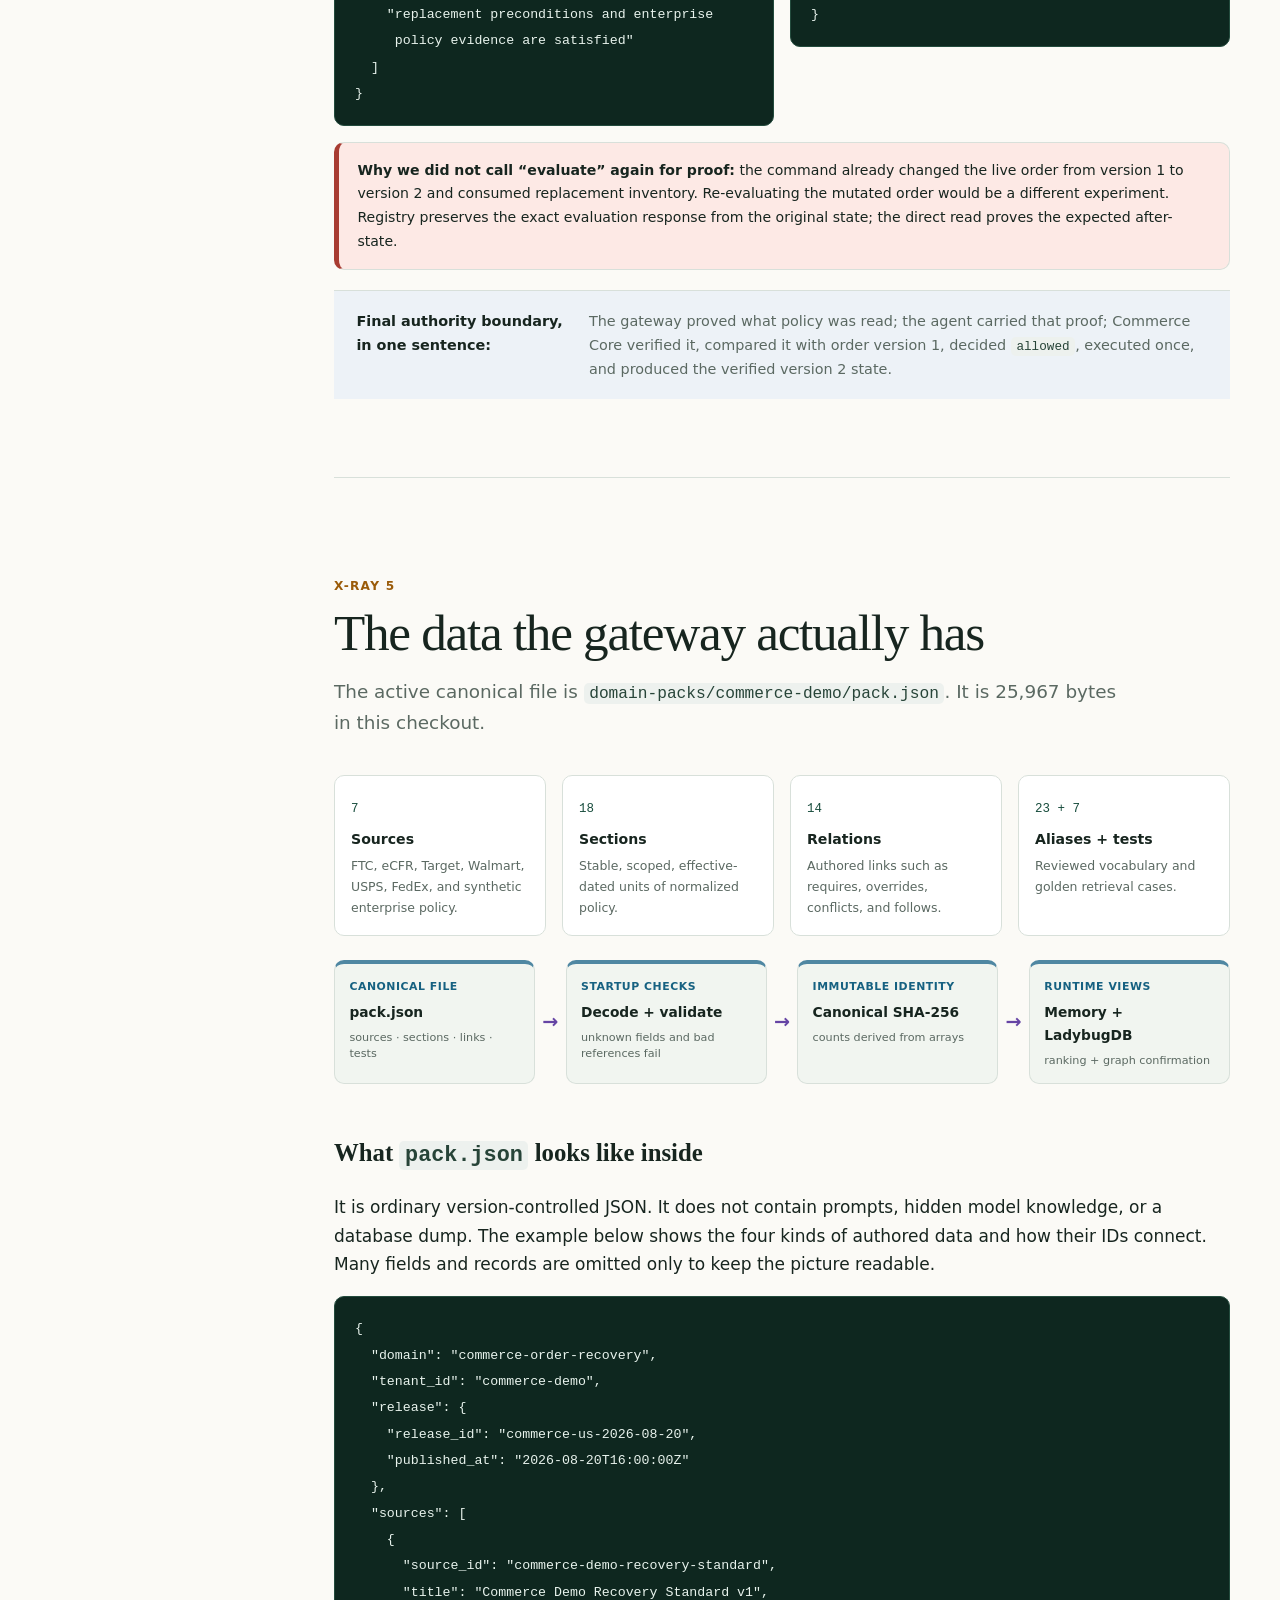
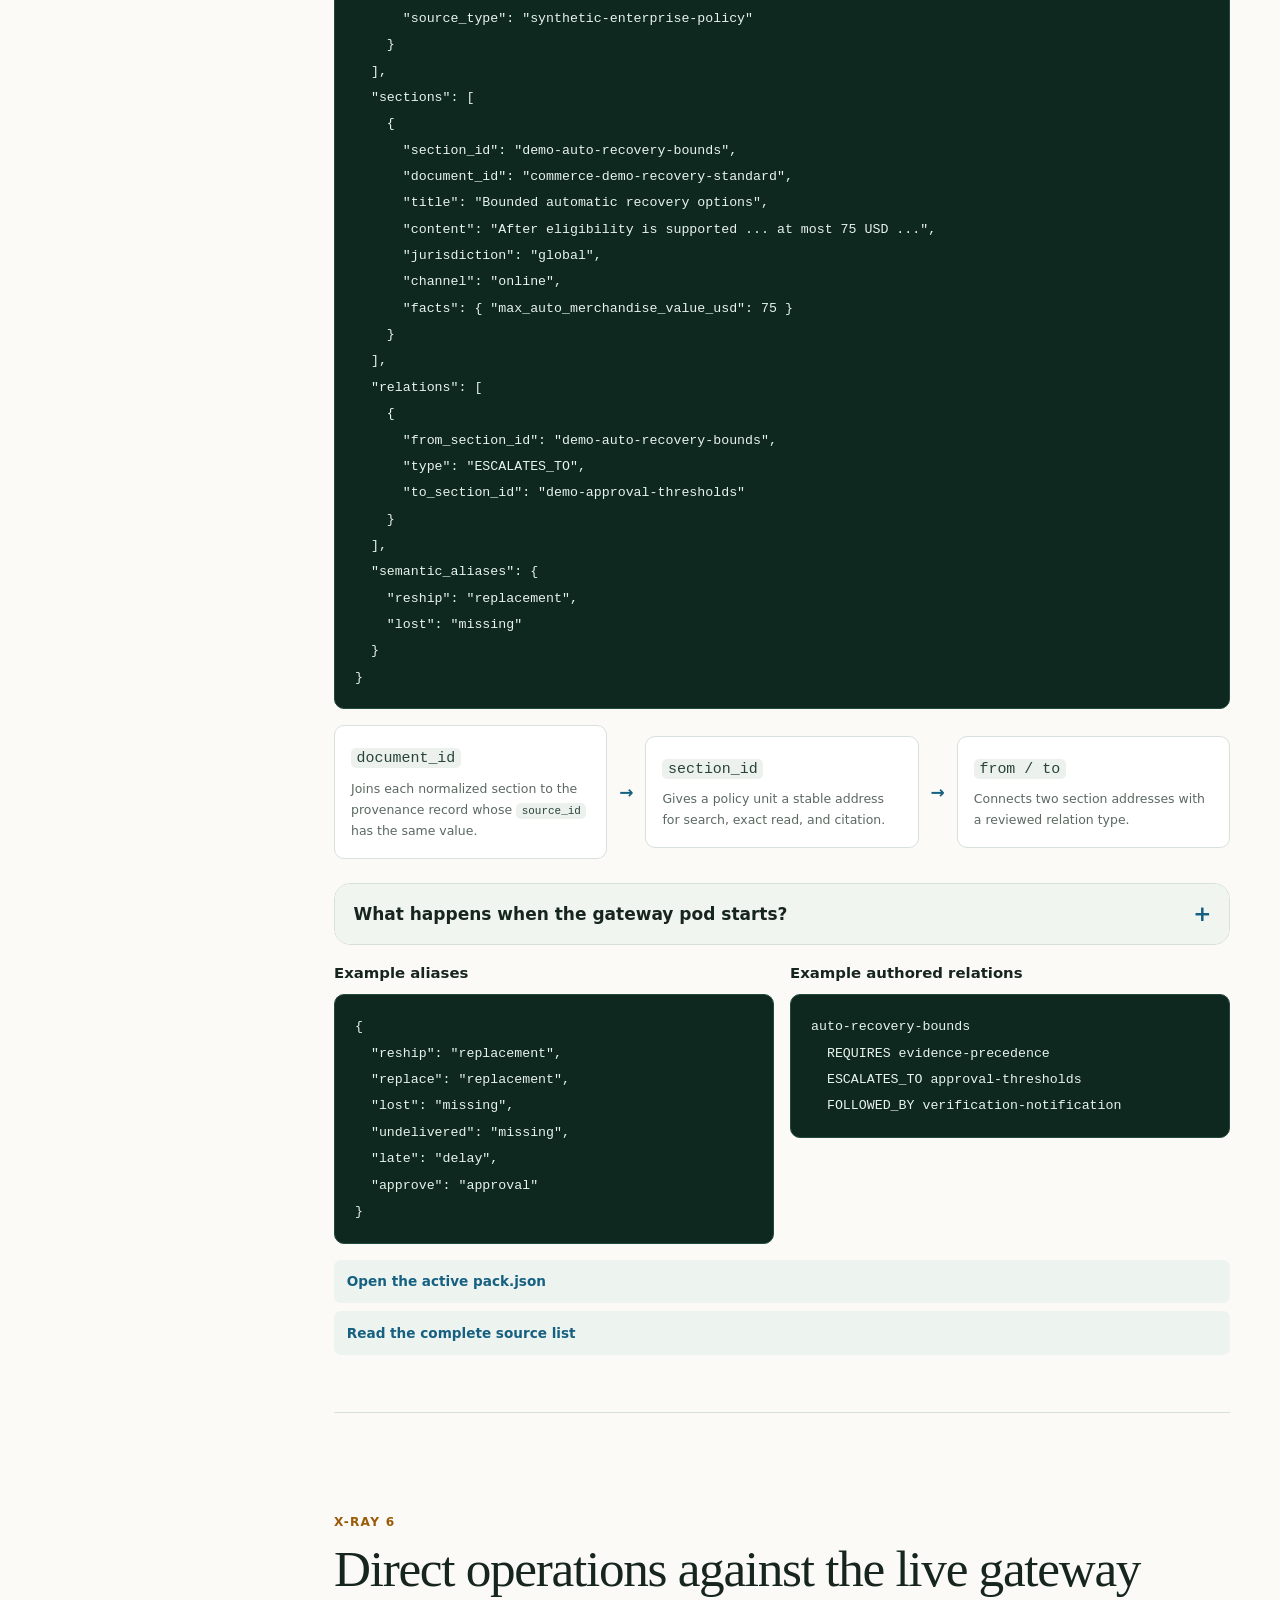
<file: agentic-commerce/docs/tutorial/gateway-xray.html>
<!doctype html>
<html lang="en">
<head>
  <meta charset="utf-8">
  <meta name="viewport" content="width=device-width, initial-scale=1">
  <meta name="description" content="A live, evidence-backed X-ray of the Agentic Commerce Domain Knowledge Gateway.">
  <title>Domain Knowledge Gateway X-ray — Agentic Commerce Tutorial</title>
  <script>
    (function () {
      var theme = "";
      try {
        theme = localStorage.getItem("agentic-commerce-tutorial-theme") || "";
      } catch (error) {
        theme = "";
      }
      if (theme !== "light" && theme !== "dark") {
        theme = window.matchMedia && window.matchMedia("(prefers-color-scheme: dark)").matches
          ? "dark"
          : "light";
      }
      document.documentElement.setAttribute("data-theme", theme);
    })();
  </script>
  <link rel="icon" href="data:,">
  <link rel="stylesheet" href="tutorial.css">
  <script src="tutorial.js?v=2" defer></script>
</head>
<body>
  <a class="skip-link" href="#main-content">Skip to the X-ray</a>

  <header class="hero xray-hero">
    <div class="hero-inner">
      <button id="theme-toggle" class="theme-toggle" type="button" aria-pressed="false">
        <span class="theme-icon theme-moon" aria-hidden="true">☾</span>
        <span class="theme-icon theme-sun" aria-hidden="true">☀</span>
        <span id="theme-toggle-label">Night mode</span>
      </button>
      <p class="eyebrow">Live evidence · Gateway internals · Direct queries</p>
      <h1>Domain Knowledge Gateway X-ray</h1>
      <p class="hero-summary">
        Follow one fresh agent execution into the gateway. See the data it
        loaded, every request the agent made, every important response, the
        ranking algorithm, the graph links, and direct positive and negative
        queries against the running pod.
      </p>
      <div class="hero-actions">
        <a class="button primary" href="#live-execution">Start with the live execution</a>
        <a class="button secondary" href="index.html#knowledge-gateway-explained">Return to the conceptual tutorial</a>
      </div>
      <ul class="hero-facts" aria-label="X-ray evidence summary">
        <li><strong>5</strong><span>gateway calls</span></li>
        <li><strong>10</strong><span>ranked candidates</span></li>
        <li><strong>3</strong><span>exact reads</span></li>
        <li><strong>26 KB</strong><span>active pack</span></li>
      </ul>
    </div>
  </header>

  <div class="page-shell">
    <aside class="lesson-nav" aria-label="Gateway X-ray sections">
      <p class="lesson-nav-title">X-ray path</p>
      <ol>
        <li><a href="#live-execution">Fresh execution</a></li>
        <li><a href="#five-calls">Five gateway calls</a></li>
        <li><a href="#search-result">Search result</a></li>
        <li><a href="#exact-evidence">Exact evidence</a></li>
        <li><a href="#loaded-data">Loaded data</a></li>
        <li><a href="#direct-queries">Direct queries</a></li>
        <li><a href="#algorithm">Search algorithm</a></li>
        <li><a href="#ladybug-role">LadybugDB</a></li>
        <li><a href="#large-corpus">Large corpora</a></li>
      </ol>
      <div class="xray-nav-return">
        <a href="index.html">← Main tutorial</a>
        <a href="09-domain-knowledge-gateway-xray.md">Detailed Markdown</a>
      </div>
    </aside>

    <main id="main-content">
      <section id="live-execution" class="chapter intro-chapter">
        <p class="chapter-number">X-ray 1</p>
        <h2>One fresh live execution</h2>
        <p class="lead">
          The demo state was reset first. The gateway was pinned to the baseline
          commerce release. A unique event then entered through the public agent
          webhook—not through a direct gateway shortcut.
        </p>

        <div class="xray-reading-guide" aria-label="How to read the evidence in this tutorial">
          <div class="xray-reading-heading">
            <p class="mini-label">Before we open the machine</p>
            <h3>We will look through three windows</h3>
            <p>
              Each window answers a different question. Keeping them separate
              prevents an old execution record from being confused with the
              order's current state.
            </p>
          </div>
          <ol>
            <li>
              <span>1</span>
              <div><strong>Stored execution</strong><p>What did the agent and services exchange during this exact run?</p></div>
              <small>Registry request <code>order-operations-…7502</code></small>
            </li>
            <li>
              <span>2</span>
              <div><strong>Fresh gateway call</strong><p>Does the running gateway still return the same release, policy text, ranking, and graph links?</p></div>
              <small>Direct HTTP call through temporary port <code>8396</code></small>
            </li>
            <li>
              <span>3</span>
              <div><strong>Fresh order-state read</strong><p>What changed after Commerce Core executed the approved command?</p></div>
              <small>Direct read from Commerce Core through port <code>8395</code></small>
            </li>
          </ol>
        </div>

        <div class="xray-time-rule">
          <strong>The simple time rule</strong>
          <p><b>Registry = then.</b> Direct service reads = now. The stored run began with order version 1 and ended with version 2, so a direct read today should show the completed version 2—not the old input.</p>
        </div>

        <div class="evidence-identifiers xray-identifiers">
          <div><span>Event</span><code>xray-gateway-1787796603482513000</code></div>
          <div><span>Task</span><code>order-event-xray-gateway-1787796603482513000</code></div>
          <div><span>Registry request</span><code>order-operations-1787796611243177502</code></div>
          <div><span>Jaeger trace</span><code>a5a2d1f925ba11caa89ebcb35dff5fae</code></div>
        </div>

        <div class="code-pair">
          <div>
            <h3>Submitted to the agent webhook</h3>
            <pre><code>{
  "order_id": "ORD-1003",
  "signal": "package is missing in transit and
             replacement inventory is available",
  "requested_option_id": "same-sku-replacement",
  "decision_time": "2026-08-20T18:00:00Z"
}</code></pre>
          </div>
          <div>
            <h3>Completed task result</h3>
            <pre><code>{
  "terminal_outcome": "recovered",
  "policy_outcome": "allowed",
  "order_id": "ORD-1003",
  "verified": true,
  "order_version_after": 2,
  "fulfillment_status": "replacement_created"
}</code></pre>
          </div>
        </div>

        <div class="result-chain" role="img" aria-label="The caller posts an event to the agent. The agent reads business state, calls the gateway five times, sends proven evidence to Commerce Core, and Commerce Core executes and verifies the replacement.">
          <div><span>Trigger</span><strong>Agent webhook</strong><small>unique event ID</small></div>
          <span aria-hidden="true">→</span>
          <div><span>Investigate</span><strong>Order facts</strong><small>version 1 · $69</small></div>
          <span aria-hidden="true">→</span>
          <div><span>Retrieve</span><strong>5 gateway calls</strong><small>release · search · exact reads</small></div>
          <span aria-hidden="true">→</span>
          <div><span>Decide</span><strong>Commerce Core</strong><small>allowed · no approval</small></div>
          <span aria-hidden="true">→</span>
          <div><span>Verify</span><strong>Order version 2</strong><small>replacement_created</small></div>
        </div>

        <h3 class="section-heading">The business state really changed</h3>
        <div class="xray-before-after">
          <article>
            <p class="mini-label">Stored at the start of the execution</p>
            <h4>Before: version 1</h4>
            <dl>
              <div><dt>Item value</dt><dd>$69</dd></div>
              <div><dt>Inventory</dt><dd>Available</dd></div>
              <div><dt>Fraud risk</dt><dd>Low</dd></div>
              <div><dt>Restricted item</dt><dd>No</dd></div>
              <div><dt>Fulfilment</dt><dd><code>missing_in_transit</code></dd></div>
            </dl>
          </article>
          <div class="xray-state-arrow" aria-hidden="true"><span>verified command</span><b>→</b></div>
          <article>
            <p class="mini-label">Read directly after the execution</p>
            <h4>After: version 2</h4>
            <dl>
              <div><dt>Recovery option</dt><dd><code>same-sku-replacement</code></dd></div>
              <div><dt>Command status</dt><dd>Completed</dd></div>
              <div><dt>Fulfilment</dt><dd><code>replacement_created</code></dd></div>
              <div><dt>Verified</dt><dd>Yes</dd></div>
              <div><dt>Evidence release</dt><dd><code>commerce-us-2026-08-20</code></dd></div>
            </dl>
          </article>
        </div>
      </section>

      <section id="five-calls" class="chapter">
        <p class="chapter-number">X-ray 2</p>
        <h2>Every gateway call made by the agent</h2>
        <p class="lead">
          Registry stored the resolved JSON parameters and responses. Jaeger
          independently proved that the gateway server received five HTTP POSTs.
        </p>

        <div class="table-wrap">
          <table class="execution-table">
            <thead><tr><th>Step</th><th>Capability</th><th>Resolved input</th><th>Returned</th><th>Registry time</th></tr></thead>
            <tbody>
              <tr><td>4</td><td><code>get_release_info</code></td><td><code>{}</code></td><td>Release ID, hash, dates, 18 sections, 7 sources</td><td>3.125 ms</td></tr>
              <tr><td>3</td><td><code>search_evidence</code></td><td>Replacement authority query + commerce/US/online/time scope</td><td>10 ranked candidates + 8 one-hop paths</td><td>17.512 ms</td></tr>
              <tr><td>5</td><td><code>read_exact_section</code></td><td><code>demo-auto-recovery-bounds</code></td><td>Exact section, source, release, signed receipt</td><td>5.109 ms</td></tr>
              <tr><td>6</td><td><code>read_exact_section</code></td><td><code>demo-approval-thresholds</code></td><td>Exact section, source, release, signed receipt</td><td>5.829 ms</td></tr>
              <tr><td>7</td><td><code>read_exact_section</code></td><td><code>demo-evidence-precedence</code></td><td>Exact section, source, release, signed receipt</td><td>4.706 ms</td></tr>
            </tbody>
          </table>
        </div>

        <div class="gateway-reality-note xray-answer">
          <strong>Why no separate traversal call?</strong>
          <span><code>search_evidence</code> automatically attached one-hop relation paths from its ranked sections. The agent used the returned <code>ESCALATES_TO</code> and <code>REQUIRES</code> paths. A separate <code>traverse_relations</code> call was unnecessary in this run.</span>
        </div>

        <div class="xray-call-story">
          <article><span>First</span><strong>Pin the release</strong><p>Get a stable release ID and content hash so later evidence cannot quietly move to another pack.</p></article>
          <article><span>Next</span><strong>Search within scope</strong><p>Find likely section IDs and their authored neighbours. Search returns hints, not command authority.</p></article>
          <article><span>Then, in parallel</span><strong>Read three exact sections</strong><p>The agent already knew the three IDs, so it did not need to wait for one read before starting the next.</p></article>
        </div>

        <p class="xray-step-order-note">
          <strong>Why the table says step 4 before step 3:</strong> the step
          number belongs to the orchestration plan; the table is grouped by
          logical purpose. Concurrent work can finish and be stored in a
          different visual order. The data dependencies—not the row order—tell
          us what had to happen first.
        </p>

        <p class="plain-note">
          The gateway pod logs provide a third matching view: one release call,
          one search with <code>candidate_count=10</code>,
          <code>path_count=8</code>, and <code>warning_count=0</code>, followed by
          three successful exact reads. Every gateway HTTP response was 200.
        </p>

        <div class="reference-links">
          <a href="http://registry.localhost/">Open Registry Viewer</a>
        </div>
      </section>

      <section id="search-result" class="chapter">
        <p class="chapter-number">X-ray 3</p>
        <h2>The search request and its actual ranking</h2>
        <p class="lead">The agent asked a focused business question and supplied hard scope fields separately.</p>

        <pre><code>{
  "query": "same-SKU replacement authorization for missing in transit orders:
            enterprise authority, inventory availability, low fraud risk,
            restricted merchandise exclusions, value thresholds,
            and approval requirements",
  "tenant_id": "commerce-demo",
  "jurisdiction": "US",
  "channel": "online",
  "as_of": "2026-08-20T18:00:00Z",
  "limit": 20
}</code></pre>

        <div class="table-wrap">
          <table>
            <thead><tr><th>Rank</th><th>Section</th><th>RRF score</th><th>Selected for exact read?</th></tr></thead>
            <tbody>
              <tr><td>1</td><td><code>demo-auto-recovery-bounds</code></td><td>0.032522</td><td>Yes</td></tr>
              <tr><td>2</td><td><code>ftc-delay-consent-or-refund</code></td><td>0.031778</td><td>No</td></tr>
              <tr><td>3</td><td><code>demo-approval-thresholds</code></td><td>0.031754</td><td>Yes</td></tr>
              <tr><td>4</td><td><code>demo-missing-merchandise-refund</code></td><td>0.031025</td><td>No</td></tr>
              <tr><td>5</td><td><code>demo-evidence-precedence</code></td><td>0.031010</td><td>Yes</td></tr>
              <tr><td>6</td><td><code>walmart-general-return-window</code></td><td>0.030798</td><td>No</td></tr>
              <tr><td>7</td><td><code>ftc-shipment-representation</code></td><td>0.029644</td><td>No</td></tr>
              <tr><td>8</td><td><code>demo-verification-notification</code></td><td>0.029412</td><td>No—post-decision procedure</td></tr>
              <tr><td>9</td><td><code>target-general-return-window</code></td><td>0.029211</td><td>No</td></tr>
              <tr><td>10</td><td><code>ftc-prompt-refund-timing</code></td><td>0.028778</td><td>No</td></tr>
            </tbody>
          </table>
        </div>

        <h3 class="section-heading">The graph clues returned with search</h3>
        <div class="xray-relation-map" role="img" aria-label="The automatic recovery section escalates to approval thresholds, requires evidence precedence, and is followed by verification and notification.">
          <div class="xray-relation-root"><span>Top candidate</span><strong>demo-auto-recovery-bounds</strong></div>
          <div class="xray-relation-links">
            <div><code>ESCALATES_TO</code><span>→</span><strong>demo-approval-thresholds</strong></div>
            <div><code>REQUIRES</code><span>→</span><strong>demo-evidence-precedence</strong></div>
            <div><code>FOLLOWED_BY</code><span>→</span><strong>demo-verification-notification</strong></div>
          </div>
        </div>

        <p class="plain-note">
          A score means “inspect this candidate.” It is not a probability that
          the policy is correct and it does not authorize an action.
        </p>

        <details class="xray-disclosure" open>
          <summary>Slow down: what is one search candidate?</summary>
          <div class="xray-disclosure-body">
            <p>
              A candidate is a ranked search result. It includes the normalized
              section and source so the agent can inspect the possible match.
              Think of it as a library copy marked “possible match”: it helps
              the agent choose, but it is not the signed policy proof that
              Commerce Core accepts.
            </p>
            <div class="xray-annotated-json">
              <pre><code>{
  "section": {
    "section_id": "demo-auto-recovery-bounds",
    "title": "Bounded automatic recovery options",
    "content": "After eligibility is supported ..."
  },
  "source": {
    "source_id": "commerce-demo-recovery-standard",
    "title": "Commerce Demo Recovery Standard v1"
  },
  "score": 0.032522,
  "retrieval": "rrf(bm25+semantic)"
}</code></pre>
              <ol>
                <li><b>The nested section ID</b> is the address used for the later exact read. Search also provides preview data.</li>
                <li><b>The score</b> only places this result ahead of other candidates.</li>
                <li><b>The nested source</b> helps the agent judge provenance, but the selected section is still exact-read next.</li>
                <li><b>No signed receipt</b> is present yet. Therefore this object cannot authorize a command.</li>
              </ol>
            </div>
          </div>
        </details>
      </section>

      <section id="exact-evidence" class="chapter">
        <p class="chapter-number">X-ray 4</p>
        <h2>Watch one search result become usable proof</h2>
        <p class="lead">
          This is the most important part of the gateway. We will follow one
          policy section field by field: first as a search hint, then as exact
          text, then as a signed receipt, and finally as input to Commerce Core.
        </p>

        <div class="xray-vocabulary">
          <article>
            <span>1</span><h3>Candidate</h3>
            <p>A ranked possible match with section and source data. Useful for discovery, but not signed proof.</p>
          </article>
          <article>
            <span>2</span><h3>Exact section</h3>
            <p>The complete normalized policy unit at one stable section ID.</p>
          </article>
          <article>
            <span>3</span><h3>Source</h3>
            <p>The title, publisher, URL, and extraction method that explain where the section came from.</p>
          </article>
          <article>
            <span>4</span><h3>Receipt</h3>
            <p>A short-lived signed proof that this exact section was read under this exact scope.</p>
          </article>
        </div>

        <div class="xray-proof-flow" role="img" aria-label="A ranked candidate supplies a section ID. The agent exact reads that ID. The gateway returns policy text, structured facts, source provenance, and a signed receipt. The agent carries the section ID and receipt to Commerce Core, which verifies them and evaluates the current order.">
          <div><span>Search hint</span><strong>Candidate</strong><small>section ID + rank</small></div>
          <b aria-hidden="true">→</b>
          <div><span>Agent asks</span><strong>Exact read</strong><small>ID + full scope</small></div>
          <b aria-hidden="true">→</b>
          <div class="xray-proof-output"><span>Gateway returns together</span><strong>Text + facts + source + receipt</strong><small>one indivisible evidence bundle</small></div>
          <b aria-hidden="true">→</b>
          <div><span>Commerce Core</span><strong>Verify + compare</strong><small>proof against order facts</small></div>
        </div>

        <p class="xray-evidence-source registry-proof"><span>Stored execution evidence</span> Registry · request <code>order-operations-1787796611243177502</code> · step 5</p>
        <h3 class="section-heading">Step A — the exact request recorded in the execution</h3>
        <p>
          The agent took the first candidate's stable ID and called
          <code>read_exact_section</code>. Notice that it did not send only the
          ID. It repeated the tenant, place, sales channel, policy time, and
          release. These fields are the fence around the evidence.
        </p>
        <pre><code>{
  "tenant_id": "commerce-demo",
  "jurisdiction": "US",
  "channel": "online",
  "as_of": "2026-08-20T18:00:00Z",
  "release_id": "commerce-us-2026-08-20",
  "section_id": "demo-auto-recovery-bounds"
}</code></pre>

        <div class="xray-field-guide">
          <div><code>tenant_id</code><span>Whose policy?</span><p>The synthetic commerce company, not another tenant.</p></div>
          <div><code>jurisdiction</code><span>Which legal area?</span><p>United States rules and policy.</p></div>
          <div><code>channel</code><span>Which business channel?</span><p>The online-order version, not a store-only rule.</p></div>
          <div><code>as_of</code><span>Valid at what business time?</span><p>The event's decision time, reused exactly for every read.</p></div>
          <div><code>release_id</code><span>Which frozen evidence set?</span><p>The release pinned earlier in the same run.</p></div>
          <div><code>section_id</code><span>Which exact policy unit?</span><p>The address selected from the ranked candidates.</p></div>
        </div>

        <p class="xray-evidence-source direct-proof"><span>Fresh direct-service evidence</span> Domain Knowledge Gateway · <code>read_exact_section</code> through port 8396</p>
        <h3 class="section-heading">Step B — the live gateway returned this evidence bundle</h3>
        <p>
          The following is a shortened only-for-display copy of the response
          reproduced by calling the running gateway directly. The policy text,
          facts, source metadata, and release identity are shown unchanged. Only
          the reusable receipt signature is hidden.
        </p>

        <details class="xray-disclosure xray-raw-response" open>
          <summary>Open the returned JSON and read it with me</summary>
          <div class="xray-disclosure-body">
            <pre><code>{
  "success": true,
  "data": {
    "release": {
      "release_id": "commerce-us-2026-08-20",
      "content_hash": "sha256:49643f3bb48d35aa04ea786ab1b0205475eadcbfd247cd74cc8c55a4a5153d28"
    },
    "section": {
      "section_id": "demo-auto-recovery-bounds",
      "title": "Bounded automatic recovery options",
      "content": "After eligibility is supported by cited evidence, the demo may automatically offer a same-SKU replacement or equivalent reroute when merchandise value is at most 75 USD, inventory is available, destination is unchanged, fraud risk is low, and no restricted category is involved. The command must carry an idempotency key and the evidence release hash.",
      "facts": {
        "max_auto_merchandise_value_usd": 75,
        "required": [
          "inventory_available",
          "unchanged_destination",
          "low_fraud_risk",
          "not_restricted",
          "idempotency_key",
          "release_hash"
        ]
      }
    },
    "source": {
      "source_id": "commerce-demo-recovery-standard",
      "title": "Commerce Demo Recovery Standard v1",
      "publisher": "TruvaG3 Capability Demo",
      "url": "urn:truvag3:commerce-demo:recovery-standard:v1",
      "source_type": "synthetic-enterprise-policy",
      "extraction_method": "authored-for-demo"
    },
    "evidence_receipt": "eyJ2ZXJzaW9uIjoxLCJzZWN0aW9uX2lkIjoiLi4u.&lt;signature-redacted&gt;"
  }
}</code></pre>
            <div class="xray-response-map">
              <article><span>release</span><p>Names and hashes the frozen pack. Changing one canonical byte changes the hash.</p></article>
              <article><span>section</span><p>Contains the exact human-readable rule plus structured facts useful to deterministic code.</p></article>
              <article><span>source</span><p>Shows who published it and how this demo obtained it. This section is clearly labelled synthetic.</p></article>
              <article><span>evidence_receipt</span><p>Binds the exact read to release, section, scope, time, and a short validity window.</p></article>
            </div>
          </div>
        </details>

        <div class="xray-proof-statement">
          <span aria-hidden="true">✓</span>
          <p><strong>What this direct call proved:</strong> the currently running gateway still serves the same automatic-recovery text under the same release hash as the stored agent execution.</p>
        </div>

        <p class="xray-evidence-source registry-proof"><span>Stored execution evidence</span> Registry · steps 5, 6, and 7</p>
        <h3 class="section-heading">Step C — why the agent exact-read three sections</h3>
        <p>
          One section says when automation is permitted. That is not enough.
          The agent also needed the linked approval rule and the rule for what
          to do when evidence is incomplete or conflicts. Below is the actual
          content captured by the three exact reads.
        </p>

        <div class="gateway-role-grid xray-evidence-grid">
          <article>
            <span class="gateway-role-number">$75</span>
            <h4>Automatic bound</h4>
            <p>“...at most 75 USD, inventory is available, destination is unchanged, fraud risk is low, and no restricted category is involved.”</p>
            <ul>
              <li>Gives the value ceiling.</li>
              <li>Gives the eligibility conditions.</li>
              <li>Requires idempotency and the release hash.</li>
            </ul>
            <code>demo-auto-recovery-bounds</code>
          </article>
          <article>
            <span class="gateway-role-number">HITL</span>
            <h4>Approval controls</h4>
            <p>“...human approval for a merchandise refund above 100 USD, a goodwill credit above 25 USD, any destination change, a policy override, restricted merchandise, or ... conflicting or stale decisive evidence.”</p>
            <ul>
              <li>Explains when a human checkpoint is mandatory.</li>
              <li>Says approval cannot bypass command validation.</li>
            </ul>
            <code>demo-approval-thresholds</code>
          </article>
          <article>
            <span class="gateway-role-number">1→4</span>
            <h4>Evidence precedence</h4>
            <p>“...applicable law first, then the order's seller and item-specific terms, then carrier rules, and finally the synthetic enterprise recovery standard.”</p>
            <ul>
              <li>A narrower exception beats a general rule.</li>
              <li>Missing decisive evidence means abstain or escalate.</li>
            </ul>
            <code>demo-evidence-precedence</code>
          </article>
        </div>

        <p class="xray-source-note">
          <strong>Important provenance detail:</strong> all three sections came
          from <code>commerce-demo-recovery-standard</code>, published by
          <em>TruvaG3 Capability Demo</em> at
          <code>urn:truvag3:commerce-demo:recovery-standard:v1</code>. The pack
          also contains public FTC, eCFR, retailer, USPS, and FedEx material,
          but this bounded automatic-replacement rule is an explicitly
          synthetic enterprise policy for the capability demo.
        </p>

        <p class="xray-evidence-source registry-proof"><span>Stored execution evidence</span> Decoded claims from the exact-read receipt; HMAC signature hidden</p>
        <h3 class="section-heading">Step D — the receipt proves the read, not the decision</h3>

        <div class="receipt-explainer xray-receipt">
          <div>
            <p class="mini-label">Decoded receipt claims</p>
            <h4>What Commerce Core can verify</h4>
            <pre><code>{
  "section_id": "demo-auto-recovery-bounds",
  "release_id": "commerce-us-2026-08-20",
  "release_hash": "sha256:49643f...5153d28",
  "tenant_id": "commerce-demo",
  "jurisdiction": "US",
  "channel": "online",
  "as_of": "2026-08-20T18:00:00Z",
  "issued_at": "2026-08-27T02:10:39.187521213Z",
  "expires_at": "2026-08-27T02:40:39.187521213Z"
}</code></pre>
          </div>
          <div>
            <p class="mini-label">Token anatomy</p>
            <div class="receipt-token"><span>base64url claims</span><b>.</b><span>HMAC-SHA256</span></div>
            <p>The 559-character receipt is signed, not encrypted. The reusable signature is redacted here.</p>
            <ol class="xray-receipt-checks">
              <li>The left side contains readable JSON claims.</li>
              <li>The right side is a signature made with a shared control key.</li>
              <li>Changing a claim makes the signature invalid.</li>
              <li>The receipt expires after 30 minutes.</li>
              <li>There must be exactly one valid receipt for every cited section.</li>
            </ol>
          </div>
        </div>

        <div class="xray-not-decision">
          <div><strong>The receipt says</strong><p>“This exact section was read from this release, for this tenant and scope, at this decision time, while the receipt was valid.”</p></div>
          <span aria-hidden="true">≠</span>
          <div><strong>The receipt does not say</strong><p>“The replacement is allowed.” Only Commerce Core can make that business decision.</p></div>
        </div>

        <p class="xray-evidence-source registry-proof"><span>Stored execution evidence</span> Registry · step 8 resolved parameters</p>
        <h3 class="section-heading">Step E — the agent handed the proof to Commerce Core</h3>
        <p>
          After all three reads completed, the agent called
          <code>evaluate_recovery_policy</code>. This is the stored, resolved
          input from execution step 8. Receipt bodies are abbreviated here, but
          the real call carried all three complete signed strings.
        </p>

        <pre><code>{
  "order_id": "ORD-1003",
  "option_id": "same-sku-replacement",
  "decision_time": "2026-08-20T18:00:00Z",
  "release_id": "commerce-us-2026-08-20",
  "release_hash": "sha256:49643f3bb48d35aa04ea786ab1b0205475eadcbfd247cd74cc8c55a4a5153d28",
  "evidence_section_ids": [
    "demo-auto-recovery-bounds",
    "demo-approval-thresholds",
    "demo-evidence-precedence"
  ],
  "evidence_receipts": [
    "receipt-for-auto-bounds.&lt;signature-redacted&gt;",
    "receipt-for-approval-thresholds.&lt;signature-redacted&gt;",
    "receipt-for-evidence-precedence.&lt;signature-redacted&gt;"
  ]
}</code></pre>

        <p class="xray-evidence-source code-proof"><span>Implementation + result evidence</span> Commerce Core checks mapped to the step 8 inputs and response</p>
        <h3 class="section-heading">Step F — Commerce Core checked each condition</h3>
        <p>
          The AI did not perform this final comparison. Commerce Core used
          deterministic Go code. The same inputs always follow the same checks
          and produce the same result.
        </p>

        <div class="table-wrap xray-check-table">
          <table>
            <thead><tr><th>Check performed by Commerce Core</th><th>Value in this run</th><th>Evidence or state used</th><th>Result</th></tr></thead>
            <tbody>
              <tr><td>Release ID and hash equal the current policy release</td><td><code>commerce-us-2026-08-20</code> + matching SHA-256</td><td>Gateway release and Core's configured release</td><td><span class="xray-pass">Pass</span></td></tr>
              <tr><td>Every cited section has one valid signed receipt</td><td>3 section IDs + 3 receipts</td><td>Receipt signature, claims, scope, issue and expiry times</td><td><span class="xray-pass">Pass</span></td></tr>
              <tr><td>Decisive automatic-recovery evidence is present</td><td><code>demo-auto-recovery-bounds</code></td><td>Exact-read section ID</td><td><span class="xray-pass">Pass</span></td></tr>
              <tr><td>Replacement inventory is available</td><td><code>true</code></td><td>Order version 1</td><td><span class="xray-pass">Pass</span></td></tr>
              <tr><td>Fraud risk is low</td><td><code>low</code></td><td>Order version 1</td><td><span class="xray-pass">Pass</span></td></tr>
              <tr><td>Item is not restricted</td><td><code>false</code> for restricted</td><td>Order version 1</td><td><span class="xray-pass">Pass</span></td></tr>
              <tr><td>Value is within the automatic replacement bound</td><td>$69 ≤ $75</td><td>Order value + policy threshold</td><td><span class="xray-pass">Pass</span></td></tr>
              <tr><td>Human approval is required</td><td>No threshold or restriction triggered it</td><td>Policy rules + order facts</td><td><span class="xray-pass">No</span></td></tr>
            </tbody>
          </table>
        </div>

        <div class="xray-equation" aria-label="The automatic-recovery decision combines valid evidence and all required order conditions.">
          <span>valid release and receipts</span><b>AND</b><span>inventory available</span><b>AND</b><span>low risk</span><b>AND</b><span>not restricted</span><b>AND</b><span>$69 ≤ $75</span><strong>= ALLOWED</strong>
        </div>

        <p class="xray-evidence-source combined-proof"><span>Two independent views</span> Stored Registry response on the left · fresh Commerce Core read on the right</p>
        <h3 class="section-heading">Step G — the stored response and the later direct state agree</h3>
        <div class="code-pair xray-then-now">
          <div>
            <h3>Then: response stored at step 8</h3>
            <pre><code>{
  "outcome": "allowed",
  "eligible": true,
  "approval_required": false,
  "order_id": "ORD-1003",
  "order_version": 1,
  "option_id": "same-sku-replacement",
  "decision_token": "automatic.&lt;redacted&gt;",
  "reasons": [
    "replacement preconditions and enterprise
     policy evidence are satisfied"
  ]
}</code></pre>
          </div>
          <div>
            <h3>Now: direct read after execution</h3>
            <pre><code>{
  "order_id": "ORD-1003",
  "version": 2,
  "fulfillment_status": "replacement_created",
  "recovery": {
    "option_id": "same-sku-replacement",
    "status": "completed",
    "release_id": "commerce-us-2026-08-20"
  }
}</code></pre>
          </div>
        </div>

        <p class="xray-time-warning">
          <strong>Why we did not call “evaluate” again for proof:</strong> the
          command already changed the live order from version 1 to version 2
          and consumed replacement inventory. Re-evaluating the mutated order
          would be a different experiment. Registry preserves the exact
          evaluation response from the original state; the direct read proves
          the expected after-state.
        </p>

        <div class="gateway-reality-note xray-answer">
          <strong>Final authority boundary, in one sentence:</strong>
          <span>The gateway proved what policy was read; the agent carried that proof; Commerce Core verified it, compared it with order version 1, decided <code>allowed</code>, executed once, and produced the verified version 2 state.</span>
        </div>
      </section>

      <section id="loaded-data" class="chapter">
        <p class="chapter-number">X-ray 5</p>
        <h2>The data the gateway actually has</h2>
        <p class="lead">
          The active canonical file is <code>domain-packs/commerce-demo/pack.json</code>.
          It is 25,967 bytes in this checkout.
        </p>

        <div class="live-proof-grid">
          <article><span class="proof-value">7</span><h4>Sources</h4><p>FTC, eCFR, Target, Walmart, USPS, FedEx, and synthetic enterprise policy.</p></article>
          <article><span class="proof-value">18</span><h4>Sections</h4><p>Stable, scoped, effective-dated units of normalized policy.</p></article>
          <article><span class="proof-value">14</span><h4>Relations</h4><p>Authored links such as requires, overrides, conflicts, and follows.</p></article>
          <article><span class="proof-value">23 + 7</span><h4>Aliases + tests</h4><p>Reviewed vocabulary and golden retrieval cases.</p></article>
        </div>

        <div class="pack-lifecycle" role="img" aria-label="The versioned JSON pack is strictly decoded, validated and hashed, then loaded into an in-memory retrieval view and an embedded Ladybug graph projection.">
          <div><span>Canonical file</span><strong>pack.json</strong><small>sources · sections · links · tests</small></div>
          <b aria-hidden="true">→</b>
          <div><span>Startup checks</span><strong>Decode + validate</strong><small>unknown fields and bad references fail</small></div>
          <b aria-hidden="true">→</b>
          <div><span>Immutable identity</span><strong>Canonical SHA-256</strong><small>counts derived from arrays</small></div>
          <b aria-hidden="true">→</b>
          <div><span>Runtime views</span><strong>Memory + LadybugDB</strong><small>ranking + graph confirmation</small></div>
        </div>

        <h3 class="section-heading">What <code>pack.json</code> looks like inside</h3>
        <p>
          It is ordinary version-controlled JSON. It does not contain prompts,
          hidden model knowledge, or a database dump. The example below shows
          the four kinds of authored data and how their IDs connect. Many fields
          and records are omitted only to keep the picture readable.
        </p>

<pre><code>{
  "domain": "commerce-order-recovery",
  "tenant_id": "commerce-demo",
  "release": {
    "release_id": "commerce-us-2026-08-20",
    "published_at": "2026-08-20T16:00:00Z"
  },
  "sources": [
    {
      "source_id": "commerce-demo-recovery-standard",
      "title": "Commerce Demo Recovery Standard v1",
      "source_type": "synthetic-enterprise-policy"
    }
  ],
  "sections": [
    {
      "section_id": "demo-auto-recovery-bounds",
      "document_id": "commerce-demo-recovery-standard",
      "title": "Bounded automatic recovery options",
      "content": "After eligibility is supported ... at most 75 USD ...",
      "jurisdiction": "global",
      "channel": "online",
      "facts": { "max_auto_merchandise_value_usd": 75 }
    }
  ],
  "relations": [
    {
      "from_section_id": "demo-auto-recovery-bounds",
      "type": "ESCALATES_TO",
      "to_section_id": "demo-approval-thresholds"
    }
  ],
  "semantic_aliases": {
    "reship": "replacement",
    "lost": "missing"
  }
}</code></pre>

        <div class="xray-pack-map">
          <article><code>document_id</code><p>Joins each normalized section to the provenance record whose <code>source_id</code> has the same value.</p></article>
          <span aria-hidden="true">→</span>
          <article><code>section_id</code><p>Gives a policy unit a stable address for search, exact read, and citation.</p></article>
          <span aria-hidden="true">→</span>
          <article><code>from / to</code><p>Connects two section addresses with a reviewed relation type.</p></article>
        </div>

        <details class="xray-disclosure">
          <summary>What happens when the gateway pod starts?</summary>
          <div class="xray-disclosure-body">
            <ol class="xray-startup-steps">
              <li><b>Open:</b> read the selected domain pack from disk.</li>
              <li><b>Strict decode:</b> reject malformed JSON and unknown fields instead of silently guessing.</li>
              <li><b>Validate:</b> reject duplicate IDs, broken source references, bad relation endpoints, and invalid release data.</li>
              <li><b>Hash:</b> calculate the canonical SHA-256 identity used throughout the run.</li>
              <li><b>Build retrieval view:</b> prepare tokens, aliases, scope metadata, and dates for deterministic filtering and ranking.</li>
              <li><b>Project graph:</b> load section nodes and typed links into embedded LadybugDB.</li>
              <li><b>Serve:</b> expose the same four public capabilities to any compliant agent.</li>
            </ol>
          </div>
        </details>

        <div class="code-pair">
          <div>
            <h3>Example aliases</h3>
            <pre><code>{
  "reship": "replacement",
  "replace": "replacement",
  "lost": "missing",
  "undelivered": "missing",
  "late": "delay",
  "approve": "approval"
}</code></pre>
          </div>
          <div>
            <h3>Example authored relations</h3>
            <pre><code>auto-recovery-bounds
  REQUIRES evidence-precedence
  ESCALATES_TO approval-thresholds
  FOLLOWED_BY verification-notification</code></pre>
          </div>
        </div>

        <div class="reference-links">
          <a href="../../domain-packs/commerce-demo/pack.json">Open the active pack.json</a>
          <a href="09-domain-knowledge-gateway-xray.md#5-the-data-actually-loaded-by-the-gateway">Read the complete source list</a>
        </div>
      </section>

      <section id="direct-queries" class="chapter">
        <p class="chapter-number">X-ray 6</p>
        <h2>Direct operations against the live gateway</h2>
        <p class="lead">
          The gateway is internal to the cluster. A temporary port-forward made
          its capability endpoints available for inspection.
        </p>

        <pre><code>kubectl port-forward -n truvag3-examples \
  service/domain-knowledge-gateway-service 8396:80</code></pre>

        <div class="table-wrap">
          <table>
            <thead><tr><th>Direct operation</th><th>Input</th><th>Observed result</th></tr></thead>
            <tbody>
              <tr><td><code>get_release_info</code></td><td><code>{}</code></td><td>Commerce release, matching SHA-256, 18 sections, 7 sources</td></tr>
              <tr><td><code>search_evidence</code></td><td>Same request as the agent</td><td>Same ten candidates in the same order and same eight paths</td></tr>
              <tr><td><code>traverse_relations</code></td><td>Start at <code>demo-auto-recovery-bounds</code></td><td>Exactly three paths: escalation, prerequisite, and follow-up</td></tr>
              <tr><td><code>read_exact_section</code></td><td>Correct commerce/US/online scope</td><td>Full section, source, release, and a new 30-minute receipt</td></tr>
              <tr><td><code>search_evidence</code></td><td>Wrong tenant</td><td>Zero candidates plus a scope/effective-date warning</td></tr>
              <tr><td><code>read_exact_section</code></td><td>Wrong <code>store</code> channel</td><td>HTTP 404 <code>NOT_FOUND</code></td></tr>
            </tbody>
          </table>
        </div>

        <p class="xray-direct-reading">
          The table is the summary. The panels below show what was actually
          sent and what came back. You can repeat them while the local Kind
          cluster is running. Each call is read-only.
        </p>

        <details class="xray-disclosure xray-operation" open>
          <summary><span>Direct operation 1</span> Ask which release is active</summary>
          <div class="xray-disclosure-body">
            <p><strong>Question in plain English:</strong> “Which frozen policy pack will you use right now?”</p>
            <div class="code-pair">
              <div>
                <h3>HTTP request body</h3>
                <pre><code>POST /api/capabilities/get_release_info

{}</code></pre>
              </div>
              <div>
                <h3>Observed response data</h3>
                <pre><code>{
  "release_id": "commerce-us-2026-08-20",
  "domain": "commerce-order-recovery",
  "tenant_id": "commerce-demo",
  "content_hash": "sha256:49643f...5153d28",
  "section_count": 18,
  "source_count": 7
}</code></pre>
              </div>
            </div>
            <p class="xray-observation"><b>Meaning:</b> this identity and these counts match the stored execution. This call does not return any policy text.</p>
          </div>
        </details>

        <details class="xray-disclosure xray-operation" open>
          <summary><span>Direct operation 2</span> Repeat the agent's scoped search</summary>
          <div class="xray-disclosure-body">
            <p><strong>Question in plain English:</strong> “Within this tenant, jurisdiction, channel, and time, which sections should I inspect for a missing-order replacement?”</p>
            <pre><code>POST /api/capabilities/search_evidence
{
  "query": "same-SKU replacement authorization for missing in transit orders: enterprise authority, inventory availability, low fraud risk, restricted merchandise exclusions, value thresholds, and approval requirements",
  "tenant_id": "commerce-demo",
  "jurisdiction": "US",
  "channel": "online",
  "as_of": "2026-08-20T18:00:00Z",
  "limit": 20
}</code></pre>
            <div class="xray-observed-result">
              <strong>Observed response</strong>
              <p>10 candidates in the same order as X-ray 3, 8 one-hop relation paths, no warnings, and the same release hash.</p>
              <code>#1 auto-recovery-bounds</code>
              <code>#3 approval-thresholds</code>
              <code>#5 evidence-precedence</code>
            </div>
            <p class="xray-observation"><b>Meaning:</b> the result is reproducible. Ranking is deterministic for the same pack and inputs.</p>
          </div>
        </details>

        <details class="xray-disclosure xray-operation">
          <summary><span>Direct operation 3</span> Ask for only the top section's graph neighbours</summary>
          <div class="xray-disclosure-body">
            <div class="code-pair">
              <div>
                <h3>Request</h3>
                <pre><code>POST /api/capabilities/traverse_relations
{
  "section_ids": [
    "demo-auto-recovery-bounds"
  ],
  "tenant_id": "commerce-demo",
  "jurisdiction": "US",
  "channel": "online",
  "as_of": "2026-08-20T18:00:00Z"
}</code></pre>
              </div>
              <div>
                <h3>Observed three paths</h3>
                <pre><code>auto-recovery-bounds
  ESCALATES_TO approval-thresholds
  REQUIRES evidence-precedence
  FOLLOWED_BY verification-notification</code></pre>
              </div>
            </div>
            <p class="xray-observation"><b>Meaning:</b> the graph does not invent a path. It returns three links explicitly authored in <code>pack.json</code>.</p>
          </div>
        </details>

        <details class="xray-disclosure xray-operation">
          <summary><span>Direct operation 4</span> Exact-read the selected policy section</summary>
          <div class="xray-disclosure-body">
            <p>The full request and response are shown in X-ray 4. The repeated direct call returned the same section content, facts, source, release hash, and a newly issued 30-minute receipt.</p>
            <p class="xray-observation"><b>Meaning:</b> search discovery and policy proof are separate operations. Only this exact read creates the receipt accepted by Commerce Core.</p>
          </div>
        </details>

        <details class="xray-disclosure xray-operation">
          <summary><span>Direct operations 5–6</span> Try the wrong tenant and wrong channel</summary>
          <div class="xray-disclosure-body">
            <p>
              These are deliberate negative probes. They show that scope fields
              are enforced by the service. The caller cannot search one tenant
              and then silently read a section through another channel.
            </p>

        <div class="code-pair">
          <div>
            <h3>Wrong tenant search</h3>
            <pre><code>{
  "success": true,
  "data": {
    "candidates": [],
    "warnings": [
      "no evidence matched the requested
       scope and effective date"
    ]
  }
}</code></pre>
          </div>
          <div>
            <h3>Wrong channel exact read</h3>
            <pre><code>HTTP 404
{
  "success": false,
  "error": {
    "code": "NOT_FOUND",
    "message": "knowledge record not found",
    "retryable": false
  }
}</code></pre>
          </div>
        </div>

            <p class="xray-observation"><b>Meaning:</b> the wrong tenant has no matching search space; the wrong channel cannot exact-read this section. “No evidence” is returned as no evidence—not as a best guess.</p>
          </div>
        </details>

        <p class="plain-note">
          Scope is enforced before ranking and again during exact read. The
          system does not retrieve all policy and ask the LLM to ignore the
          inapplicable parts.
        </p>
      </section>

      <section id="algorithm" class="chapter">
        <p class="chapter-number">X-ray 7</p>
        <h2>The exact search algorithm</h2>
        <p class="lead">There is no LLM, embedding API, or vector database inside this search path.</p>

        <ol class="gateway-search-pipeline xray-pipeline">
          <li><span>1</span><div><strong>Validate</strong><p>Require query, tenant, jurisdiction, channel, and RFC3339 decision time.</p></div></li>
          <li><span>2</span><div><strong>Hard-filter</strong><p>Remove the wrong release, tenant, jurisdiction, channel, effective date, and optional tags.</p></div></li>
          <li><span>3</span><div><strong>Lexical rank</strong><p>BM25-style scoring over title, content, and tags, with a reviewed priority boost.</p></div></li>
          <li><span>4</span><div><strong>Alias-vector rank</strong><p>Reviewed aliases plus terms and bigrams hashed into 128 buckets; cosine similarity.</p></div></li>
          <li><span>5</span><div><strong>Fuse</strong><p>Reciprocal-rank fusion with <code>k=60</code>; named-source preference when applicable.</p></div></li>
          <li><span>6</span><div><strong>Attach graph clues</strong><p>At most twenty authored one-hop paths from the ranked sections.</p></div></li>
        </ol>

        <div class="ranking-lanes">
          <article class="lexical-lane">
            <p class="mini-label">Lane A</p>
            <h5>BM25-style lexical ranking</h5>
            <p>Good for exact domain terms such as “same-SKU,” “inventory,” “restricted,” and “approval.”</p>
          </article>
          <div class="ranking-merge"><span>rank</span><strong>＋</strong><span>rank</span><b>↓</b><em>RRF</em></div>
          <article class="semantic-lane">
            <p class="mini-label">Lane B</p>
            <h5>Deterministic alias-aware similarity</h5>
            <p>Connects reviewed vocabulary such as “reship” and “replacement,” but cannot discover unseen domain meaning.</p>
          </article>
        </div>

        <div class="gateway-reality-note xray-answer">
          <strong>Read the score correctly:</strong>
          <span><code>0.032522</code> is a reciprocal-rank fusion value. It is not 3.25% confidence, not a correctness probability, and not permission to act.</span>
        </div>

        <details class="xray-disclosure" open>
          <summary>Worked example: follow one query through all six stages</summary>
          <div class="xray-disclosure-body">
            <ol class="xray-worked-search">
              <li><b>Input arrives:</b> “same-SKU replacement ...” plus <code>commerce-demo / US / online / 2026-08-20T18:00:00Z</code>.</li>
              <li><b>Hard scope runs first:</b> sections for another tenant, another jurisdiction, a store-only channel, or the wrong effective date are removed before scores matter.</li>
              <li><b>Lexical lane notices:</b> exact words such as <em>replacement</em>, <em>inventory</em>, <em>fraud</em>, <em>restricted</em>, and <em>approval</em>.</li>
              <li><b>Alias lane expands reviewed vocabulary:</b> for example, <em>reship</em> is treated like <em>replacement</em> and <em>lost</em> like <em>missing</em>.</li>
              <li><b>RRF combines positions:</b> a section ranked well in both lists moves near the top. It does not convert rank into probability.</li>
              <li><b>Graph clues are attached:</b> the top section points to approval, precedence, and follow-up sections that humans already linked in the pack.</li>
            </ol>
            <p class="xray-observation"><b>Result:</b> <code>demo-auto-recovery-bounds</code> ranked first. The agent then used its relation clues to exact-read the approval and precedence sections too.</p>
          </div>
        </details>
      </section>

      <section id="ladybug-role" class="chapter">
        <p class="chapter-number">X-ray 8</p>
        <h2>LadybugDB without the mystery</h2>
        <div class="ladybug-truth">
          <div class="ladybug-heading">
            <p class="mini-label">Embedded in the gateway pod</p>
            <h4>A disposable graph projection, not the canonical corpus</h4>
            <p>The JSON pack remains authoritative and can rebuild the graph whenever the pod starts.</p>
          </div>
          <div class="ladybug-columns">
            <article>
              <h5>In-memory reference store</h5>
              <ul>
                <li>Applies hard scope and date filters.</li>
                <li>Runs lexical and alias-vector ranking.</li>
                <li>Calculates allowed traversal paths.</li>
                <li>Returns the exact section and source.</li>
              </ul>
            </article>
            <article>
              <h5>LadybugDB projection</h5>
              <ul>
                <li>Stores section nodes and typed links.</li>
                <li>Confirms an exact-read node exists.</li>
                <li>Confirms allowed edge triples exist.</li>
                <li>Uses 128 MB buffer and two threads in this demo.</li>
              </ul>
            </article>
          </div>
          <p class="ladybug-adapter-note">
            Both are behind the provider-neutral <code>KnowledgeStore</code>
            interface. Replacing LadybugDB with Neo4j should change the adapter,
            not the public gateway API or the agent plan.
          </p>
        </div>

        <div class="xray-ladybug-example">
          <div>
            <p class="mini-label">Canonical record in JSON</p>
            <pre><code>{
  "from_section_id": "demo-auto-recovery-bounds",
  "type": "ESCALATES_TO",
  "to_section_id": "demo-approval-thresholds"
}</code></pre>
          </div>
          <span aria-hidden="true">projects to</span>
          <div>
            <p class="mini-label">Disposable graph shape</p>
            <pre><code>(auto-recovery-bounds)
  -[ESCALATES_TO]-&gt;
(approval-thresholds)</code></pre>
          </div>
        </div>

        <p class="plain-note">
          If the embedded graph disappears, the pod can rebuild it from the
          JSON pack. If the JSON pack changes, it becomes a different release
          hash. This is why LadybugDB is useful without becoming the source of
          truth.
        </p>
      </section>

      <section id="large-corpus" class="chapter">
        <p class="chapter-number">X-ray 9</p>
        <h2>What changes for a large real-world corpus?</h2>
        <p class="lead">
          This pack is about 26 KB. The earlier 2–10 MB figure is neither a
          requirement nor a realistic ceiling for enterprise knowledge.
        </p>

        <div class="reuse-diagram" role="img" aria-label="Large source collections pass through offline ingestion, normalization, metadata, indexing, graph construction and release evaluation before the same gateway API serves bounded evidence to agents.">
          <div><span>Large raw corpus</span><strong>PDF · HTML · tickets · policy</strong></div>
          <span aria-hidden="true">→</span>
          <div><span>Offline foundry</span><strong>Parse · OCR · normalize</strong></div>
          <span aria-hidden="true">→</span>
          <div><span>Governed release</span><strong>Sections · metadata · links</strong></div>
          <span aria-hidden="true">→</span>
          <div><span>Production adapters</span><strong>Search · vector · graph</strong></div>
          <span aria-hidden="true">→</span>
          <div><span>Stable public contract</span><strong>Same four capabilities</strong></div>
        </div>

        <div class="candidate-evidence-split">
          <article>
            <p class="mini-label">Can remain stable</p>
            <h4>The agent-facing contract</h4>
            <p>Release lookup, scoped search, bounded relation traversal, exact section read, provenance, and evidence receipts.</p>
          </article>
          <div class="candidate-arrow" aria-hidden="true"><span>implementation</span><strong>↔</strong><span>contract</span></div>
          <article>
            <p class="mini-label">Must grow</p>
            <h4>The knowledge-foundry backend</h4>
            <p>Document acquisition, OCR, normalization, metadata quality, production indexing, conflict curation, evaluation, and release operations.</p>
          </article>
        </div>

        <p class="plain-note">
          Accuracy depends more on corpus coverage, section quality, metadata,
          precedence, conflict handling, and golden-case evaluation than on the
          graph database brand.
        </p>
      </section>

      <section class="chapter continue-reading">
        <h2>The root-level conclusion</h2>
        <p>
          The gateway is not an intelligent policy judge. It is a controlled
          evidence boundary. The AI decides what to investigate. The gateway
          deterministically filters, ranks, connects, and proves policy. Commerce
          Core verifies that proof and owns the business decision and mutation.
        </p>
        <div class="reference-links">
          <a href="09-domain-knowledge-gateway-xray.md">Full X-ray reference</a>
          <a href="index.html">Main illustrated tutorial</a>
          <a href="08-observability.md">Live observability guide</a>
          <a href="../../domain-packs/commerce-demo/pack.json">Active commerce pack</a>
        </div>
      </section>
    </main>
  </div>

  <footer class="site-footer">
    <p>Domain Knowledge Gateway X-ray · Agentic Commerce Control Tower capability demo</p>
    <p>Live evidence captured from the local Kind cluster on August 26, 2026 CDT. Signed HMAC segments are intentionally redacted.</p>
  </footer>
</body>
</html>
</file>
<file: agentic-commerce/docs/tutorial/tutorial.css>
:root {
  --ink: #17251f;
  --muted: #5b6962;
  --paper: #fbfaf6;
  --surface: #ffffff;
  --surface-soft: #f1f5f0;
  --line: #d8e0da;
  --forest: #174c3c;
  --forest-dark: #10362b;
  --mint: #dff2e8;
  --lime: #b9e770;
  --blue: #166181;
  --blue-soft: #e2f2f8;
  --amber: #9a5b09;
  --amber-soft: #fff2d5;
  --red: #a83c32;
  --red-soft: #fde9e5;
  --violet: #6544a4;
  --violet-soft: #eee9fa;
  --shadow: 0 18px 50px rgba(18, 45, 34, 0.09);
  --radius-lg: 24px;
  --radius-md: 16px;
  --radius-sm: 10px;
  --content: 1180px;
}

* {
  box-sizing: border-box;
}

html {
  scroll-behavior: smooth;
  scroll-padding-top: 1.5rem;
}

body {
  margin: 0;
  color: var(--ink);
  background:
    radial-gradient(circle at 6% 9%, rgba(185, 231, 112, 0.12), transparent 22rem),
    var(--paper);
  font-family: Inter, ui-sans-serif, system-ui, -apple-system, BlinkMacSystemFont, "Segoe UI", sans-serif;
  font-size: 17px;
  line-height: 1.68;
}

a {
  color: var(--blue);
  text-underline-offset: 0.18em;
}

a:hover {
  color: var(--forest);
}

button,
input {
  font: inherit;
}

code {
  padding: 0.12rem 0.35rem;
  border-radius: 5px;
  background: #edf1ee;
  color: #274438;
  font-family: "SFMono-Regular", Consolas, "Liberation Mono", monospace;
  font-size: 0.88em;
  overflow-wrap: anywhere;
}

pre {
  overflow-x: auto;
  margin: 0;
  padding: 1.15rem 1.25rem;
  border: 1px solid #234b3d;
  border-radius: var(--radius-sm);
  background: #0e271f;
  color: #e8f3ed;
  line-height: 1.55;
  tab-size: 2;
}

pre code {
  padding: 0;
  background: transparent;
  color: inherit;
  font-size: 0.83rem;
}

.skip-link {
  position: fixed;
  z-index: 100;
  top: 0.75rem;
  left: 0.75rem;
  padding: 0.65rem 1rem;
  border-radius: 8px;
  background: #fff;
  color: var(--forest-dark);
  font-weight: 750;
  transform: translateY(-160%);
  transition: transform 140ms ease;
}

.skip-link:focus {
  transform: translateY(0);
}

.hero {
  position: relative;
  overflow: hidden;
  min-height: 620px;
  color: #f5fff9;
  background:
    linear-gradient(115deg, rgba(9, 41, 31, 0.98), rgba(23, 76, 60, 0.95) 55%, rgba(20, 96, 96, 0.9)),
    #10362b;
}

.hero::before,
.hero::after {
  position: absolute;
  border: 1px solid rgba(185, 231, 112, 0.23);
  border-radius: 50%;
  content: "";
}

.hero::before {
  width: 420px;
  height: 420px;
  top: -135px;
  right: -55px;
}

.hero::after {
  width: 260px;
  height: 260px;
  right: 185px;
  bottom: -145px;
}

.hero-inner {
  position: relative;
  z-index: 1;
  width: min(calc(100% - 2.5rem), var(--content));
  margin: 0 auto;
  padding: 6rem 0 4.5rem;
}

.theme-toggle {
  position: fixed;
  top: 1rem;
  right: 1rem;
  z-index: 90;
  display: inline-flex;
  align-items: center;
  gap: 0.45rem;
  min-height: 42px;
  padding: 0.55rem 0.8rem;
  border: 1px solid rgba(255, 255, 255, 0.34);
  border-radius: 999px;
  background: rgba(9, 41, 31, 0.92);
  color: #fff;
  cursor: pointer;
  font-size: 0.8rem;
  font-weight: 780;
  backdrop-filter: blur(10px);
}

.theme-toggle:hover {
  background: rgba(15, 59, 45, 0.98);
}

.theme-icon {
  width: 1rem;
  color: var(--lime);
  font-size: 1rem;
  line-height: 1;
  text-align: center;
}

.theme-sun {
  display: none;
}

html[data-theme="dark"] .theme-moon {
  display: none;
}

html[data-theme="dark"] .theme-sun {
  display: inline-block;
}

.eyebrow,
.chapter-number,
.mini-label {
  margin: 0 0 0.65rem;
  color: var(--amber);
  font-size: 0.76rem;
  font-weight: 800;
  letter-spacing: 0.105em;
  line-height: 1.35;
  text-transform: uppercase;
}

.hero .eyebrow {
  color: var(--lime);
}

.hero h1 {
  max-width: 880px;
  margin: 0;
  font-family: Georgia, "Times New Roman", serif;
  font-size: clamp(2.7rem, 6vw, 5.4rem);
  font-weight: 500;
  letter-spacing: -0.045em;
  line-height: 0.98;
}

.hero-summary {
  max-width: 790px;
  margin: 1.75rem 0 0;
  color: #d8e7df;
  font-size: clamp(1.05rem, 2vw, 1.3rem);
  line-height: 1.62;
}

.hero-actions {
  display: flex;
  flex-wrap: wrap;
  gap: 0.8rem;
  margin-top: 2rem;
}

.button {
  display: inline-flex;
  align-items: center;
  justify-content: center;
  min-height: 48px;
  padding: 0.75rem 1.1rem;
  border: 1px solid transparent;
  border-radius: 9px;
  font-size: 0.93rem;
  font-weight: 780;
  text-decoration: none;
}

.button.primary {
  background: var(--lime);
  color: #163729;
}

.button.secondary {
  border-color: rgba(255, 255, 255, 0.34);
  background: rgba(255, 255, 255, 0.08);
  color: #fff;
}

.button:hover {
  filter: brightness(1.04);
}

.hero-facts {
  display: flex;
  flex-wrap: wrap;
  gap: 0;
  max-width: 760px;
  margin: 3.5rem 0 0;
  padding: 0;
  list-style: none;
}

.hero-facts li {
  display: grid;
  min-width: 150px;
  padding: 0.4rem 1.3rem;
  border-left: 1px solid rgba(255, 255, 255, 0.28);
}

.hero-facts li:first-child {
  padding-left: 0;
  border-left: 0;
}

.hero-facts strong {
  color: var(--lime);
  font-family: Georgia, "Times New Roman", serif;
  font-size: 2rem;
  font-weight: 500;
  line-height: 1;
}

.hero-facts span {
  margin-top: 0.25rem;
  color: #c7dacf;
  font-size: 0.77rem;
  letter-spacing: 0.04em;
  text-transform: uppercase;
}

.page-shell {
  display: grid;
  grid-template-columns: 220px minmax(0, 1fr);
  gap: clamp(2rem, 5vw, 5rem);
  width: min(calc(100% - 2.5rem), var(--content));
  margin: 0 auto;
}

.lesson-nav {
  position: sticky;
  top: 1.25rem;
  align-self: start;
  max-height: calc(100vh - 2.5rem);
  overflow-y: auto;
  margin-top: 5rem;
  padding: 1.25rem;
  border: 1px solid var(--line);
  border-radius: var(--radius-md);
  background: rgba(255, 255, 255, 0.78);
  box-shadow: 0 8px 30px rgba(25, 55, 43, 0.06);
  backdrop-filter: blur(12px);
}

.lesson-nav-title {
  margin: 0 0 0.75rem;
  font-size: 0.78rem;
  font-weight: 850;
  letter-spacing: 0.08em;
  text-transform: uppercase;
}

.lesson-nav ol {
  margin: 0;
  padding: 0;
  list-style: none;
  counter-reset: nav-item;
}

.lesson-nav li {
  counter-increment: nav-item;
}

.lesson-nav a {
  display: grid;
  grid-template-columns: 1.35rem 1fr;
  gap: 0.35rem;
  padding: 0.34rem 0;
  color: var(--muted);
  font-size: 0.78rem;
  line-height: 1.35;
  text-decoration: none;
}

.lesson-nav a::before {
  color: #8b9992;
  content: counter(nav-item, decimal-leading-zero);
  font-size: 0.68rem;
  font-weight: 750;
}

.lesson-nav a:hover,
.lesson-nav a:focus-visible {
  color: var(--forest);
}

main {
  min-width: 0;
}

.chapter {
  padding: 6.3rem 0 3.6rem;
  border-bottom: 1px solid var(--line);
}

.chapter:last-child {
  border-bottom: 0;
}

.chapter > h2 {
  max-width: 820px;
  margin: 0;
  font-family: Georgia, "Times New Roman", serif;
  font-size: clamp(2rem, 4vw, 3.4rem);
  font-weight: 500;
  letter-spacing: -0.025em;
  line-height: 1.08;
}

.chapter .lead {
  max-width: 790px;
  margin: 1rem 0 2.25rem;
  color: var(--muted);
  font-size: 1.15rem;
}

.section-heading {
  margin: 3rem 0 1.15rem;
  font-family: Georgia, "Times New Roman", serif;
  font-size: 1.55rem;
  font-weight: 600;
}

.learning-grid,
.compare-grid,
.outcome-grid,
.scenario-grid,
.live-proof-grid,
.proof-layers,
.honest-boundaries,
.internal-controls {
  display: grid;
  grid-template-columns: repeat(2, minmax(0, 1fr));
  gap: 1rem;
}

.retrieval-explainer {
  margin-top: 2.2rem;
  padding: clamp(1.25rem, 3vw, 2rem);
  border: 1px solid #b7cfc0;
  border-radius: var(--radius-lg);
  background: #eef6f1;
}

.retrieval-copy h3,
.retrieval-copy p {
  margin: 0;
}

.retrieval-copy h3 {
  font-family: Georgia, "Times New Roman", serif;
  font-size: 1.55rem;
}

.retrieval-copy > p:last-child {
  max-width: 800px;
  margin-top: 0.45rem;
  color: var(--muted);
}

.retrieval-funnel {
  display: grid;
  grid-template-columns: repeat(5, minmax(0, 1fr));
  gap: 0.5rem;
  margin: 1.4rem 0;
  padding: 0;
  list-style: none;
}

.retrieval-funnel li {
  position: relative;
  min-width: 0;
  padding: 0.85rem;
  border: 1px solid var(--line);
  border-radius: 9px;
  background: #fff;
}

.retrieval-funnel li:not(:last-child)::after {
  position: absolute;
  z-index: 1;
  top: calc(50% - 0.8rem);
  right: -0.75rem;
  display: grid;
  width: 1.1rem;
  height: 1.6rem;
  place-items: center;
  border-radius: 50%;
  background: var(--forest);
  color: #fff;
  content: "›";
  font-weight: 900;
}

.retrieval-funnel span,
.retrieval-funnel strong {
  display: block;
}

.retrieval-funnel span {
  color: var(--forest);
  font-size: 0.66rem;
  font-weight: 850;
  letter-spacing: 0.04em;
  text-transform: uppercase;
}

.retrieval-funnel strong {
  margin-top: 0.3rem;
  font-size: 0.79rem;
  line-height: 1.35;
}

.corpus-reality {
  display: grid;
  grid-template-columns: repeat(3, minmax(0, 1fr));
  gap: 0.8rem;
}

.corpus-reality article {
  padding: 1rem;
  border-top: 3px solid var(--forest);
  background: rgba(255, 255, 255, 0.7);
}

.corpus-reality h4,
.corpus-reality p {
  margin: 0;
}

.corpus-reality p {
  margin-top: 0.35rem;
  color: var(--muted);
  font-size: 0.79rem;
}

.learning-grid article,
.compare-grid article,
.outcome,
.scenario-grid article,
.proof-layer,
.honest-boundaries article {
  position: relative;
  padding: 1.35rem;
  border: 1px solid var(--line);
  border-radius: var(--radius-md);
  background: var(--surface);
}

.learning-number {
  display: inline-grid;
  width: 2rem;
  height: 2rem;
  place-items: center;
  border-radius: 50%;
  background: var(--mint);
  color: var(--forest);
  font-size: 0.82rem;
  font-weight: 850;
}

.learning-grid h3,
.compare-grid h3,
.proof-layer h3,
.honest-boundaries h3 {
  margin: 0.8rem 0 0.3rem;
  font-size: 1rem;
}

.learning-grid p,
.compare-grid p,
.proof-layer p,
.honest-boundaries p {
  margin: 0;
  color: var(--muted);
  font-size: 0.9rem;
}

.plain-note,
.key-message,
.privacy-note,
.important,
.small-note {
  margin-top: 1.4rem;
  padding: 1.25rem 1.4rem;
  border: 1px solid #c9dacd;
  border-left: 5px solid var(--forest);
  border-radius: var(--radius-sm);
  background: var(--surface-soft);
}

.plain-note h3,
.key-message strong,
.privacy-note strong,
.important strong {
  display: block;
  margin: 0 0 0.4rem;
}

.plain-note p,
.key-message p,
.privacy-note p,
.important p,
.small-note p {
  margin: 0;
}

.starter-terms,
.simple-definitions {
  display: grid;
  grid-template-columns: repeat(3, minmax(0, 1fr));
  gap: 1rem;
  margin: 1rem 0 0;
}

.starter-terms div,
.simple-definitions div {
  padding-top: 0.8rem;
  border-top: 1px solid #c9d6cd;
}

.starter-terms dt,
.simple-definitions dt {
  font-weight: 800;
}

.starter-terms dd,
.simple-definitions dd {
  margin: 0.25rem 0 0;
  color: var(--muted);
  font-size: 0.88rem;
}

.story-card {
  display: grid;
  grid-template-columns: minmax(260px, 0.8fr) minmax(300px, 1.2fr);
  overflow: hidden;
  border: 1px solid var(--line);
  border-radius: var(--radius-lg);
  background: var(--surface);
  box-shadow: var(--shadow);
}

.story-order,
.story-question {
  padding: clamp(1.5rem, 4vw, 2.5rem);
}

.story-order {
  background: var(--forest-dark);
  color: #fff;
}

.story-order .mini-label {
  color: var(--lime);
}

.story-order h3 {
  margin: 0 0 1rem;
  font-family: Georgia, "Times New Roman", serif;
  font-size: 2rem;
}

.story-order dl {
  margin: 0;
}

.story-order dl div {
  display: flex;
  justify-content: space-between;
  gap: 1rem;
  padding: 0.5rem 0;
  border-top: 1px solid rgba(255, 255, 255, 0.16);
  font-size: 0.84rem;
}

.story-order dt {
  color: #b9d0c5;
}

.story-order dd {
  margin: 0;
  text-align: right;
}

.story-question {
  display: flex;
  flex-direction: column;
  justify-content: center;
}

.big-question {
  margin: 0 0 0.85rem;
  font-family: Georgia, "Times New Roman", serif;
  font-size: clamp(1.65rem, 3vw, 2.5rem);
  line-height: 1.14;
}

.story-question > p:last-child {
  margin: 0;
  color: var(--muted);
}

.business-timeline {
  position: relative;
  display: grid;
  gap: 0;
  margin: 0;
  padding: 0;
  list-style: none;
}

.business-timeline::before {
  position: absolute;
  top: 1.6rem;
  bottom: 1.6rem;
  left: 1.45rem;
  width: 2px;
  background: #c9dbd0;
  content: "";
}

.business-timeline li {
  position: relative;
  display: grid;
  grid-template-columns: 3rem 1fr;
  gap: 1rem;
  padding: 0.65rem 0 1.15rem;
}

.timeline-number {
  z-index: 1;
  display: grid;
  width: 3rem;
  height: 3rem;
  place-items: center;
  border: 5px solid var(--paper);
  border-radius: 50%;
  background: var(--forest);
  color: #fff;
  font-weight: 850;
}

.business-timeline strong {
  font-size: 1rem;
}

.business-timeline p {
  margin: 0.15rem 0 0;
  color: var(--muted);
  font-size: 0.92rem;
}

.decision-road {
  display: grid;
  grid-template-columns: minmax(150px, 0.7fr) auto minmax(310px, 1.5fr);
  align-items: center;
  gap: 1rem;
  margin-top: 2rem;
  padding: 1.3rem;
  border: 1px dashed #b9c9bf;
  border-radius: var(--radius-md);
  background: #fff;
}

.decision-start {
  padding: 1rem;
  border-radius: var(--radius-sm);
  background: var(--forest-dark);
  color: #fff;
  font-weight: 750;
  text-align: center;
}

.road-arrow {
  color: #82958b;
  font-size: 1.5rem;
}

.decision-branches {
  display: grid;
  grid-template-columns: repeat(2, minmax(0, 1fr));
  gap: 0.6rem;
}

.branch {
  display: grid;
  padding: 0.7rem 0.8rem;
  border-radius: 8px;
  line-height: 1.35;
}

.branch span {
  margin-top: 0.18rem;
  font-size: 0.76rem;
}

.branch.good { background: var(--mint); color: #174c3c; }
.branch.human { background: var(--violet-soft); color: var(--violet); }
.branch.stop { background: var(--red-soft); color: var(--red); }
.branch.caution { background: var(--amber-soft); color: var(--amber); }

.boundary-visual {
  display: grid;
  grid-template-columns: 1fr 150px 1fr;
  align-items: stretch;
  gap: 1rem;
}

.boundary-side {
  padding: 1.5rem;
  border-radius: var(--radius-md);
}

.ai-side {
  border: 1px solid #c7dce4;
  background: var(--blue-soft);
}

.rules-side {
  border: 1px solid #c5dbc9;
  background: var(--mint);
}

.boundary-side h3 {
  margin: 0 0 0.8rem;
  font-family: Georgia, "Times New Roman", serif;
  font-size: 1.45rem;
}

.check-list {
  margin: 0;
  padding: 0;
  list-style: none;
}

.check-list li {
  position: relative;
  margin-top: 0.5rem;
  padding-left: 1.45rem;
  font-size: 0.88rem;
}

.check-list li::before {
  position: absolute;
  left: 0;
  color: var(--forest);
  content: "✓";
  font-weight: 900;
}

.boundary-gate {
  display: flex;
  flex-direction: column;
  align-items: center;
  justify-content: center;
  gap: 0.45rem;
  padding: 1rem 0.55rem;
  border: 2px solid #d0b65e;
  border-radius: 999px;
  background: #fff9dc;
  color: #6c5710;
  text-align: center;
}

.boundary-gate strong {
  font-size: 0.88rem;
}

.boundary-gate span {
  font-size: 0.67rem;
  line-height: 1.25;
}

.do-not-confuse {
  margin-top: 1.6rem;
  padding: 1.25rem;
  border-radius: var(--radius-sm);
  background: #17251f;
  color: #eef7f1;
}

.do-not-confuse h3 {
  margin: 0 0 0.35rem;
  color: var(--lime);
  font-size: 1rem;
}

.do-not-confuse p {
  margin: 0;
}

.compare-grid {
  margin-top: 1rem;
}

.do-not-confuse .compare-grid article,
.do-not-confuse .compare-grid h4 {
  color: var(--ink);
}

.system-map {
  display: grid;
  gap: 1.1rem;
  margin: 1.5rem 0;
  padding: clamp(1rem, 3vw, 2rem);
  border: 1px solid var(--line);
  border-radius: var(--radius-lg);
  background: #edf4f0;
}

.map-row {
  display: flex;
  flex-wrap: wrap;
  align-items: center;
  justify-content: center;
  gap: 0.65rem;
}

.map-label {
  flex-basis: 100%;
  margin: 0;
  color: #67776f;
  font-size: 0.7rem;
  font-weight: 850;
  letter-spacing: 0.1em;
  text-align: center;
  text-transform: uppercase;
}

.map-node {
  min-width: 155px;
  padding: 0.85rem 1rem;
  border: 1px solid #bbc9c0;
  border-radius: 10px;
  background: #fff;
  box-shadow: 0 4px 12px rgba(26, 55, 43, 0.06);
  text-align: center;
}

.map-node strong,
.map-node span {
  display: block;
}

.map-node span {
  color: var(--muted);
  font-size: 0.75rem;
}

.map-node.agent {
  border-color: #6e99ab;
  background: var(--blue-soft);
}

.map-node.agent-node {
  border-color: #6e99ab;
  background: var(--blue-soft);
}

.map-node.tool {
  border-color: #83a88f;
  background: var(--mint);
}

.map-node.tool-node {
  border-color: #83a88f;
  background: var(--mint);
}

.map-node.data {
  border-color: #bea765;
  background: #fff9e7;
}

.map-node.shared-node {
  border-color: #bea765;
  background: #fff9e7;
}

.map-node.observer {
  border-color: #aa9bca;
  background: var(--violet-soft);
}

.map-node.observe-node {
  border-color: #aa9bca;
  background: var(--violet-soft);
}

.map-node small {
  display: block;
  margin-top: 0.2rem;
  color: var(--muted);
  font-size: 0.7rem;
  line-height: 1.35;
}

.map-node .node-type {
  margin-bottom: 0.25rem;
  color: #708078;
  font-size: 0.65rem;
  font-weight: 800;
  letter-spacing: 0.04em;
  text-transform: uppercase;
}

.map-connector {
  color: #72877c;
  font-size: 1.35rem;
  font-weight: 900;
  line-height: 1;
  text-align: center;
}

.map-arrow {
  color: #72877c;
  font-weight: 900;
}

.map-arrow.down {
  text-align: center;
}

.containment {
  margin: 2rem 0;
  padding: 1.3rem;
  border: 1px solid var(--line);
  border-radius: var(--radius-md);
  background: #fff;
}

.containment-diagram > .containment {
  background: #edf4f0;
}

.containment > span {
  display: block;
  margin-bottom: 0.65rem;
  color: var(--forest);
  font-size: 0.77rem;
  font-weight: 850;
  letter-spacing: 0.04em;
  text-transform: uppercase;
}

.containment.pod-box {
  margin: 0;
  border: 2px solid #8ea89a;
  background: #fff;
}

.containment.process-box {
  margin: 0;
  border: 2px solid #88aab7;
  background: var(--blue-soft);
}

.containment > p {
  margin: 0 0 0.85rem;
  font-weight: 800;
}

.containment-level {
  margin-top: 0.65rem;
  padding: 0.8rem;
  border: 2px solid #9bb1a4;
  border-radius: 11px;
  background: #f7faf8;
}

.containment-level > strong {
  display: block;
  margin-bottom: 0.5rem;
}

.containment-level.process {
  border-color: #8aafbb;
  background: #eef8fb;
}

.goroutine-grid {
  display: grid;
  grid-template-columns: repeat(2, 1fr);
  gap: 0.5rem;
}

.goroutine-grid span {
  padding: 0.55rem;
  border-radius: 7px;
  background: var(--forest);
  color: #fff;
  font-size: 0.78rem;
  font-weight: 750;
  text-align: center;
}

.goroutine-grid div {
  padding: 0.55rem;
  border-radius: 7px;
  background: var(--forest);
  color: #fff;
  font-size: 0.78rem;
  font-weight: 750;
  text-align: center;
}

.simple-definitions {
  margin: 1rem 0 0;
  padding: 0;
  list-style: none;
}

.simple-definitions li {
  padding: 0.8rem;
  border-top: 1px solid var(--line);
  color: var(--muted);
  font-size: 0.84rem;
}

.simple-definitions li strong {
  color: var(--ink);
}

.shared-services {
  margin-top: 1.5rem;
}

.tag-list {
  display: flex;
  flex-wrap: wrap;
  gap: 0.5rem;
  margin: 0.75rem 0;
  padding: 0;
  list-style: none;
}

.tag-list li {
  padding: 0.35rem 0.65rem;
  border: 1px solid var(--line);
  border-radius: 999px;
  background: #fff;
  font-size: 0.76rem;
}

.component-stack {
  display: grid;
  gap: 1.15rem;
}

.component-card {
  overflow: hidden;
  border: 1px solid var(--line);
  border-radius: var(--radius-md);
  background: var(--surface);
}

.component-heading {
  display: grid;
  grid-template-columns: 3rem 1fr auto;
  align-items: center;
  gap: 1rem;
  padding: 1.1rem 1.3rem;
  background: #f2f5f2;
}

.component-purpose {
  margin: 0;
  padding: 1.2rem 1.35rem 0.4rem;
  color: var(--muted);
}

.component-card > .component-columns {
  padding: 1rem 1.35rem 1.4rem;
}

.component-index {
  display: grid;
  width: 2.5rem;
  height: 2.5rem;
  place-items: center;
  border-radius: 50%;
  background: var(--forest);
  color: #fff;
  font-weight: 850;
}

.component-heading h3,
.component-heading p {
  margin: 0;
}

.component-heading p {
  color: var(--muted);
  font-size: 0.8rem;
}

.component-kind {
  padding: 0.25rem 0.55rem;
  border-radius: 999px;
  background: #fff;
  color: var(--muted);
  font-size: 0.7rem;
  font-weight: 750;
}

.component-body {
  padding: 1.25rem 1.35rem 1.4rem;
}

.component-columns {
  display: grid;
  grid-template-columns: repeat(2, minmax(0, 1fr));
  gap: 1rem;
}

.component-columns h4 {
  margin: 0 0 0.45rem;
  font-size: 0.86rem;
  text-transform: uppercase;
}

.component-columns p,
.component-columns ul {
  margin: 0;
  color: var(--muted);
  font-size: 0.88rem;
}

.component-columns ul {
  padding-left: 1.2rem;
}

.core-explainer {
  overflow: hidden;
  margin-top: 1.6rem;
  border: 1px solid #a9c7b5;
  border-radius: var(--radius-lg);
  background: #f5faf7;
  box-shadow: var(--shadow);
}

.core-explainer-heading {
  padding: clamp(1.25rem, 3vw, 2rem);
  border-bottom: 1px solid #cbded2;
  background: linear-gradient(125deg, #e3f3e9, #edf7f7);
}

.core-explainer-heading .mini-label,
.core-explainer-heading h3,
.core-explainer-heading p {
  margin-top: 0;
}

.core-explainer-heading h3 {
  max-width: 900px;
  margin-bottom: 0.7rem;
  font-family: Georgia, "Times New Roman", serif;
  font-size: clamp(1.6rem, 3vw, 2.3rem);
  line-height: 1.15;
}

.core-explainer-heading p:last-child {
  max-width: 900px;
  margin-bottom: 0;
  color: var(--muted);
}

.core-role-grid {
  display: grid;
  grid-template-columns: repeat(3, minmax(0, 1fr));
  gap: 1rem;
  padding: 1.4rem;
}

.core-role-grid article {
  position: relative;
  padding: 1.1rem;
  border: 1px solid var(--line);
  border-radius: 12px;
  background: var(--surface);
}

.core-role-number {
  display: grid;
  width: 2rem;
  height: 2rem;
  margin-bottom: 0.75rem;
  place-items: center;
  border-radius: 50%;
  background: var(--forest);
  color: #fff;
  font-weight: 850;
}

.core-role-grid h4,
.core-role-grid p {
  margin: 0;
}

.core-role-grid p {
  margin-top: 0.4rem;
  color: var(--muted);
  font-size: 0.88rem;
}

.core-subheading {
  margin: 0;
  padding: 0.5rem 1.4rem 0;
  font-size: 1.15rem;
}

.core-decision-pipeline {
  display: grid;
  grid-template-columns: repeat(3, minmax(0, 1fr));
  gap: 0.8rem;
  margin: 0;
  padding: 1.1rem 1.4rem 1.5rem;
  list-style: none;
}

.core-decision-pipeline li {
  display: grid;
  grid-template-columns: 2.2rem 1fr;
  gap: 0.65rem;
  padding: 1rem;
  border: 1px solid var(--line);
  border-top: 4px solid #4b8a70;
  border-radius: 10px;
  background: var(--surface);
}

.core-decision-pipeline li > span {
  display: grid;
  width: 2rem;
  height: 2rem;
  place-items: center;
  border-radius: 8px;
  background: var(--mint);
  color: var(--forest-dark);
  font-weight: 900;
}

.core-decision-pipeline strong,
.core-decision-pipeline p {
  display: block;
  margin: 0;
}

.core-decision-pipeline p {
  margin-top: 0.3rem;
  color: var(--muted);
  font-size: 0.82rem;
}

.core-outcome-logic {
  margin: 0 1.4rem 1.5rem;
  padding: 1.25rem;
  border: 1px solid #cbbd8d;
  border-radius: var(--radius-sm);
  background: #fffaf0;
}

.core-outcome-logic h4 {
  margin: 0 0 0.75rem;
}

.core-outcome-row {
  display: grid;
  grid-template-columns: minmax(180px, 0.38fr) 1fr;
  gap: 1rem;
  padding: 0.65rem 0;
  border-top: 1px solid #e4dbc0;
}

.core-outcome-row span {
  color: var(--muted);
  font-size: 0.88rem;
}

.core-ai-comparison {
  display: grid;
  grid-template-columns: minmax(0, 1fr) 6rem minmax(0, 1fr);
  align-items: stretch;
  gap: 1rem;
  padding: 0 1.4rem 1.5rem;
}

.core-ai-comparison article {
  padding: 1.25rem;
  border: 1px solid var(--line);
  border-radius: var(--radius-sm);
}

.core-ai-side {
  background: var(--blue-soft);
}

.core-code-side {
  background: var(--mint);
}

.core-ai-comparison h4,
.core-ai-comparison p {
  margin-top: 0;
}

.core-ai-comparison ul {
  margin-bottom: 0;
  padding-left: 1.15rem;
  color: var(--muted);
  font-size: 0.88rem;
}

.core-comparison-rule {
  display: flex;
  flex-direction: column;
  align-items: center;
  justify-content: center;
  gap: 0.25rem;
  color: var(--muted);
  font-size: 0.68rem;
  font-weight: 800;
  letter-spacing: 0.05em;
  text-transform: uppercase;
}

.core-comparison-rule strong {
  color: var(--amber);
  font-size: 2rem;
  line-height: 1;
}

.core-policy-truth {
  margin: 0 1.4rem 1.5rem;
  padding: 1.2rem 1.3rem;
  border-left: 5px solid var(--amber);
  border-radius: 8px;
  background: var(--amber-soft);
}

.core-policy-truth h4,
.core-policy-truth p {
  margin: 0;
}

.core-policy-truth p {
  margin-top: 0.45rem;
}

.core-worked-example {
  margin: 0 1.4rem 1.5rem;
  padding: 1.3rem;
  border: 1px solid #9cbca8;
  border-radius: var(--radius-md);
  background: var(--surface);
}

.core-worked-example h4,
.core-worked-example p {
  margin-top: 0;
}

.core-worked-example ul {
  margin-bottom: 1rem;
}

.core-equation {
  display: flex;
  flex-wrap: wrap;
  align-items: center;
  justify-content: center;
  gap: 0.6rem;
  padding: 1rem;
  border-radius: 10px;
  background: #edf5f0;
  text-align: center;
}

.core-equation span,
.core-equation strong {
  padding: 0.5rem 0.7rem;
  border: 1px solid var(--line);
  border-radius: 8px;
  background: #fff;
}

.core-equation b {
  color: var(--amber);
  font-size: 1.25rem;
}

.core-equation strong {
  border-color: #72a887;
  background: var(--mint);
  color: var(--forest-dark);
}

.core-example-note {
  margin: 1rem 0 0 !important;
  color: var(--muted);
  font-size: 0.88rem;
}

.core-reality-note {
  display: grid;
  grid-template-columns: minmax(180px, 0.35fr) 1fr;
  gap: 1rem;
  padding: 1.1rem 1.4rem;
  border-top: 1px solid var(--line);
  background: #edf3ef;
  font-size: 0.9rem;
}

.core-reality-note span {
  color: var(--muted);
}

.gateway-explainer {
  overflow: hidden;
  margin-top: 1.6rem;
  border: 1px solid #aabed1;
  border-radius: var(--radius-lg);
  background: #f6f9fc;
  box-shadow: var(--shadow);
}

.gateway-explainer-heading {
  padding: clamp(1.25rem, 3vw, 2rem);
  border-bottom: 1px solid #cbd8e4;
  background: linear-gradient(125deg, #e6f2f8, #efebf8);
}

.gateway-explainer-heading .mini-label,
.gateway-explainer-heading h3,
.gateway-explainer-heading p {
  margin-top: 0;
}

.gateway-explainer-heading h3 {
  max-width: 980px;
  margin-bottom: 0.7rem;
  font-family: Georgia, "Times New Roman", serif;
  font-size: clamp(1.6rem, 3vw, 2.3rem);
  line-height: 1.15;
}

.gateway-explainer-heading p:last-child {
  max-width: 900px;
  margin-bottom: 0;
  color: var(--muted);
}

.gateway-role-grid {
  display: grid;
  grid-template-columns: repeat(4, minmax(0, 1fr));
  gap: 0.8rem;
  padding: 1.4rem;
}

.gateway-role-grid article {
  padding: 1rem;
  border: 1px solid var(--line);
  border-radius: 12px;
  background: var(--surface);
}

.gateway-role-number {
  display: grid;
  width: 2rem;
  height: 2rem;
  margin-bottom: 0.7rem;
  place-items: center;
  border-radius: 50%;
  background: var(--blue);
  color: #fff;
  font-weight: 850;
}

.gateway-role-grid h4,
.gateway-role-grid p {
  margin: 0;
}

.gateway-role-grid p {
  margin-top: 0.4rem;
  color: var(--muted);
  font-size: 0.84rem;
}

.gateway-origin,
.gateway-search-explained,
.ladybug-truth {
  margin: 0 1.4rem 1.5rem;
  padding: 1.3rem;
  border: 1px solid var(--line);
  border-radius: var(--radius-md);
  background: var(--surface);
}

.gateway-origin > h4,
.gateway-search-explained > h4,
.ladybug-heading h4,
.ladybug-heading p {
  margin-top: 0;
}

.pack-lifecycle {
  display: grid;
  grid-template-columns: minmax(0, 1fr) auto minmax(0, 1fr) auto minmax(0, 1fr) auto minmax(0, 1fr);
  align-items: stretch;
  gap: 0.45rem;
  margin-top: 1rem;
}

.pack-lifecycle > div {
  min-width: 0;
  padding: 0.9rem;
  border: 1px solid var(--line);
  border-top: 4px solid #4f87a2;
  border-radius: 10px;
  background: var(--surface-soft);
}

.pack-lifecycle span,
.pack-lifecycle strong,
.pack-lifecycle small {
  display: block;
}

.pack-lifecycle span {
  color: var(--blue);
  font-size: 0.68rem;
  font-weight: 850;
  letter-spacing: 0.05em;
  text-transform: uppercase;
}

.pack-lifecycle strong {
  margin-top: 0.3rem;
  font-size: 0.86rem;
}

.pack-lifecycle small {
  margin-top: 0.35rem;
  color: var(--muted);
  font-size: 0.7rem;
  line-height: 1.4;
}

.pack-lifecycle > b {
  align-self: center;
  color: var(--violet);
  font-size: 1.2rem;
}

.gateway-honesty-note {
  margin: 1rem 0 0;
  padding: 0.9rem 1rem;
  border-left: 4px solid var(--amber);
  border-radius: 7px;
  background: var(--amber-soft);
  font-size: 0.88rem;
}

.pack-contents {
  margin: 0 1.4rem 1.5rem;
}

.pack-contents h4 {
  margin-bottom: 0.8rem;
}

.pack-contents dl {
  display: grid;
  grid-template-columns: repeat(3, minmax(0, 1fr));
  gap: 0.75rem;
  margin: 0;
}

.pack-contents dl > div {
  padding: 0.95rem;
  border: 1px solid var(--line);
  border-radius: 10px;
  background: var(--surface);
}

.pack-contents dt {
  font-weight: 850;
}

.pack-contents dd {
  margin: 0.3rem 0 0;
  color: var(--muted);
  font-size: 0.82rem;
}

.gateway-search-pipeline {
  display: grid;
  grid-template-columns: repeat(3, minmax(0, 1fr));
  gap: 0.8rem;
  margin: 1rem 0 1.2rem;
  padding: 0;
  list-style: none;
}

.gateway-search-pipeline li {
  display: grid;
  grid-template-columns: 2.2rem 1fr;
  gap: 0.65rem;
  padding: 0.95rem;
  border: 1px solid var(--line);
  border-top: 4px solid #5b83b5;
  border-radius: 10px;
  background: var(--surface-soft);
}

.gateway-search-pipeline li > span {
  display: grid;
  width: 2rem;
  height: 2rem;
  place-items: center;
  border-radius: 8px;
  background: var(--blue-soft);
  color: var(--blue);
  font-weight: 900;
}

.gateway-search-pipeline strong,
.gateway-search-pipeline p {
  display: block;
  margin: 0;
}

.gateway-search-pipeline p {
  margin-top: 0.3rem;
  color: var(--muted);
  font-size: 0.8rem;
}

.ranking-lanes {
  display: grid;
  grid-template-columns: minmax(0, 1fr) 6rem minmax(0, 1fr);
  align-items: stretch;
  gap: 0.8rem;
}

.ranking-lanes article {
  padding: 1.1rem;
  border: 1px solid var(--line);
  border-radius: var(--radius-sm);
}

.ranking-lanes h5,
.ranking-lanes p {
  margin-top: 0;
}

.ranking-lanes h5 {
  margin-bottom: 0.65rem;
  font-size: 1rem;
}

.ranking-lanes ul {
  margin: 0;
  padding-left: 1.15rem;
  color: var(--muted);
  font-size: 0.82rem;
}

.lexical-lane {
  background: var(--blue-soft);
}

.semantic-lane {
  background: var(--violet-soft);
}

.ranking-merge {
  display: flex;
  flex-direction: column;
  align-items: center;
  justify-content: center;
  gap: 0.2rem;
  color: var(--muted);
  text-align: center;
}

.ranking-merge span {
  font-size: 0.67rem;
  font-weight: 800;
  text-transform: uppercase;
}

.ranking-merge strong,
.ranking-merge b {
  color: var(--violet);
  font-size: 1.4rem;
  line-height: 1;
}

.ranking-merge em {
  padding: 0.25rem 0.5rem;
  border-radius: 999px;
  background: var(--violet);
  color: #fff;
  font-size: 0.72rem;
  font-style: normal;
  font-weight: 850;
}

.semantic-plain-note {
  display: grid;
  grid-template-columns: minmax(180px, 0.35fr) 1fr;
  gap: 1rem;
  margin-top: 1rem;
  padding: 0.9rem 1rem;
  border: 1px solid #c9bde3;
  border-radius: 8px;
  background: #f6f1ff;
  font-size: 0.86rem;
}

.semantic-plain-note span {
  color: var(--muted);
}

.candidate-evidence-split,
.gateway-ai-comparison {
  display: grid;
  grid-template-columns: minmax(0, 1fr) 6rem minmax(0, 1fr);
  align-items: stretch;
  gap: 1rem;
  margin: 0 1.4rem 1.5rem;
}

.candidate-evidence-split article,
.gateway-ai-comparison article {
  padding: 1.2rem;
  border: 1px solid var(--line);
  border-radius: var(--radius-sm);
  background: var(--surface);
}

.candidate-evidence-split h4,
.candidate-evidence-split p,
.gateway-ai-comparison h4,
.gateway-ai-comparison p {
  margin-top: 0;
}

.candidate-evidence-split p:last-child {
  margin-bottom: 0;
  color: var(--muted);
  font-size: 0.87rem;
}

.candidate-arrow,
.gateway-comparison-rule {
  display: flex;
  flex-direction: column;
  align-items: center;
  justify-content: center;
  gap: 0.25rem;
  color: var(--muted);
  text-align: center;
}

.candidate-arrow span,
.gateway-comparison-rule span {
  font-size: 0.67rem;
  font-weight: 800;
  letter-spacing: 0.04em;
  text-transform: uppercase;
}

.candidate-arrow strong,
.gateway-comparison-rule strong {
  color: var(--amber);
  font-size: 2rem;
  line-height: 1;
}

.receipt-explainer {
  margin: 0 1.4rem 1.5rem;
  padding: 1.25rem;
  border: 1px solid #cabd91;
  border-radius: var(--radius-md);
  background: #fffaf0;
}

.receipt-explainer h4,
.receipt-explainer p {
  margin-top: 0;
}

.receipt-explainer ul {
  display: grid;
  grid-template-columns: repeat(3, minmax(0, 1fr));
  gap: 0.4rem 1.2rem;
  padding-left: 1.2rem;
  font-size: 0.84rem;
}

.receipt-token {
  display: flex;
  align-items: center;
  justify-content: center;
  gap: 0.5rem;
  margin: 1rem 0;
  padding: 1rem;
  border-radius: 10px;
  background: #f1ead5;
  text-align: center;
}

.receipt-token span {
  padding: 0.55rem 0.75rem;
  border: 1px solid #cdbd8b;
  border-radius: 7px;
  background: #fff;
  font-family: "SFMono-Regular", Consolas, monospace;
  font-size: 0.8rem;
}

.receipt-token b {
  color: var(--amber);
  font-size: 1.4rem;
}

.receipt-explainer > p:last-child {
  margin-bottom: 0;
  color: var(--muted);
  font-size: 0.86rem;
}

.ladybug-truth {
  border-color: #b8a8d0;
  background: #f8f5fc;
}

.ladybug-heading > p:last-child {
  margin-bottom: 1rem;
  color: var(--muted);
}

.ladybug-columns {
  display: grid;
  grid-template-columns: repeat(2, minmax(0, 1fr));
  gap: 0.8rem;
}

.ladybug-columns article {
  padding: 1rem;
  border: 1px solid var(--line);
  border-radius: 10px;
  background: var(--surface);
}

.ladybug-columns article:first-child {
  border-top: 4px solid #4b8a70;
}

.ladybug-columns article:last-child {
  border-top: 4px solid #9a6d3a;
}

.ladybug-columns h5 {
  margin: 0 0 0.55rem;
  font-size: 0.95rem;
}

.ladybug-columns ul {
  margin: 0;
  padding-left: 1.15rem;
  color: var(--muted);
  font-size: 0.83rem;
}

.ladybug-adapter-note {
  margin: 1rem 0 0;
  padding: 0.9rem;
  border-radius: 8px;
  background: var(--surface);
  color: var(--muted);
  font-size: 0.86rem;
}

.gateway-agent-side {
  background: var(--blue-soft) !important;
}

.gateway-service-side {
  background: var(--violet-soft) !important;
}

.gateway-ai-comparison ul {
  margin-bottom: 0;
  padding-left: 1.15rem;
  color: var(--muted);
  font-size: 0.87rem;
}

.gateway-worked-example {
  margin: 0 1.4rem 1.5rem;
  padding: 1.25rem;
  border: 1px solid #9eb8cf;
  border-radius: var(--radius-md);
  background: var(--surface);
}

.gateway-worked-example h4,
.gateway-worked-example p {
  margin-top: 0;
}

.gateway-worked-example ol {
  margin-bottom: 0;
  padding-left: 1.4rem;
}

.gateway-worked-example li {
  margin-top: 0.45rem;
}

.gateway-reality-note {
  display: grid;
  grid-template-columns: minmax(180px, 0.35fr) 1fr;
  gap: 1rem;
  padding: 1.1rem 1.4rem;
  border-top: 1px solid var(--line);
  background: #edf2f7;
  font-size: 0.9rem;
}

.gateway-reality-note span {
  color: var(--muted);
}

.call-example {
  display: grid;
  grid-template-columns: minmax(220px, 1fr) minmax(190px, 0.72fr) minmax(220px, 1fr);
  align-items: stretch;
  gap: 1rem;
  margin-top: 1.25rem;
  padding: 1rem;
  border: 1px solid var(--line);
  border-radius: var(--radius-md);
  background: #f4f6f4;
}

.call-party {
  min-width: 0;
  padding: 1.1rem;
  border: 1px solid var(--line);
  border-radius: 12px;
  background: #fff;
}

.call-party.agent-party {
  border-color: #9bbcc9;
  background: var(--blue-soft);
}

.call-party.tool-party {
  border-color: #9fbea9;
  background: var(--mint);
}

.call-party-type,
.call-party h3,
.call-party p,
.call-party ul {
  margin: 0;
}

.call-party-type,
.call-intent span,
.call-receives span,
.lane-label {
  color: var(--muted);
  font-size: 0.66rem;
  font-weight: 850;
  letter-spacing: 0.06em;
  text-transform: uppercase;
}

.call-party h3 {
  margin-top: 0.25rem;
  font-family: Georgia, "Times New Roman", serif;
  font-size: 1.15rem;
  line-height: 1.25;
}

.call-intent,
.call-receives {
  margin-top: 0.9rem;
  padding-top: 0.7rem;
  border-top: 1px solid rgba(91, 105, 98, 0.22);
}

.call-intent strong,
.call-receives p {
  display: block;
  margin: 0.25rem 0 0;
  font-size: 0.82rem;
  line-height: 1.45;
}

.call-receives p,
.tool-party > p,
.tool-party ul {
  color: var(--muted);
}

.tool-party > p {
  margin-top: 0.8rem;
  font-size: 0.82rem;
}

.tool-party ul {
  margin-top: 0.55rem;
  padding-left: 1.1rem;
  font-size: 0.78rem;
}

.call-exchange {
  display: grid;
  align-content: center;
  gap: 0.75rem;
  min-width: 0;
}

.call-lane {
  min-width: 0;
  padding: 0.8rem;
  border: 1px solid var(--line);
  border-radius: 10px;
  background: #fff;
}

.request-lane {
  border-top: 3px solid var(--blue);
}

.response-lane {
  border-top: 3px solid #4f9b6a;
}

.call-lane > strong,
.call-lane > code,
.call-lane > span:last-child {
  display: block;
}

.call-lane > strong {
  margin: 0.25rem 0 0.5rem;
  color: var(--ink);
  font-size: 0.8rem;
}

.call-lane > code {
  margin-top: 0.3rem;
  font-size: 0.7rem;
}

.call-lane > span:last-child {
  color: var(--muted);
  font-size: 0.76rem;
  line-height: 1.4;
}

.request-direction::after {
  color: var(--blue);
  content: "→";
  font-size: 1rem;
}

.response-direction::before {
  color: #3f8759;
  content: "←";
  font-size: 1rem;
}

.tool-group-title {
  display: flex;
  align-items: center;
  gap: 0.75rem;
  margin: 3rem 0 1rem;
}

h3.tool-group-title {
  display: block;
  font-family: Georgia, "Times New Roman", serif;
  font-size: 1.5rem;
  font-weight: 600;
}

.tool-group-title span {
  padding: 0.3rem 0.6rem;
  border-radius: 999px;
  background: var(--forest);
  color: #fff;
  font-size: 0.72rem;
  font-weight: 800;
}

.tool-group-title h3 {
  margin: 0;
  font-family: Georgia, "Times New Roman", serif;
  font-size: 1.5rem;
}

.capability-list {
  display: grid;
  gap: 0.65rem;
}

.capability {
  overflow: hidden;
  border: 1px solid var(--line);
  border-radius: var(--radius-sm);
  background: #fff;
}

.capability summary {
  display: grid;
  grid-template-columns: minmax(180px, 0.7fr) minmax(250px, 1.3fr) auto;
  align-items: center;
  gap: 1rem;
  min-height: 62px;
  padding: 0.85rem 1rem;
  cursor: pointer;
  list-style: none;
}

.capability summary::-webkit-details-marker {
  display: none;
}

.capability summary::after {
  width: 1.6rem;
  height: 1.6rem;
  border-radius: 50%;
  background: #edf1ee;
  color: var(--forest);
  content: "+";
  font-weight: 850;
  line-height: 1.55rem;
  text-align: center;
}

.capability[open] summary::after {
  content: "−";
}

.capability summary code {
  width: fit-content;
  color: var(--forest);
  font-weight: 750;
}

.capability summary span {
  color: var(--muted);
  font-size: 0.86rem;
}

.capability-body {
  display: grid;
  grid-template-columns: repeat(2, minmax(0, 1fr));
  gap: 1rem;
  padding: 1rem 1.1rem 1.2rem;
  border-top: 1px solid var(--line);
  background: #f8faf8;
}

.capability-body h4 {
  margin: 0 0 0.35rem;
  font-size: 0.78rem;
  letter-spacing: 0.04em;
  text-transform: uppercase;
}

.capability-body p,
.capability-body ul {
  margin: 0;
  color: var(--muted);
  font-size: 0.85rem;
}

.capability-body ol {
  margin: 0;
  padding-left: 1.25rem;
  color: var(--muted);
  font-size: 0.85rem;
}

.capability-body ul {
  padding-left: 1.15rem;
}

.important {
  grid-column: 1 / -1;
  margin-top: 0;
  border-left-color: var(--amber);
  background: #fff9e8;
}

.internal-controls {
  margin-top: 1rem;
}

.internal-controls {
  display: block;
  padding: 1.15rem 1.3rem;
  border: 1px dashed #aab9b0;
  border-radius: 10px;
  background: #f7f9f7;
}

.internal-controls h3,
.internal-controls p,
.internal-controls ul {
  margin: 0;
}

.internal-controls p {
  margin-top: 0.35rem;
  color: var(--muted);
}

.internal-controls ul {
  margin-top: 0.7rem;
  padding-left: 1.2rem;
  font-size: 0.86rem;
}

.internal-controls article {
  padding: 1rem;
  border: 1px solid var(--line);
  border-radius: 10px;
  background: #f7f9f7;
}

.internal-controls h4,
.internal-controls p {
  margin: 0;
}

.internal-controls p {
  margin-top: 0.35rem;
  color: var(--muted);
  font-size: 0.83rem;
}

.workflow-explorer,
.scenario-explorer,
.scale-explorer {
  overflow: hidden;
  border: 1px solid var(--line);
  border-radius: var(--radius-lg);
  background: #fff;
  box-shadow: var(--shadow);
}

.workflow-steps {
  display: flex;
  gap: 0.55rem;
  overflow-x: auto;
  margin: 0;
  padding: 1rem 1.1rem 1.15rem;
  border-bottom: 1px solid var(--line);
  background: #f1f5f2;
  list-style: none;
  scroll-snap-type: x proximity;
  scrollbar-color: #9aaba0 transparent;
  scrollbar-width: thin;
}

.workflow-steps li {
  flex: 0 0 auto;
  scroll-snap-align: start;
}

.workflow-step {
  display: grid;
  grid-template-columns: 1.9rem auto;
  align-items: center;
  gap: 0.55rem;
  min-width: 108px;
  min-height: 48px;
  padding: 0.45rem 0.7rem;
  border: 1px solid #c6d2ca;
  border-radius: 10px;
  background: #fff;
  color: var(--ink);
  cursor: pointer;
  font-size: 0.78rem;
  font-weight: 780;
  line-height: 1.15;
  text-align: left;
  white-space: nowrap;
  transition: border-color 140ms ease, background 140ms ease,
              color 140ms ease, transform 140ms ease, box-shadow 140ms ease;
}

.workflow-step:hover {
  border-color: #799c87;
  background: #f8fbf9;
  transform: translateY(-1px);
  box-shadow: 0 5px 12px rgba(18, 55, 40, 0.08);
}

.workflow-step span {
  display: grid;
  width: 1.9rem;
  height: 1.9rem;
  place-items: center;
  border-radius: 50%;
  background: var(--mint);
  color: var(--forest);
  font-size: 0.7rem;
  font-weight: 850;
}

.workflow-step[aria-pressed="true"] {
  border-color: var(--forest);
  background: linear-gradient(135deg, var(--forest-dark), var(--blue));
  color: #fff;
  box-shadow: 0 7px 18px rgba(23, 76, 60, 0.22);
}

.workflow-step[aria-pressed="true"] span {
  background: var(--lime);
  color: #173729;
}

.workflow-detail {
  min-height: 350px;
  padding: clamp(1.3rem, 4vw, 2.2rem);
}

.workflow-detail-header,
.scenario-topline {
  display: flex;
  flex-wrap: wrap;
  align-items: center;
  justify-content: space-between;
  gap: 0.75rem;
}

.workflow-detail-header h3,
.scenario-topline h3 {
  margin: 0;
  font-family: Georgia, "Times New Roman", serif;
  font-size: 1.6rem;
}

.workflow-detail > h3,
.scenario-detail > h3 {
  margin: 0.8rem 0 0;
  font-family: Georgia, "Times New Roman", serif;
  font-size: clamp(1.45rem, 3vw, 2rem);
  line-height: 1.2;
}

#workflow-explanation,
.scenario-story {
  margin: 0.55rem 0 0;
  color: var(--muted);
}

.actor-badge,
.outcome-badge,
.mutation-badge {
  padding: 0.3rem 0.6rem;
  border-radius: 999px;
  background: var(--blue-soft);
  color: var(--blue);
  font-size: 0.72rem;
  font-weight: 800;
}

.workflow-description,
.scenario-story {
  color: var(--muted);
}

.workflow-io {
  display: grid;
  grid-template-columns: repeat(3, minmax(0, 1fr));
  align-items: stretch;
  gap: 0.7rem;
  margin-top: 1.2rem;
}

.workflow-io dt,
.workflow-io dd {
  margin: 0;
}

.workflow-io dt {
  color: #69786f;
  font-size: 0.7rem;
  font-weight: 800;
  letter-spacing: 0.05em;
  text-transform: uppercase;
}

.workflow-io dd {
  margin-top: 0.3rem;
  font-size: 0.84rem;
}

#workflow-why {
  padding-left: 0.7rem;
  border-left: 3px solid var(--lime);
}

.workflow-io > div {
  padding: 1rem;
  border-radius: 10px;
  background: #f3f6f4;
}

.workflow-io h4,
.workflow-io p {
  margin: 0;
}

.workflow-io h4 {
  color: #69786f;
  font-size: 0.72rem;
  letter-spacing: 0.05em;
  text-transform: uppercase;
}

.workflow-io p {
  margin-top: 0.35rem;
  font-size: 0.86rem;
}

.io-arrow {
  align-self: center;
  color: #82928a;
}

.workflow-why {
  margin: 1.2rem 0 0;
  padding: 1rem;
  border-left: 4px solid var(--lime);
  background: #f2f7ee;
}

.workflow-controls {
  display: flex;
  justify-content: space-between;
  padding: 0 2.2rem 1.5rem;
}

.workflow-controls button,
.scenario-controls button {
  min-height: 42px;
  padding: 0.55rem 0.9rem;
  border: 1px solid #b8c5bd;
  border-radius: 8px;
  background: #fff;
  color: var(--forest);
  cursor: pointer;
  font-weight: 750;
}

.workflow-controls button:disabled {
  cursor: not-allowed;
  opacity: 0.45;
}

.outcome-grid {
  grid-template-columns: repeat(4, minmax(0, 1fr));
  margin-top: 1rem;
}

.outcome {
  padding: 1rem;
}

.outcome h4,
.outcome p {
  margin: 0;
}

.outcome p {
  margin-top: 0.25rem;
  color: var(--muted);
  font-size: 0.78rem;
}

.outcome strong,
.outcome span {
  display: block;
}

.outcome span {
  margin-top: 0.25rem;
  color: var(--muted);
  font-size: 0.76rem;
}

.outcome.allowed { border-top: 4px solid #3b9160; }
.outcome.approval { border-top: 4px solid var(--violet); }
.outcome.denied { border-top: 4px solid var(--red); }
.outcome.missing { border-top: 4px solid var(--amber); }
.outcome.conflict { border-top: 4px solid #c0632f; }
.outcome.uncertain { border-top: 4px solid var(--amber); }

.scenario-controls {
  display: flex;
  flex-wrap: wrap;
  gap: 0.5rem;
  padding: 1rem;
  border-bottom: 1px solid var(--line);
  background: #f2f5f3;
}

.scenario-controls button[aria-pressed="true"] {
  border-color: var(--forest);
  background: var(--forest);
  color: #fff;
}

.scenario-detail {
  min-height: 420px;
  padding: clamp(1.3rem, 4vw, 2.2rem);
}

.scenario-topline > div:last-child {
  display: flex;
  gap: 0.4rem;
}

.mutation-badge.yes {
  background: var(--amber-soft);
  color: var(--amber);
}

.mutation-badge.no {
  background: var(--red-soft);
  color: var(--red);
}

.mutation-badge.controlled {
  background: var(--violet-soft);
  color: var(--violet);
}

.scenario-behaviour {
  margin-top: 1rem;
  padding: 1rem;
  border-radius: 10px;
  background: #edf4f0;
}

.scenario-behaviour h4,
.scenario-behaviour p {
  margin: 0;
}

.scenario-behaviour p {
  margin-top: 0.3rem;
  color: var(--muted);
}

.scenario-grid {
  margin-top: 1rem;
}

.scenario-grid h4,
.scenario-grid p {
  margin: 0;
}

.scenario-grid > div {
  padding: 1rem;
  border: 1px solid var(--line);
  border-radius: 10px;
  background: #f7f9f7;
}

.scenario-grid p {
  margin-top: 0.3rem;
  color: var(--muted);
  font-size: 0.88rem;
}

.evidence-identifiers {
  display: grid;
  grid-template-columns: repeat(3, minmax(0, 1fr));
  gap: 0.8rem;
  margin-top: 1rem;
  padding: 0.85rem 1rem;
  border: 1px dashed #abb9b0;
  border-radius: 9px;
  background: #fff;
  font-size: 0.82rem;
}

.evidence-identifiers div {
  min-width: 0;
}

.evidence-identifiers span,
.evidence-identifiers code {
  display: block;
}

.evidence-identifiers span {
  margin-bottom: 0.2rem;
  color: var(--muted);
  font-size: 0.7rem;
  font-weight: 800;
  letter-spacing: 0.04em;
  text-transform: uppercase;
}

.evidence-identifiers strong {
  display: block;
  margin-bottom: 0.25rem;
}

.trigger-flow,
.result-chain,
.approval-flow,
.reuse-diagram {
  display: flex;
  flex-wrap: wrap;
  align-items: stretch;
  justify-content: center;
  gap: 0.6rem;
  margin: 1.3rem 0;
}

.trigger-flow > div,
.result-chain > div,
.approval-node,
.reuse-diagram > div {
  flex: 1 1 130px;
  padding: 0.8rem;
  border: 1px solid var(--line);
  border-radius: 9px;
  background: #fff;
  text-align: center;
}

.trigger-flow strong,
.trigger-flow span,
.result-chain strong,
.result-chain span,
.reuse-diagram strong,
.reuse-diagram span {
  display: block;
}

.trigger-flow span,
.result-chain span,
.reuse-diagram span {
  margin-top: 0.2rem;
  color: var(--muted);
  font-size: 0.75rem;
}

.result-chain small {
  display: block;
  margin-top: 0.2rem;
  color: var(--muted);
  font-size: 0.7rem;
}

.trigger-arrow,
.chain-arrow,
.approval-arrow,
.reuse-arrow {
  align-self: center;
  color: #7b8e84;
  font-weight: 900;
}

.code-pair {
  display: grid;
  grid-template-columns: repeat(2, minmax(0, 1fr));
  gap: 1rem;
  margin: 1rem 0;
}

.code-pair h3 {
  margin: 0 0 0.5rem;
  font-size: 0.93rem;
}

.table-wrap {
  overflow-x: auto;
  border: 1px solid var(--line);
  border-radius: 10px;
}

table {
  width: 100%;
  border-collapse: collapse;
  background: #fff;
  font-size: 0.8rem;
}

th,
td {
  padding: 0.72rem 0.8rem;
  border-bottom: 1px solid var(--line);
  text-align: left;
  vertical-align: top;
}

th {
  background: #edf3ef;
  color: var(--forest);
  font-size: 0.7rem;
  letter-spacing: 0.04em;
  text-transform: uppercase;
}

tr:last-child td {
  border-bottom: 0;
}

.live-proof-grid {
  grid-template-columns: repeat(4, minmax(0, 1fr));
  margin: 1.5rem 0;
}

.live-proof-grid article {
  padding: 1rem;
  border: 1px solid var(--line);
  border-radius: 10px;
  background: #fff;
}

.live-proof-grid h3,
.live-proof-grid p {
  margin: 0;
}

.live-proof-grid h4,
.live-proof-grid p {
  margin: 0;
}

.live-proof-grid h4 {
  margin-top: 0.5rem;
  font-size: 0.88rem;
}

.live-proof-grid p {
  margin-top: 0.25rem;
  color: var(--muted);
  font-size: 0.78rem;
}

.live-proof-grid h3 {
  color: var(--muted);
  font-size: 0.72rem;
  letter-spacing: 0.04em;
  text-transform: uppercase;
}

.proof-value {
  margin-top: 0.35rem !important;
  color: var(--forest);
  font-family: "SFMono-Regular", Consolas, monospace;
  font-size: 0.78rem;
  overflow-wrap: anywhere;
}

.approval-flow {
  flex-direction: column;
  align-items: stretch;
  max-width: 720px;
  margin-right: auto;
  margin-left: auto;
}

.approval-node {
  flex-basis: auto;
}

.approval-node.pause {
  border: 2px solid var(--violet);
  background: var(--violet-soft);
}

.approval-flow > .approval-node,
.approval-flow > div:not(.approval-split) {
  padding: 0.85rem 1rem;
  border: 1px solid var(--line);
  border-radius: 9px;
  background: #fff;
  text-align: center;
}

.approval-flow > .checkpoint {
  border: 2px solid var(--violet);
  background: var(--violet-soft);
}

.approval-split {
  display: grid;
  grid-template-columns: repeat(2, minmax(0, 1fr));
  gap: 1rem;
}

.approval-split .approval-node:last-child {
  border-color: #d8a2a0;
  background: var(--red-soft);
}

.approval-split > div {
  display: grid;
  padding: 0.9rem;
  border: 1px solid var(--line);
  border-radius: 9px;
  background: #f7f9f7;
  text-align: center;
}

.approval-split > div span {
  margin-top: 0.2rem;
  color: var(--muted);
  font-size: 0.78rem;
}

.approval-split.second > div:first-child,
.approval-split:first-of-type > div:first-child {
  border-color: #deb2ad;
  background: var(--red-soft);
}

.approval-split.second > div:last-child {
  border-color: #a9c8b2;
  background: var(--mint);
}

.approval-evidence {
  display: grid;
  grid-template-columns: repeat(3, minmax(0, 1fr));
  gap: 1rem;
  margin-top: 1.4rem;
}

.approval-evidence h3 {
  margin: 0 0 0.65rem;
}

.approval-evidence article {
  padding: 1rem;
  border: 1px solid var(--line);
  border-radius: 10px;
  background: #fff;
}

.approval-evidence p {
  margin: 0.3rem 0 0;
  color: var(--muted);
  font-size: 0.8rem;
}

.privacy-note h3,
.privacy-note p {
  margin: 0;
}

.privacy-note h3 {
  margin-bottom: 0.35rem;
  font-size: 1rem;
}

.scale-explorer {
  display: grid;
  grid-template-columns: 1fr 1fr;
}

.scale-controls,
.scale-result {
  padding: clamp(1.3rem, 4vw, 2rem);
}

.scale-controls {
  border-right: 1px solid var(--line);
  background: #f3f7f4;
}

.scale-controls label {
  display: grid;
  grid-template-columns: 1fr auto;
  gap: 0.5rem;
  margin-bottom: 1.15rem;
  font-size: 0.86rem;
  font-weight: 750;
}

.scale-controls output {
  min-width: 2.2rem;
  padding: 0.1rem 0.4rem;
  border-radius: 5px;
  background: var(--forest);
  color: #fff;
  text-align: center;
}

.scale-controls input[type="range"] {
  grid-column: 1 / -1;
  width: 100%;
  accent-color: var(--forest);
}

.scale-result h3,
.scale-result p {
  margin: 0;
}

.scale-result {
  display: grid;
  align-content: center;
  grid-template-columns: repeat(2, minmax(0, 1fr));
  gap: 1rem;
}

.scale-result > div {
  padding: 1rem;
  border: 1px solid var(--line);
  border-radius: 9px;
  background: #fff;
}

.scale-result > div span,
.scale-result > div strong {
  display: block;
}

.scale-result > div span {
  color: var(--forest);
  font-family: Georgia, "Times New Roman", serif;
  font-size: 2.6rem;
  line-height: 1;
}

.scale-result > div strong {
  margin-top: 0.35rem;
  color: var(--muted);
  font-size: 0.78rem;
}

.scale-result #scale-formula {
  grid-column: 1 / -1;
}

.scale-number {
  margin-top: 0.4rem !important;
  color: var(--forest);
  font-family: Georgia, "Times New Roman", serif;
  font-size: 3.4rem;
  line-height: 1;
}

.scale-formula {
  margin-top: 1rem !important;
  padding: 0.65rem;
  border-radius: 8px;
  background: #eef2ef;
  color: var(--muted);
  font-size: 0.78rem;
}

.scale-warning {
  margin-top: 1rem !important;
  color: var(--amber);
  font-size: 0.82rem;
}

.scale-warning {
  margin-top: 1rem;
  padding: 1rem 1.2rem;
  border: 1px solid #e6c77f;
  border-left: 5px solid var(--amber);
  border-radius: 10px;
  background: var(--amber-soft);
}

.scale-warning h3,
.scale-warning p {
  margin: 0;
}

.scale-warning h3 {
  font-size: 0.95rem;
}

.chat-comparison {
  margin-top: 2rem;
}

.chat-commerce-compare {
  display: grid;
  grid-template-columns: repeat(2, minmax(0, 1fr));
  gap: 1rem;
  margin-top: 1.5rem;
}

.chat-commerce-compare article {
  padding: 1rem;
  border: 1px solid var(--line);
  border-radius: 10px;
  background: #fff;
}

.chat-commerce-compare h3,
.chat-commerce-compare p {
  margin: 0;
}

.chat-commerce-compare p {
  margin-top: 0.35rem;
  color: var(--muted);
  font-size: 0.86rem;
}

.chat-comparison h3 {
  margin-bottom: 0.7rem;
}

.reuse-diagram .stable {
  border-color: #8aa796;
  background: var(--mint);
}

.reuse-diagram .replaceable {
  border-style: dashed;
  border-color: #aa92c8;
  background: var(--violet-soft);
}

.reuse-diagram .reuse-column {
  flex: 1 1 300px;
  padding: 1.2rem;
  border: 1px solid var(--line);
  border-radius: 12px;
  background: #fff;
  text-align: left;
}

.reuse-column.stays {
  border-color: #8aa796;
  background: var(--mint);
}

.reuse-column.changes {
  border-style: dashed;
  border-color: #aa92c8;
  background: var(--violet-soft);
}

.reuse-column h3,
.reuse-column ul {
  margin: 0;
}

.reuse-column ul {
  margin-top: 0.5rem;
  padding-left: 1.2rem;
  font-size: 0.86rem;
}

.it-proof {
  margin-top: 1.5rem;
  padding: 1.2rem;
  border-radius: 12px;
  background: #17251f;
  color: #e9f2ed;
}

.it-proof h3,
.it-proof p {
  margin: 0;
}

.it-proof {
  display: grid;
  grid-template-columns: 1fr 1fr;
  gap: 1rem;
}

.it-relation {
  display: flex;
  flex-direction: column;
  align-items: center;
  justify-content: center;
  gap: 0.45rem;
  padding: 1rem;
  border: 1px solid rgba(255, 255, 255, 0.2);
  border-radius: 9px;
  text-align: center;
}

.it-relation span {
  color: var(--lime);
  font-size: 0.72rem;
  font-weight: 800;
}

.it-proof dl {
  grid-column: 1 / -1;
  display: grid;
  grid-template-columns: repeat(3, minmax(0, 1fr));
  gap: 0.7rem;
  margin: 0;
}

.it-proof dl div {
  padding: 0.7rem;
  border-top: 1px solid rgba(255, 255, 255, 0.2);
}

.it-proof dt {
  color: #9eb3a8;
  font-size: 0.7rem;
  text-transform: uppercase;
}

.it-proof dd {
  margin: 0.2rem 0 0;
}

.it-proof p {
  margin-top: 0.45rem;
  color: #c5d4cc;
}

.prerequisites {
  display: grid;
  grid-template-columns: repeat(3, minmax(0, 1fr));
  gap: 0.75rem;
  margin: 1rem 0 2rem;
}

.prerequisites h3 {
  grid-column: 1 / -1;
  margin: 0;
}

.prerequisites ul {
  grid-column: 1 / -1;
  display: grid;
  grid-template-columns: repeat(3, minmax(0, 1fr));
  gap: 0.75rem;
  margin: 0;
  padding: 0;
  list-style: none;
}

.prerequisites li {
  padding: 0.9rem;
  border: 1px solid var(--line);
  border-radius: 9px;
  background: #fff;
  font-size: 0.85rem;
}

.prerequisites div {
  padding: 0.9rem;
  border: 1px solid var(--line);
  border-radius: 9px;
  background: #fff;
  font-size: 0.85rem;
}

.command-steps {
  margin: 0;
  padding: 0;
  list-style: none;
  counter-reset: command-step;
}

.command-steps > li {
  position: relative;
  margin-bottom: 1.4rem;
  padding-left: 3.2rem;
  counter-increment: command-step;
}

.command-steps article {
  display: grid;
  grid-template-columns: 2.5rem minmax(0, 1fr);
  gap: 0.8rem;
  margin-bottom: 1.3rem;
}

.command-steps article > span {
  display: grid;
  width: 2.3rem;
  height: 2.3rem;
  place-items: center;
  border-radius: 50%;
  background: var(--forest);
  color: #fff;
  font-weight: 850;
}

.command-steps article h3,
.command-steps article p {
  margin: 0;
}

.command-steps article p {
  margin-top: 0.3rem;
  color: var(--muted);
  font-size: 0.86rem;
}

.command-steps article pre {
  margin-top: 0.5rem;
}

.command-steps > li::before {
  position: absolute;
  top: 0;
  left: 0;
  display: grid;
  width: 2.3rem;
  height: 2.3rem;
  place-items: center;
  border-radius: 50%;
  background: var(--forest);
  color: #fff;
  content: counter(command-step);
  font-weight: 850;
}

.command-steps h3,
.command-steps p {
  margin: 0;
}

.command-steps p {
  margin-top: 0.25rem;
  color: var(--muted);
}

.command-steps pre {
  margin-top: 0.65rem;
}

.manual-event {
  margin-top: 2.5rem;
}

.manual-event h3 {
  margin-bottom: 0.4rem;
}

.proof-layers {
  grid-template-columns: repeat(4, minmax(0, 1fr));
}

.proof-layer {
  padding-top: 1rem;
}

.proof-layer-number {
  color: var(--forest);
  font-family: Georgia, "Times New Roman", serif;
  font-size: 1.8rem;
  line-height: 1;
}

.proof-layers article > span {
  color: var(--forest);
  font-family: Georgia, "Times New Roman", serif;
  font-size: 1.8rem;
  line-height: 1;
}

.proof-layers article {
  padding: 1.15rem;
  border: 1px solid var(--line);
  border-radius: 10px;
  background: #fff;
}

.proof-layers article h3,
.proof-layers article p {
  margin: 0;
}

.proof-layers article h3 {
  margin-top: 0.5rem;
  font-size: 0.95rem;
}

.proof-layers article p {
  margin-top: 0.25rem;
  color: var(--muted);
  font-size: 0.82rem;
}

.observe-links {
  display: grid;
  grid-template-columns: repeat(2, minmax(0, 1fr));
  gap: 1rem;
  margin-top: 1.3rem;
}

.observe-links a {
  display: block;
  padding: 1.1rem;
  border: 1px solid var(--line);
  border-radius: 10px;
  background: #fff;
  font-weight: 750;
  text-decoration: none;
}

.observe-links .button.primary,
.observe-links .button.secondary {
  justify-content: flex-start;
  border-color: var(--line);
  background: #fff;
  color: var(--forest);
}

.observe-links span {
  display: block;
  margin-top: 0.25rem;
  color: var(--muted);
  font-size: 0.78rem;
  font-weight: 400;
}

.known-limits {
  margin-top: 2rem;
  padding: 1.1rem 1.25rem;
  border: 1px solid #e5cd91;
  border-radius: 10px;
  background: #fff9e8;
}

.known-limits h3 {
  margin-bottom: 0.7rem;
}

.known-limits p {
  color: var(--muted);
  font-size: 0.86rem;
}

.honest-boundaries {
  margin-top: 1.2rem;
}

.honest-boundaries {
  display: block;
  padding: 1rem 1.2rem;
  border: 1px solid var(--line);
  border-radius: 10px;
  background: #f7f9f7;
}

.honest-boundaries h3,
.honest-boundaries ul {
  margin: 0;
}

.honest-boundaries ul {
  margin-top: 0.5rem;
  padding-left: 1.2rem;
  color: var(--muted);
  font-size: 0.86rem;
}

.glossary {
  display: grid;
  grid-template-columns: repeat(2, minmax(0, 1fr));
  gap: 0;
  margin: 0;
  border-top: 1px solid var(--line);
}

.glossary div {
  padding: 0.95rem 1rem;
  border-right: 1px solid var(--line);
  border-bottom: 1px solid var(--line);
  background: #fff;
}

.glossary div:nth-child(even) {
  border-right: 0;
}

.glossary dt {
  color: var(--forest);
  font-weight: 850;
}

.glossary dd {
  margin: 0.2rem 0 0;
  color: var(--muted);
  font-size: 0.84rem;
}

.reference-links {
  display: grid;
  gap: 0.5rem;
  margin: 1rem 0 0;
  padding: 0;
  list-style: none;
}

.reference-links a {
  display: block;
  padding: 0.65rem 0.8rem;
  border-radius: 7px;
  background: #edf3ef;
  font-size: 0.85rem;
  font-weight: 700;
  text-decoration: none;
}

.site-footer {
  margin-top: 4rem;
  padding: 2.5rem 1.25rem;
  background: var(--forest-dark);
  color: #d8e7df;
  text-align: center;
}

.site-footer p {
  max-width: 720px;
  margin: 0 auto;
}

.site-footer a {
  color: var(--lime);
}

:focus-visible {
  outline: 3px solid #ffbd36;
  outline-offset: 3px;
}

@media (max-width: 1100px) {
  .page-shell {
    display: block;
  }

  .lesson-nav {
    position: relative;
    top: auto;
    max-height: none;
    margin: 2rem 0 0;
  }

  .lesson-nav ol {
    columns: 3;
  }

  .lesson-nav li {
    break-inside: avoid;
  }

  .outcome-grid {
    grid-template-columns: repeat(3, minmax(0, 1fr));
  }

  .proof-layers {
    grid-template-columns: repeat(2, minmax(0, 1fr));
  }
}

@media (max-width: 800px) {
  body {
    font-size: 16px;
  }

  .hero {
    min-height: auto;
  }

  .hero-inner {
    padding: 4.5rem 0 3.5rem;
  }

  .hero-facts li {
    width: 50%;
    padding: 0.8rem 1rem;
    border-top: 1px solid rgba(255, 255, 255, 0.16);
  }

  .hero-facts li:nth-child(odd) {
    padding-left: 0;
    border-left: 0;
  }

  .lesson-nav ol {
    columns: 2;
  }

  .chapter {
    padding: 4.5rem 0 2.8rem;
  }

  .learning-grid,
  .compare-grid,
  .story-card,
  .component-columns,
  .core-role-grid,
  .core-decision-pipeline,
  .gateway-role-grid,
  .gateway-search-pipeline,
  .pack-contents dl,
  .code-pair,
  .scale-explorer,
  .observe-links,
  .honest-boundaries {
    grid-template-columns: 1fr;
  }

  .evidence-identifiers,
  .approval-evidence,
  .it-proof,
  .prerequisites ul,
  .chat-commerce-compare {
    grid-template-columns: 1fr;
  }

  .call-example,
  .corpus-reality {
    grid-template-columns: 1fr;
  }

  .core-ai-comparison {
    grid-template-columns: 1fr;
  }

  .pack-lifecycle,
  .ranking-lanes,
  .candidate-evidence-split,
  .gateway-ai-comparison,
  .ladybug-columns {
    grid-template-columns: 1fr;
  }

  .pack-lifecycle > b {
    transform: rotate(90deg);
    text-align: center;
  }

  .ranking-merge,
  .candidate-arrow,
  .gateway-comparison-rule {
    min-height: 4rem;
  }

  .candidate-arrow strong,
  .gateway-comparison-rule strong {
    transform: rotate(90deg);
  }

  .receipt-explainer ul {
    grid-template-columns: repeat(2, minmax(0, 1fr));
  }

  .core-comparison-rule {
    min-height: 4rem;
  }

  .core-comparison-rule strong {
    transform: rotate(90deg);
  }

  .call-exchange {
    grid-template-columns: repeat(2, minmax(0, 1fr));
  }

  .request-direction::after {
    content: "↓";
  }

  .response-direction::before {
    content: "↑";
  }

  .call-arrow {
    transform: rotate(90deg);
    text-align: center;
  }

  .retrieval-funnel {
    grid-template-columns: 1fr;
  }

  .retrieval-funnel li:not(:last-child)::after {
    top: auto;
    right: calc(50% - 0.55rem);
    bottom: -1.05rem;
    transform: rotate(90deg);
  }

  .it-proof dl {
    grid-template-columns: 1fr;
  }

  .it-proof dl,
  .it-proof dl div {
    grid-column: auto;
  }

  .starter-terms,
  .simple-definitions,
  .prerequisites {
    grid-template-columns: 1fr;
  }

  .decision-road {
    grid-template-columns: 1fr;
  }

  .road-arrow {
    transform: rotate(90deg);
    text-align: center;
  }

  .boundary-visual {
    grid-template-columns: 1fr;
  }

  .boundary-gate {
    min-height: 90px;
    border-radius: 18px;
  }

  .capability summary {
    grid-template-columns: 1fr auto;
  }

  .capability summary span {
    grid-column: 1 / -1;
    grid-row: 2;
  }

  .capability summary::after {
    grid-column: 2;
    grid-row: 1;
  }

  .capability-body,
  .internal-controls,
  .scenario-grid {
    grid-template-columns: 1fr;
  }

  .workflow-io {
    grid-template-columns: 1fr;
  }

  .io-arrow {
    transform: rotate(90deg);
    text-align: center;
  }

  .outcome-grid,
  .live-proof-grid {
    grid-template-columns: repeat(2, minmax(0, 1fr));
  }

  .scale-controls {
    border-right: 0;
    border-bottom: 1px solid var(--line);
  }
}

@media (max-width: 540px) {
  .hero-inner,
  .page-shell {
    width: min(calc(100% - 1.5rem), var(--content));
  }

  .hero h1 {
    font-size: 2.55rem;
  }

  .hero-actions .button {
    width: 100%;
  }

  .lesson-nav ol {
    columns: 1;
  }

  .hero-facts li {
    min-width: 0;
  }

  .decision-branches,
  .outcome-grid,
  .live-proof-grid,
  .proof-layers,
  .glossary,
  .approval-split {
    grid-template-columns: 1fr;
  }

  .glossary div,
  .glossary div:nth-child(even) {
    border-right: 0;
  }

  .trigger-arrow,
  .chain-arrow,
  .reuse-arrow {
    flex-basis: 100%;
    transform: rotate(90deg);
    text-align: center;
  }

  .workflow-controls {
    padding-right: 1.3rem;
    padding-left: 1.3rem;
  }

  .component-heading {
    grid-template-columns: 2.5rem 1fr;
  }

  .core-outcome-row,
  .core-reality-note,
  .semantic-plain-note,
  .gateway-reality-note {
    grid-template-columns: 1fr;
    gap: 0.25rem;
  }

  .core-equation {
    align-items: stretch;
    flex-direction: column;
  }

  .receipt-explainer ul {
    grid-template-columns: 1fr;
  }

  .receipt-token {
    align-items: stretch;
    flex-direction: column;
  }

  .component-kind {
    grid-column: 2;
    width: fit-content;
  }

  .call-example {
    grid-template-columns: 1fr;
  }

  .call-exchange {
    grid-template-columns: 1fr;
  }

  .call-arrow {
    transform: rotate(90deg);
    text-align: center;
  }

  .scenario-topline {
    align-items: flex-start;
    flex-direction: column;
  }
}

/* Reader-selected night mode. These tokens follow the TruvaG3 homepage:
   deep navy surfaces, icy blue interaction accents, warm amber editorial
   accents, and spectrum headings. */
html[data-theme="dark"] {
  color-scheme: dark;
  --ink: #d9e1ee;
  --muted: #9aa6bd;
  --paper: #0b0f17;
  --surface: #121826;
  --surface-soft: #161f30;
  --line: #2a3550;
  --forest: #7cc4ff;
  --forest-dark: #0d1117;
  --mint: #142a28;
  --lime: #a3e635;
  --blue: #7cc4ff;
  --blue-soft: #14243a;
  --amber: #fbbf24;
  --amber-soft: #2b2518;
  --red: #f08c82;
  --red-soft: #311d22;
  --violet: #c4b5fd;
  --violet-soft: #251f38;
  --brand-truva: #8fcbed;
  --brand-truva-light: #dbeefb;
  --brand-truva-dark: #4a8ab8;
  --brand-g3: #ffa040;
  --brand-g3-light: #ffd080;
  --brand-g3-dark: #c56710;
  --shadow: 0 18px 55px rgba(0, 0, 0, 0.3);
  background: #0b0f17;
}

html[data-theme="dark"] body {
  color: var(--ink);
  background:
    radial-gradient(1200px 800px at 50% -10%, #1c2541 0%, #0b0f17 60%),
    #0b0f17;
  background-attachment: fixed;
}

html[data-theme="dark"] a {
  color: var(--blue);
}

html[data-theme="dark"] code {
  background: #1a2236;
  color: #cfe1ff;
}

html[data-theme="dark"] pre {
  border-color: #29354b;
  background: #0d1117;
  color: #d4d9e2;
  box-shadow: 0 8px 24px rgba(0, 0, 0, 0.24);
}

html[data-theme="dark"] pre code {
  background: transparent;
  color: inherit;
}

html[data-theme="dark"] .hero {
  background:
    radial-gradient(900px 520px at 78% -12%, #26315a 0%, transparent 65%),
    linear-gradient(120deg, #0b0f17, #111827 55%, #111d31);
}

html[data-theme="dark"] .hero::before,
html[data-theme="dark"] .hero::after {
  border-color: rgba(124, 196, 255, 0.2);
}

html[data-theme="dark"] .hero .eyebrow,
html[data-theme="dark"] .theme-icon {
  color: var(--brand-g3);
}

html[data-theme="dark"] .hero-facts strong {
  color: #7cc4ff;
}

html[data-theme="dark"] .hero-summary,
html[data-theme="dark"] .hero-facts span {
  color: #a8b5c9;
}

html[data-theme="dark"] .button.primary {
  background: #06b6d4;
  color: #062a23;
  box-shadow:
    0 8px 24px rgba(6, 182, 212, 0.28),
    inset 0 1px 0 rgba(255, 255, 255, 0.35);
}

html[data-theme="dark"] .button.secondary {
  border-color: #43516d;
  background: rgba(18, 24, 38, 0.82);
  color: #dce8f8;
}

html[data-theme="dark"] .theme-toggle {
  border-color: rgba(255, 160, 64, 0.48);
  background: rgba(18, 24, 38, 0.94);
  color: #f1e5d3;
}

html[data-theme="dark"] .theme-toggle:hover {
  border-color: var(--brand-g3);
  background: #1a2236;
}

html[data-theme="dark"] .lesson-nav {
  border-color: var(--line);
  background: rgba(18, 24, 38, 0.88);
  box-shadow: 0 10px 34px rgba(0, 0, 0, 0.24);
}

html[data-theme="dark"] .lesson-nav a,
html[data-theme="dark"] .lesson-nav a::before {
  color: #99a7bd;
}

html[data-theme="dark"] .lesson-nav a:hover,
html[data-theme="dark"] .lesson-nav a:focus-visible {
  color: #7cc4ff;
}

html[data-theme="dark"] .chapter {
  border-color: var(--line);
}

html[data-theme="dark"] .chapter > h2,
html[data-theme="dark"] .section-heading {
  width: fit-content;
  max-width: 100%;
  background: linear-gradient(90deg, #ffffff 0%, #7dd3fc 60%, #c4b5fd 100%);
  background-clip: text;
  -webkit-background-clip: text;
  color: transparent;
  -webkit-text-fill-color: transparent;
}

html[data-theme="dark"] .hero h1 {
  width: fit-content;
  max-width: 100%;
  background: linear-gradient(90deg, #ffffff 0%, #7dd3fc 52%, var(--brand-g3-light) 100%);
  background-clip: text;
  -webkit-background-clip: text;
  color: transparent;
  -webkit-text-fill-color: transparent;
}

html[data-theme="dark"] .big-question,
html[data-theme="dark"] .workflow-detail > h3,
html[data-theme="dark"] .scenario-detail > h3,
html[data-theme="dark"] h3.tool-group-title {
  color: #eef4fc;
}

html[data-theme="dark"] .chapter-number,
html[data-theme="dark"] .mini-label {
  color: var(--brand-g3);
}

html[data-theme="dark"] .learning-grid h3,
html[data-theme="dark"] .component-heading h3,
html[data-theme="dark"] .capability summary code,
html[data-theme="dark"] .outcome h4,
html[data-theme="dark"] .proof-layers h3,
html[data-theme="dark"] .chat-commerce-compare h3 {
  color: #7cc4ff;
}

html[data-theme="dark"] .learning-grid article,
html[data-theme="dark"] .compare-grid article,
html[data-theme="dark"] .outcome,
html[data-theme="dark"] .scenario-grid > div,
html[data-theme="dark"] .proof-layers article,
html[data-theme="dark"] .honest-boundaries,
html[data-theme="dark"] .story-card,
html[data-theme="dark"] .component-card,
html[data-theme="dark"] .capability,
html[data-theme="dark"] .workflow-explorer,
html[data-theme="dark"] .scenario-explorer,
html[data-theme="dark"] .scale-explorer,
html[data-theme="dark"] .approval-evidence article,
html[data-theme="dark"] .live-proof-grid article,
html[data-theme="dark"] .chat-commerce-compare article,
html[data-theme="dark"] .prerequisites li,
html[data-theme="dark"] .observe-links a,
html[data-theme="dark"] .glossary div {
  border-color: var(--line);
  background: var(--surface);
  color: var(--ink);
}

html[data-theme="dark"] .core-explainer,
html[data-theme="dark"] .core-role-grid article,
html[data-theme="dark"] .core-decision-pipeline li,
html[data-theme="dark"] .core-worked-example,
html[data-theme="dark"] .core-equation span,
html[data-theme="dark"] .core-equation strong {
  border-color: var(--line);
  background: var(--surface);
  color: var(--ink);
}

html[data-theme="dark"] .core-explainer-heading {
  border-color: var(--line);
  background: linear-gradient(125deg, #142a28, #14243a);
}

html[data-theme="dark"] .core-explainer-heading h3,
html[data-theme="dark"] .core-subheading,
html[data-theme="dark"] .core-outcome-logic h4,
html[data-theme="dark"] .core-ai-comparison h4,
html[data-theme="dark"] .core-policy-truth h4,
html[data-theme="dark"] .core-worked-example h4 {
  color: #dfeeff;
}

html[data-theme="dark"] .core-role-number {
  background: #21618d;
  color: #f2f7ff;
}

html[data-theme="dark"] .core-decision-pipeline li {
  border-top-color: #3282b8;
}

html[data-theme="dark"] .core-decision-pipeline li > span {
  background: #1a2236;
  color: var(--brand-g3);
}

html[data-theme="dark"] .core-outcome-logic,
html[data-theme="dark"] .core-policy-truth {
  border-color: #715c2e;
  background: #2b2518;
}

html[data-theme="dark"] .core-outcome-row {
  border-color: #51452c;
}

html[data-theme="dark"] .core-ai-side {
  border-color: #355574;
  background: #14243a;
}

html[data-theme="dark"] .core-code-side,
html[data-theme="dark"] .core-equation {
  border-color: #315247;
  background: #142a28;
}

html[data-theme="dark"] .core-equation strong {
  border-color: #315247;
  background: #17352f;
  color: #88dfb5;
}

html[data-theme="dark"] .core-reality-note {
  border-color: var(--line);
  background: var(--surface-soft);
}

html[data-theme="dark"] .core-explainer-heading p:last-child,
html[data-theme="dark"] .core-role-grid p,
html[data-theme="dark"] .core-decision-pipeline p,
html[data-theme="dark"] .core-outcome-row span,
html[data-theme="dark"] .core-ai-comparison ul,
html[data-theme="dark"] .core-example-note,
html[data-theme="dark"] .core-reality-note span {
  color: var(--muted);
}

html[data-theme="dark"] .gateway-explainer,
html[data-theme="dark"] .gateway-role-grid article,
html[data-theme="dark"] .gateway-origin,
html[data-theme="dark"] .pack-contents dl > div,
html[data-theme="dark"] .gateway-search-explained,
html[data-theme="dark"] .gateway-search-pipeline li,
html[data-theme="dark"] .candidate-evidence-split article,
html[data-theme="dark"] .receipt-token span,
html[data-theme="dark"] .ladybug-columns article,
html[data-theme="dark"] .ladybug-adapter-note,
html[data-theme="dark"] .gateway-ai-comparison article,
html[data-theme="dark"] .gateway-worked-example {
  border-color: var(--line);
  background: var(--surface);
  color: var(--ink);
}

html[data-theme="dark"] .gateway-explainer-heading {
  border-color: var(--line);
  background: linear-gradient(125deg, #14243a, #251f38);
}

html[data-theme="dark"] .gateway-explainer-heading h3,
html[data-theme="dark"] .gateway-origin h4,
html[data-theme="dark"] .pack-contents h4,
html[data-theme="dark"] .gateway-search-explained > h4,
html[data-theme="dark"] .candidate-evidence-split h4,
html[data-theme="dark"] .receipt-explainer h4,
html[data-theme="dark"] .ladybug-heading h4,
html[data-theme="dark"] .gateway-ai-comparison h4,
html[data-theme="dark"] .gateway-worked-example h4 {
  color: #dfeeff;
}

html[data-theme="dark"] .gateway-role-number {
  background: #21618d;
  color: #f2f7ff;
}

html[data-theme="dark"] .pack-lifecycle > div,
html[data-theme="dark"] .gateway-search-pipeline li {
  border-color: var(--line);
  border-top-color: #3282b8;
  background: var(--surface-soft);
}

html[data-theme="dark"] .gateway-honesty-note,
html[data-theme="dark"] .receipt-explainer {
  border-color: #715c2e;
  background: #2b2518;
}

html[data-theme="dark"] .lexical-lane,
html[data-theme="dark"] .gateway-agent-side {
  border-color: #355574;
  background: #14243a !important;
}

html[data-theme="dark"] .semantic-lane,
html[data-theme="dark"] .gateway-service-side,
html[data-theme="dark"] .ladybug-truth {
  border-color: #514773;
  background: #251f38 !important;
}

html[data-theme="dark"] .semantic-plain-note {
  border-color: #514773;
  background: #211c32;
}

html[data-theme="dark"] .receipt-token {
  background: #211d16;
}

html[data-theme="dark"] .receipt-token span {
  border-color: #715c2e;
}

html[data-theme="dark"] .gateway-reality-note {
  border-color: var(--line);
  background: var(--surface-soft);
}

html[data-theme="dark"] .gateway-explainer-heading p:last-child,
html[data-theme="dark"] .gateway-role-grid p,
html[data-theme="dark"] .pack-lifecycle small,
html[data-theme="dark"] .pack-contents dd,
html[data-theme="dark"] .gateway-search-pipeline p,
html[data-theme="dark"] .ranking-lanes ul,
html[data-theme="dark"] .semantic-plain-note span,
html[data-theme="dark"] .candidate-evidence-split p:last-child,
html[data-theme="dark"] .receipt-explainer > p:last-child,
html[data-theme="dark"] .ladybug-heading > p:last-child,
html[data-theme="dark"] .ladybug-columns ul,
html[data-theme="dark"] .ladybug-adapter-note,
html[data-theme="dark"] .gateway-ai-comparison ul,
html[data-theme="dark"] .gateway-reality-note span {
  color: var(--muted);
}

html[data-theme="dark"] .plain-note,
html[data-theme="dark"] .key-message,
html[data-theme="dark"] .privacy-note,
html[data-theme="dark"] .small-note,
html[data-theme="dark"] .internal-controls,
html[data-theme="dark"] .honest-boundaries {
  border-color: #354866;
  background: var(--surface-soft);
}

html[data-theme="dark"] .key-message,
html[data-theme="dark"] .privacy-note,
html[data-theme="dark"] .important-capability[open] {
  border-color: rgba(255, 160, 64, 0.52);
  border-left-color: var(--brand-g3);
}

html[data-theme="dark"] .story-order {
  background: #101827;
  color: var(--ink);
}

html[data-theme="dark"] .story-order dl div {
  border-color: #2d3a52;
}

html[data-theme="dark"] .story-order dt {
  color: var(--muted);
}

html[data-theme="dark"] .timeline-number,
html[data-theme="dark"] .component-index,
html[data-theme="dark"] .command-steps article > span,
html[data-theme="dark"] .workflow-step[aria-pressed="true"],
html[data-theme="dark"] .scenario-controls button[aria-pressed="true"] {
  background: #21618d;
  color: #f2f7ff;
}

html[data-theme="dark"] .timeline-number {
  border-color: var(--paper);
}

html[data-theme="dark"] .business-timeline::before {
  background: #33415a;
}

html[data-theme="dark"] .decision-road,
html[data-theme="dark"] .call-example,
html[data-theme="dark"] .call-example > div,
html[data-theme="dark"] .workflow-io > div,
html[data-theme="dark"] .scale-result > div,
html[data-theme="dark"] .trigger-flow > div,
html[data-theme="dark"] .result-chain > div,
html[data-theme="dark"] .approval-flow > div:not(.approval-split),
html[data-theme="dark"] .approval-split > div,
html[data-theme="dark"] .reuse-diagram > div {
  border-color: var(--line);
  background: var(--surface);
  color: var(--ink);
}

html[data-theme="dark"] .call-party,
html[data-theme="dark"] .call-lane {
  border-color: var(--line);
  background: var(--surface);
  color: var(--ink);
}

html[data-theme="dark"] .call-party.agent-party {
  border-color: #355574;
  background: #14243a;
}

html[data-theme="dark"] .call-party.tool-party {
  border-color: #315247;
  background: #142a28;
}

html[data-theme="dark"] .call-intent,
html[data-theme="dark"] .call-receives {
  border-color: rgba(154, 166, 189, 0.24);
}

html[data-theme="dark"] .request-lane {
  border-top-color: #7cc4ff;
}

html[data-theme="dark"] .response-lane {
  border-top-color: #34d399;
}

html[data-theme="dark"] .decision-start {
  background: #1a2236;
  color: #cfe1ff;
}

html[data-theme="dark"] .branch.good,
html[data-theme="dark"] .outcome.allowed {
  background: #142a28;
  color: #88dfb5;
}

html[data-theme="dark"] .branch.human,
html[data-theme="dark"] .outcome.approval {
  background: #251f38;
  color: #c4b5fd;
}

html[data-theme="dark"] .branch.stop,
html[data-theme="dark"] .outcome.denied {
  background: #311d22;
  color: #f08c82;
}

html[data-theme="dark"] .branch.caution,
html[data-theme="dark"] .outcome.uncertain {
  background: #2b2518;
  color: #fbbf24;
}

html[data-theme="dark"] .ai-side,
html[data-theme="dark"] .map-node.agent-node {
  border-color: #355574;
  background: #14243a;
}

html[data-theme="dark"] .rules-side,
html[data-theme="dark"] .map-node.tool-node,
html[data-theme="dark"] .containment-diagram > .containment {
  border-color: #315247;
  background: #142a28;
}

html[data-theme="dark"] .boundary-gate,
html[data-theme="dark"] .map-node.shared-node,
html[data-theme="dark"] .known-limits,
html[data-theme="dark"] .scale-warning {
  border-color: #715c2e;
  background: #2b2518;
  color: #f2d486;
}

html[data-theme="dark"] .do-not-confuse,
html[data-theme="dark"] .it-proof {
  border: 1px solid var(--line);
  background: #101725;
  color: var(--ink);
}

html[data-theme="dark"] .do-not-confuse h3,
html[data-theme="dark"] .it-relation span {
  color: #7cc4ff;
}

html[data-theme="dark"] .system-map,
html[data-theme="dark"] .containment,
html[data-theme="dark"] .component-heading,
html[data-theme="dark"] .capability-body,
html[data-theme="dark"] .workflow-steps,
html[data-theme="dark"] .scenario-controls,
html[data-theme="dark"] .scale-controls {
  border-color: var(--line);
  background: var(--surface-soft);
}

html[data-theme="dark"] .workflow-step {
  border-color: var(--line);
  background: var(--surface);
  color: var(--ink);
}

html[data-theme="dark"] .workflow-step:hover {
  border-color: #4a5b7b;
  background: #1a2236;
  box-shadow: 0 7px 18px rgba(0, 0, 0, 0.24);
}

html[data-theme="dark"] .workflow-step[aria-pressed="true"]:hover {
  border-color: #3282b8;
  background: #21618d;
}

html[data-theme="dark"] .workflow-step span {
  background: #1a2236;
  color: var(--brand-g3);
}

html[data-theme="dark"] .workflow-step[aria-pressed="true"] span {
  background: var(--brand-g3-light);
  color: #3b2106;
}

html[data-theme="dark"] .map-node,
html[data-theme="dark"] .containment.pod-box,
html[data-theme="dark"] .containment.process-box,
html[data-theme="dark"] .tag-list li,
html[data-theme="dark"] .component-kind,
html[data-theme="dark"] .retrieval-funnel li,
html[data-theme="dark"] .corpus-reality article,
html[data-theme="dark"] .it-relation {
  border-color: var(--line);
  background: var(--surface);
  color: var(--ink);
}

html[data-theme="dark"] .map-node.observe-node {
  border-color: #514773;
  background: #251f38;
}

html[data-theme="dark"] .goroutine-grid div,
html[data-theme="dark"] .goroutine-grid span {
  background: #1c4665;
  color: #e9f5ff;
}

html[data-theme="dark"] .component-purpose,
html[data-theme="dark"] .component-columns p,
html[data-theme="dark"] .component-columns ul,
html[data-theme="dark"] .capability summary span,
html[data-theme="dark"] .capability-body p,
html[data-theme="dark"] .capability-body ol,
html[data-theme="dark"] .scenario-grid p,
html[data-theme="dark"] .approval-evidence p,
html[data-theme="dark"] .live-proof-grid p,
html[data-theme="dark"] .chat-commerce-compare p,
html[data-theme="dark"] .glossary dd {
  color: var(--muted);
}

html[data-theme="dark"] .capability summary::after,
html[data-theme="dark"] #scale-formula,
html[data-theme="dark"] .reference-links a {
  background: #1a2236;
  color: #cfe1ff;
}

html[data-theme="dark"] .retrieval-explainer,
html[data-theme="dark"] .scenario-behaviour,
html[data-theme="dark"] .workflow-why {
  border-color: #354866;
  background: #132031;
}

html[data-theme="dark"] .important,
html[data-theme="dark"] .approval-split > div:first-child {
  border-color: #715c2e;
  background: #2b2518;
}

html[data-theme="dark"] .approval-flow > .checkpoint,
html[data-theme="dark"] .approval-split.second > div:last-child,
html[data-theme="dark"] .reuse-column.stays,
html[data-theme="dark"] .reuse-column.changes {
  border-color: #4a5472;
  background: #1a2236;
  color: var(--ink);
}

html[data-theme="dark"] table {
  background: var(--surface);
}

html[data-theme="dark"] th {
  background: #1a2236;
  color: #e6edf7;
}

html[data-theme="dark"] th,
html[data-theme="dark"] td,
html[data-theme="dark"] .table-wrap {
  border-color: var(--line);
}

html[data-theme="dark"] .actor-badge,
html[data-theme="dark"] .mutation-badge.controlled {
  background: #14243a;
  color: #7cc4ff;
}

html[data-theme="dark"] .mutation-badge.no {
  background: #311d22;
  color: #f08c82;
}

html[data-theme="dark"] .mutation-badge.yes {
  background: #2b2518;
  color: #fbbf24;
}

html[data-theme="dark"] .scenario-controls button,
html[data-theme="dark"] .workflow-controls button {
  border-color: #43516d;
  background: #151d2d;
  color: #cfe1ff;
}

html[data-theme="dark"] .site-footer {
  border-top: 1px solid var(--line);
  background: #090d14;
  color: var(--muted);
}

html[data-theme="dark"] .site-footer a {
  color: #7cc4ff;
}

html[data-theme="dark"] .skip-link {
  background: #eaf4ff;
  color: #09111d;
}

/* Domain Knowledge Gateway X-ray companion page */

.xray-hero h1 {
  max-width: 1040px;
}

.xray-nav-return {
  display: grid;
  gap: 0.45rem;
  margin-top: 1.2rem;
  padding-top: 1rem;
  border-top: 1px solid var(--line);
}

.xray-nav-return a {
  color: var(--forest);
  font-size: 0.8rem;
  font-weight: 800;
  text-decoration: none;
}

.xray-nav-return a:hover,
.xray-nav-return a:focus-visible {
  text-decoration: underline;
}

.xray-identifiers {
  grid-template-columns: repeat(2, minmax(0, 1fr));
}

.xray-answer {
  margin: 1.25rem 0;
}

.xray-relation-map {
  display: grid;
  grid-template-columns: minmax(220px, 0.85fr) minmax(0, 1.4fr);
  gap: 1rem;
  margin: 1rem 0 1.4rem;
  padding: 1rem;
  border: 1px solid var(--line);
  border-radius: var(--radius-md);
  background: var(--surface-soft);
}

.xray-relation-root,
.xray-relation-links > div {
  padding: 0.9rem;
  border: 1px solid var(--line);
  border-radius: 10px;
  background: var(--surface);
}

.xray-relation-root {
  display: grid;
  align-content: center;
  border-left: 5px solid var(--blue);
}

.xray-relation-root span,
.xray-relation-root strong {
  display: block;
}

.xray-relation-root span {
  margin-bottom: 0.35rem;
  color: var(--muted);
  font-size: 0.7rem;
  font-weight: 800;
  letter-spacing: 0.05em;
  text-transform: uppercase;
}

.xray-relation-links {
  display: grid;
  gap: 0.6rem;
}

.xray-relation-links > div {
  display: grid;
  grid-template-columns: minmax(110px, auto) auto minmax(0, 1fr);
  align-items: center;
  gap: 0.65rem;
}

.xray-relation-links span {
  color: var(--violet);
  font-weight: 900;
}

.xray-evidence-grid {
  grid-template-columns: repeat(3, minmax(0, 1fr));
  padding: 0;
  margin: 1rem 0 1.4rem;
}

.xray-evidence-grid .gateway-role-number {
  width: auto;
  min-width: 2.2rem;
  padding: 0 0.55rem;
  border-radius: 999px;
  font-size: 0.72rem;
}

.xray-evidence-grid code {
  display: block;
  margin-top: 0.7rem;
  overflow-wrap: anywhere;
}

.xray-receipt {
  grid-template-columns: minmax(0, 1.45fr) minmax(260px, 0.75fr);
  align-items: start;
}

.xray-receipt pre {
  margin-bottom: 0;
}

.xray-pipeline {
  margin-bottom: 1.5rem;
}

.xray-reading-guide {
  margin: 1.5rem 0;
  overflow: hidden;
  border: 1px solid var(--line);
  border-radius: var(--radius-lg);
  background: var(--surface);
  box-shadow: var(--shadow);
}

.xray-reading-heading {
  padding: 1.35rem 1.5rem 1rem;
  border-bottom: 1px solid var(--line);
  background: var(--surface-soft);
}

.xray-reading-heading h3,
.xray-reading-heading p {
  margin-top: 0;
}

.xray-reading-heading p:last-child {
  margin-bottom: 0;
  color: var(--muted);
}

.xray-reading-guide ol {
  display: grid;
  grid-template-columns: repeat(3, minmax(0, 1fr));
  gap: 0;
  margin: 0;
  padding: 0;
  list-style: none;
}

.xray-reading-guide li {
  display: grid;
  grid-template-columns: auto minmax(0, 1fr);
  align-content: start;
  gap: 0.35rem 0.75rem;
  padding: 1.3rem;
  border-right: 1px solid var(--line);
}

.xray-reading-guide li:last-child {
  border-right: 0;
}

.xray-reading-guide li > span,
.xray-vocabulary article > span {
  display: grid;
  width: 2rem;
  height: 2rem;
  place-items: center;
  border-radius: 50%;
  background: var(--blue-soft);
  color: var(--blue);
  font-size: 0.78rem;
  font-weight: 900;
}

.xray-reading-guide li strong,
.xray-reading-guide li p {
  display: block;
  margin: 0;
}

.xray-reading-guide li p {
  color: var(--muted);
  font-size: 0.82rem;
}

.xray-reading-guide li small {
  grid-column: 1 / -1;
  color: var(--muted);
  font-size: 0.72rem;
}

.xray-time-rule,
.xray-step-order-note,
.xray-source-note,
.xray-time-warning,
.xray-observation {
  margin: 1rem 0;
  padding: 1rem 1.15rem;
  border: 1px solid var(--line);
  border-left: 5px solid var(--amber);
  border-radius: var(--radius-sm);
  background: var(--amber-soft);
}

.xray-time-rule p,
.xray-step-order-note,
.xray-source-note,
.xray-time-warning,
.xray-observation {
  color: var(--ink);
  font-size: 0.88rem;
}

.xray-time-rule p {
  margin: 0.25rem 0 0;
}

.xray-before-after {
  display: grid;
  grid-template-columns: minmax(0, 1fr) auto minmax(0, 1fr);
  align-items: center;
  gap: 1rem;
  margin: 1rem 0;
}

.xray-before-after article {
  padding: 1.25rem;
  border: 1px solid var(--line);
  border-radius: var(--radius-md);
  background: var(--surface);
}

.xray-before-after h4 {
  margin: 0 0 0.75rem;
}

.xray-before-after dl {
  margin: 0;
}

.xray-before-after dl > div {
  display: grid;
  grid-template-columns: minmax(110px, 0.65fr) minmax(0, 1fr);
  gap: 0.7rem;
  padding: 0.5rem 0;
  border-top: 1px solid var(--line);
}

.xray-before-after dt {
  color: var(--muted);
  font-size: 0.75rem;
  font-weight: 800;
}

.xray-before-after dd {
  margin: 0;
  font-size: 0.82rem;
  font-weight: 750;
}

.xray-state-arrow {
  display: grid;
  justify-items: center;
  color: var(--muted);
  font-size: 0.7rem;
  font-weight: 800;
  text-transform: uppercase;
}

.xray-state-arrow b {
  color: var(--blue);
  font-size: 1.6rem;
}

.xray-disclosure {
  margin: 1rem 0;
  overflow: hidden;
  border: 1px solid var(--line);
  border-radius: var(--radius-md);
  background: var(--surface);
}

.xray-disclosure summary {
  position: relative;
  padding: 1rem 3rem 1rem 1.15rem;
  background: var(--surface-soft);
  color: var(--ink);
  cursor: pointer;
  font-weight: 850;
  list-style: none;
}

.xray-disclosure summary::-webkit-details-marker {
  display: none;
}

.xray-disclosure summary::after {
  position: absolute;
  top: 50%;
  right: 1.1rem;
  content: "+";
  color: var(--blue);
  font-size: 1.35rem;
  line-height: 1;
  transform: translateY(-50%);
}

.xray-disclosure[open] summary::after {
  content: "−";
}

.xray-disclosure-body {
  padding: 1.2rem;
  border-top: 1px solid var(--line);
}

.xray-disclosure-body > :first-child {
  margin-top: 0;
}

.xray-disclosure-body > :last-child {
  margin-bottom: 0;
}

.xray-annotated-json {
  display: grid;
  grid-template-columns: minmax(0, 1.2fr) minmax(260px, 0.8fr);
  gap: 1rem;
  align-items: start;
}

.xray-annotated-json ol {
  margin: 0;
  padding-left: 1.35rem;
}

.xray-annotated-json li {
  margin-bottom: 0.65rem;
  color: var(--muted);
  font-size: 0.84rem;
}

.xray-vocabulary {
  display: grid;
  grid-template-columns: repeat(4, minmax(0, 1fr));
  gap: 0.8rem;
  margin: 1.25rem 0;
}

.xray-vocabulary article {
  padding: 1rem;
  border: 1px solid var(--line);
  border-radius: var(--radius-md);
  background: var(--surface);
}

.xray-vocabulary h3 {
  margin: 0.65rem 0 0.25rem;
  color: var(--ink);
  font-size: 0.95rem;
}

.xray-vocabulary p {
  margin: 0;
  color: var(--muted);
  font-size: 0.8rem;
}

.xray-proof-flow {
  display: grid;
  grid-template-columns: minmax(135px, 0.75fr) auto minmax(135px, 0.75fr) auto minmax(240px, 1.25fr) auto minmax(155px, 0.85fr);
  align-items: center;
  gap: 0.6rem;
  margin: 1.25rem 0 2rem;
  padding: 1rem;
  border: 1px solid var(--line);
  border-radius: var(--radius-md);
  background: var(--surface-soft);
}

.xray-proof-flow > div {
  min-width: 0;
  padding: 0.9rem;
  border: 1px solid var(--line);
  border-radius: var(--radius-sm);
  background: var(--surface);
}

.xray-proof-flow span,
.xray-proof-flow strong,
.xray-proof-flow small {
  display: block;
}

.xray-proof-flow span {
  color: var(--muted);
  font-size: 0.66rem;
  font-weight: 850;
  letter-spacing: 0.05em;
  text-transform: uppercase;
}

.xray-proof-flow strong {
  margin: 0.2rem 0;
  font-size: 0.84rem;
}

.xray-proof-flow small {
  color: var(--muted);
  font-size: 0.68rem;
}

.xray-proof-flow > b {
  color: var(--blue);
  font-size: 1.2rem;
}

.xray-proof-flow .xray-proof-output {
  border-color: var(--blue);
  background: var(--blue-soft);
}

.xray-field-guide {
  display: grid;
  grid-template-columns: repeat(3, minmax(0, 1fr));
  gap: 0.75rem;
  margin: 1rem 0 2rem;
}

.xray-field-guide > div {
  padding: 0.9rem;
  border: 1px solid var(--line);
  border-radius: var(--radius-sm);
  background: var(--surface);
}

.xray-field-guide span {
  display: block;
  margin-top: 0.5rem;
  font-size: 0.78rem;
  font-weight: 850;
}

.xray-field-guide p {
  margin: 0.15rem 0 0;
  color: var(--muted);
  font-size: 0.76rem;
}

.xray-evidence-source {
  display: flex;
  flex-wrap: wrap;
  align-items: center;
  gap: 0.45rem 0.7rem;
  margin: 2rem 0 0.55rem;
  color: var(--muted);
  font-size: 0.72rem;
  font-weight: 700;
}

.xray-evidence-source span {
  padding: 0.28rem 0.6rem;
  border-radius: 999px;
  color: #fff;
  font-size: 0.63rem;
  font-weight: 900;
  letter-spacing: 0.05em;
  text-transform: uppercase;
}

.xray-evidence-source.registry-proof span {
  background: var(--violet);
}

.xray-evidence-source.direct-proof span {
  background: var(--blue);
}

.xray-evidence-source.code-proof span {
  background: var(--amber);
}

.xray-evidence-source.combined-proof span {
  background: var(--forest);
}

.xray-evidence-source + .section-heading {
  margin-top: 0;
}

.xray-raw-response pre {
  max-height: 660px;
}

.xray-response-map {
  display: grid;
  grid-template-columns: repeat(4, minmax(0, 1fr));
  gap: 0.7rem;
  margin-top: 1rem;
}

.xray-response-map article {
  padding: 0.85rem;
  border-top: 4px solid var(--blue);
  border-radius: 0 0 var(--radius-sm) var(--radius-sm);
  background: var(--surface-soft);
}

.xray-response-map span {
  font-family: "SFMono-Regular", Consolas, "Liberation Mono", monospace;
  font-size: 0.76rem;
  font-weight: 850;
}

.xray-response-map p {
  margin: 0.35rem 0 0;
  color: var(--muted);
  font-size: 0.76rem;
}

.xray-proof-statement {
  display: grid;
  grid-template-columns: auto 1fr;
  align-items: center;
  gap: 0.85rem;
  margin: 1rem 0 2rem;
  padding: 1rem 1.15rem;
  border: 1px solid #9bc9ad;
  border-radius: var(--radius-sm);
  background: var(--mint);
}

.xray-proof-statement > span {
  display: grid;
  width: 2rem;
  height: 2rem;
  place-items: center;
  border-radius: 50%;
  background: var(--forest);
  color: #fff;
  font-weight: 900;
}

.xray-proof-statement p {
  margin: 0;
  font-size: 0.86rem;
}

.xray-evidence-grid article {
  display: flex;
  flex-direction: column;
}

.xray-evidence-grid ul {
  margin: 0.25rem 0 0;
  padding-left: 1.15rem;
  color: var(--muted);
  font-size: 0.76rem;
}

.xray-evidence-grid code {
  margin-top: auto;
}

.xray-source-note {
  border-left-color: var(--violet);
  background: var(--violet-soft);
}

.xray-receipt-checks {
  margin: 0.8rem 0 0;
  padding-left: 1.25rem;
  color: var(--muted);
  font-size: 0.8rem;
}

.xray-receipt-checks li {
  margin-top: 0.35rem;
}

.xray-not-decision {
  display: grid;
  grid-template-columns: minmax(0, 1fr) auto minmax(0, 1fr);
  align-items: center;
  gap: 1rem;
  margin: 1rem 0 2rem;
}

.xray-not-decision > div {
  padding: 1rem;
  border: 1px solid var(--line);
  border-radius: var(--radius-sm);
  background: var(--surface);
}

.xray-not-decision > span {
  color: var(--red);
  font-size: 1.5rem;
  font-weight: 900;
}

.xray-not-decision p {
  margin: 0.25rem 0 0;
  color: var(--muted);
  font-size: 0.82rem;
}

.xray-check-table td:last-child {
  white-space: nowrap;
}

.xray-pass {
  display: inline-block;
  padding: 0.18rem 0.5rem;
  border-radius: 999px;
  background: var(--mint);
  color: var(--forest);
  font-weight: 900;
}

.xray-equation {
  display: flex;
  flex-wrap: wrap;
  align-items: center;
  justify-content: center;
  gap: 0.55rem;
  margin: 1rem 0 2rem;
  padding: 1rem;
  border: 1px solid var(--line);
  border-radius: var(--radius-md);
  background: var(--surface-soft);
}

.xray-equation span,
.xray-equation strong {
  padding: 0.55rem 0.7rem;
  border-radius: var(--radius-sm);
  background: var(--surface);
  font-size: 0.76rem;
}

.xray-equation b {
  color: var(--muted);
  font-size: 0.62rem;
}

.xray-equation strong {
  background: var(--forest);
  color: #fff;
}

.xray-time-warning {
  border-left-color: var(--red);
  background: var(--red-soft);
}

.xray-pack-map,
.xray-ladybug-example {
  display: grid;
  grid-template-columns: minmax(0, 1fr) auto minmax(0, 1fr) auto minmax(0, 1fr);
  align-items: center;
  gap: 0.75rem;
  margin: 1rem 0 1.5rem;
}

.xray-pack-map article,
.xray-ladybug-example > div {
  padding: 1rem;
  border: 1px solid var(--line);
  border-radius: var(--radius-sm);
  background: var(--surface);
}

.xray-pack-map > span,
.xray-ladybug-example > span {
  color: var(--blue);
  font-weight: 900;
}

.xray-pack-map p {
  margin: 0.45rem 0 0;
  color: var(--muted);
  font-size: 0.78rem;
}

.xray-startup-steps,
.xray-worked-search {
  margin: 0;
  padding-left: 1.35rem;
}

.xray-startup-steps li,
.xray-worked-search li {
  margin-top: 0.55rem;
  color: var(--muted);
  font-size: 0.86rem;
}

.xray-call-story {
  display: grid;
  grid-template-columns: repeat(3, minmax(0, 1fr));
  gap: 0.8rem;
  margin: 1rem 0;
}

.xray-call-story article {
  padding: 1rem;
  border: 1px solid var(--line);
  border-top: 4px solid var(--blue);
  border-radius: var(--radius-sm);
  background: var(--surface);
}

.xray-call-story span {
  color: var(--blue);
  font-size: 0.68rem;
  font-weight: 900;
  letter-spacing: 0.05em;
  text-transform: uppercase;
}

.xray-call-story strong {
  display: block;
  margin-top: 0.35rem;
}

.xray-call-story p {
  margin: 0.25rem 0 0;
  color: var(--muted);
  font-size: 0.78rem;
}

.xray-direct-reading {
  margin: 1.5rem 0 0.75rem;
}

.xray-operation summary span {
  display: inline-block;
  min-width: 9.5rem;
  margin-right: 0.65rem;
  color: var(--blue);
  font-size: 0.68rem;
  letter-spacing: 0.04em;
  text-transform: uppercase;
}

.xray-observed-result {
  display: flex;
  flex-wrap: wrap;
  gap: 0.5rem;
  margin-top: 1rem;
  padding: 1rem;
  border: 1px solid var(--line);
  border-radius: var(--radius-sm);
  background: var(--surface-soft);
}

.xray-observed-result strong,
.xray-observed-result p {
  flex-basis: 100%;
  margin: 0;
}

.xray-observed-result p {
  color: var(--muted);
  font-size: 0.84rem;
}

.xray-observation {
  border-left-color: var(--forest);
  background: var(--mint);
}

.xray-ladybug-example {
  grid-template-columns: minmax(0, 1fr) auto minmax(0, 1fr);
}

.xray-ladybug-example > span {
  color: var(--muted);
  font-size: 0.72rem;
  text-transform: uppercase;
}

.xray-ladybug-example pre {
  height: 100%;
}

html[data-theme="dark"] .xray-nav-return a {
  color: #8fd8b9;
}

html[data-theme="dark"] .xray-relation-map,
html[data-theme="dark"] .xray-relation-root,
html[data-theme="dark"] .xray-relation-links > div {
  border-color: var(--line);
  background: var(--surface-soft);
  color: var(--ink);
}

html[data-theme="dark"] .xray-relation-root,
html[data-theme="dark"] .xray-relation-links > div {
  background: var(--surface);
}

html[data-theme="dark"] .xray-proof-statement > span,
html[data-theme="dark"] .xray-equation strong {
  color: #08130e;
}

html[data-theme="dark"] .xray-evidence-source.registry-proof span,
html[data-theme="dark"] .xray-evidence-source.direct-proof span,
html[data-theme="dark"] .xray-evidence-source.code-proof span,
html[data-theme="dark"] .xray-evidence-source.combined-proof span {
  color: #071019;
}

@media (max-width: 900px) {
  .xray-relation-map,
  .xray-receipt,
  .xray-annotated-json {
    grid-template-columns: 1fr;
  }

  .xray-evidence-grid {
    grid-template-columns: 1fr;
  }

  .xray-reading-guide ol,
  .xray-vocabulary,
  .xray-response-map,
  .xray-field-guide,
  .xray-call-story {
    grid-template-columns: repeat(2, minmax(0, 1fr));
  }

  .xray-reading-guide li {
    border-right: 0;
    border-bottom: 1px solid var(--line);
  }

  .xray-reading-guide li:last-child {
    border-bottom: 0;
  }

  .xray-proof-flow {
    grid-template-columns: 1fr;
  }

  .xray-proof-flow > b {
    transform: rotate(90deg);
    text-align: center;
  }

  .xray-pack-map {
    grid-template-columns: 1fr;
  }

  .xray-pack-map > span {
    transform: rotate(90deg);
    text-align: center;
  }
}

@media (max-width: 680px) {
  .xray-identifiers {
    grid-template-columns: 1fr;
  }

  .xray-relation-links > div {
    grid-template-columns: 1fr;
  }

  .xray-relation-links span {
    transform: rotate(90deg);
    text-align: center;
  }

  .xray-reading-guide ol,
  .xray-vocabulary,
  .xray-response-map,
  .xray-field-guide,
  .xray-call-story,
  .xray-before-after,
  .xray-not-decision,
  .xray-ladybug-example {
    grid-template-columns: 1fr;
  }

  .xray-state-arrow b {
    transform: rotate(90deg);
  }

  .xray-not-decision > span,
  .xray-ladybug-example > span {
    transform: rotate(90deg);
    text-align: center;
  }
}

@media (max-width: 540px) {
  .theme-toggle {
    top: 1rem;
    right: 0.75rem;
  }
}

@media (prefers-reduced-motion: reduce) {
  html {
    scroll-behavior: auto;
  }

  *,
  *::before,
  *::after {
    scroll-behavior: auto !important;
    transition-duration: 0.01ms !important;
  }
}

@media print {
  body {
    background: #fff;
    font-size: 11pt;
  }

  .hero {
    min-height: auto;
    background: #173f33;
  }

  .hero-inner {
    padding: 2rem 0;
  }

  .lesson-nav,
  .theme-toggle,
  .hero-actions,
  .workflow-controls,
  .scenario-controls,
  .scale-controls,
  .site-footer {
    display: none;
  }

  .page-shell {
    display: block;
    width: 100%;
  }

  .chapter {
    padding: 2rem 0;
    break-inside: avoid;
  }

  .workflow-detail,
  .scenario-detail {
    min-height: 0;
  }
}
</file>
